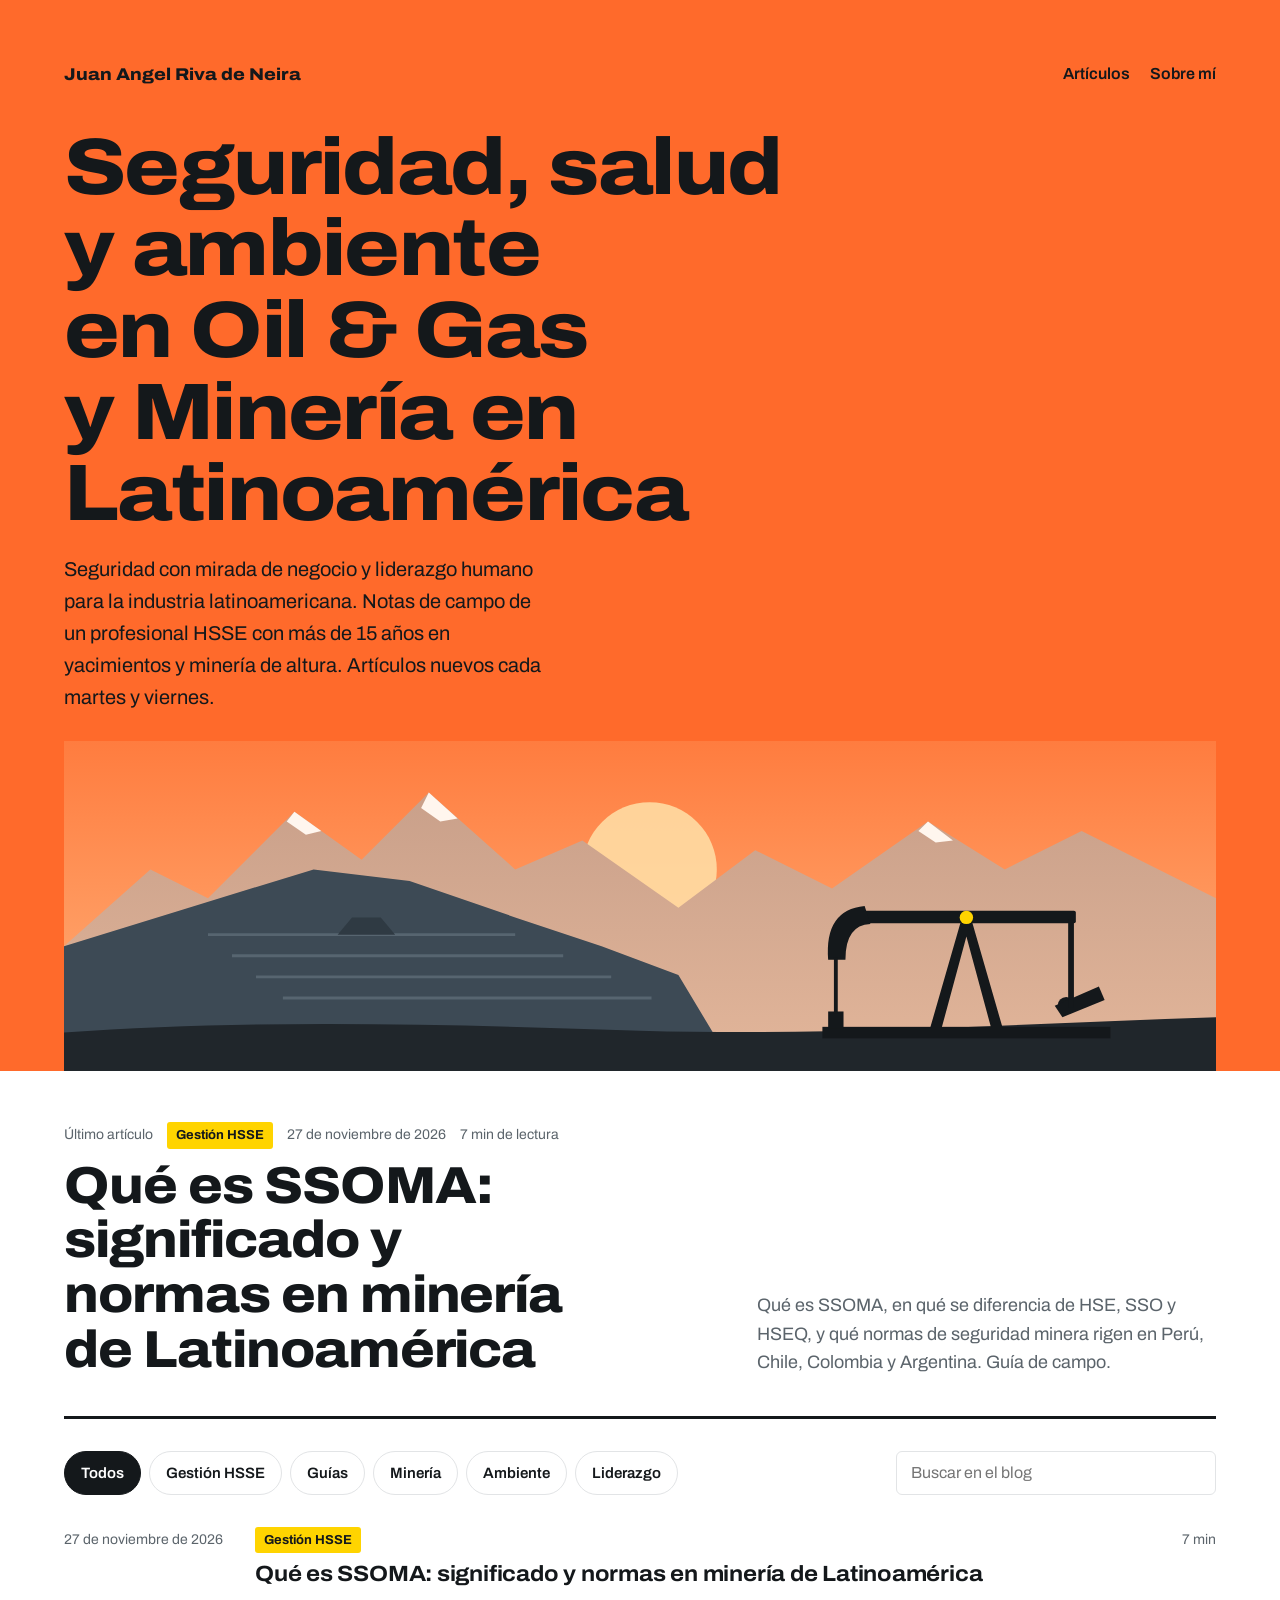
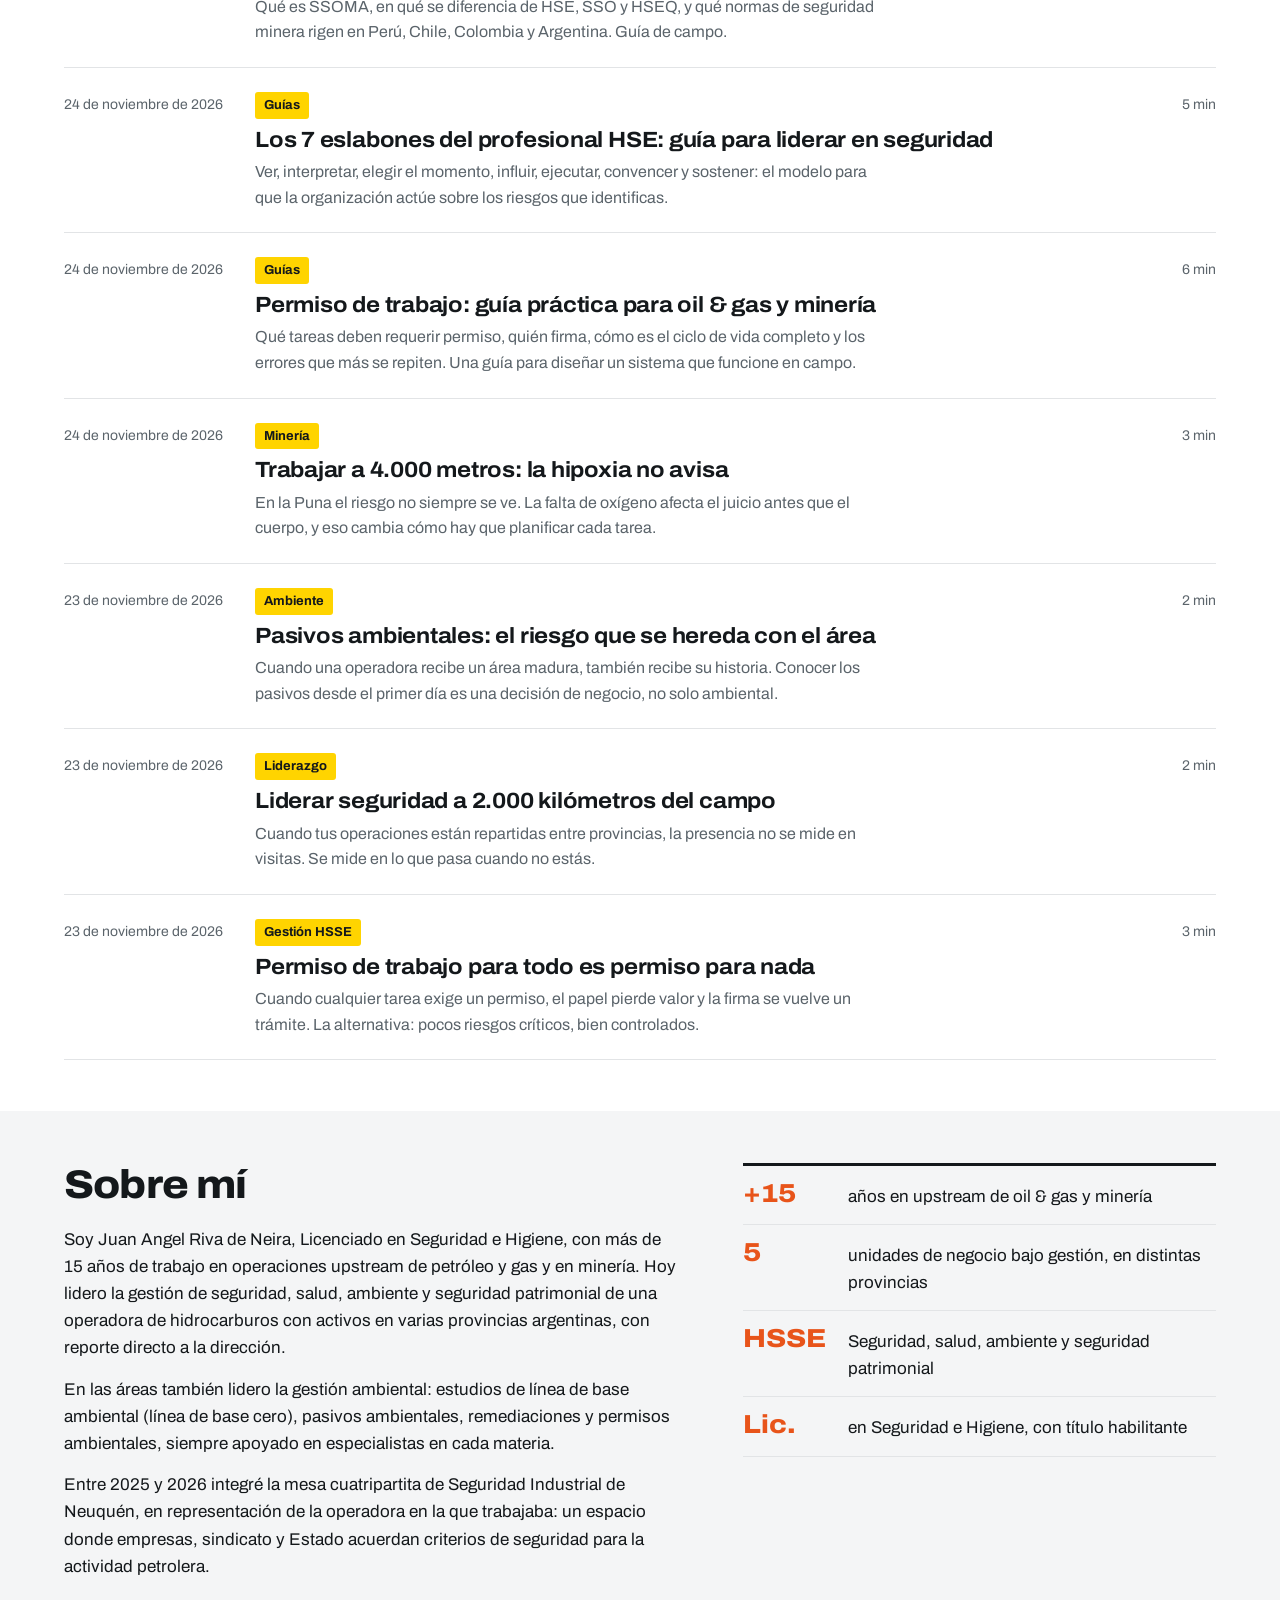
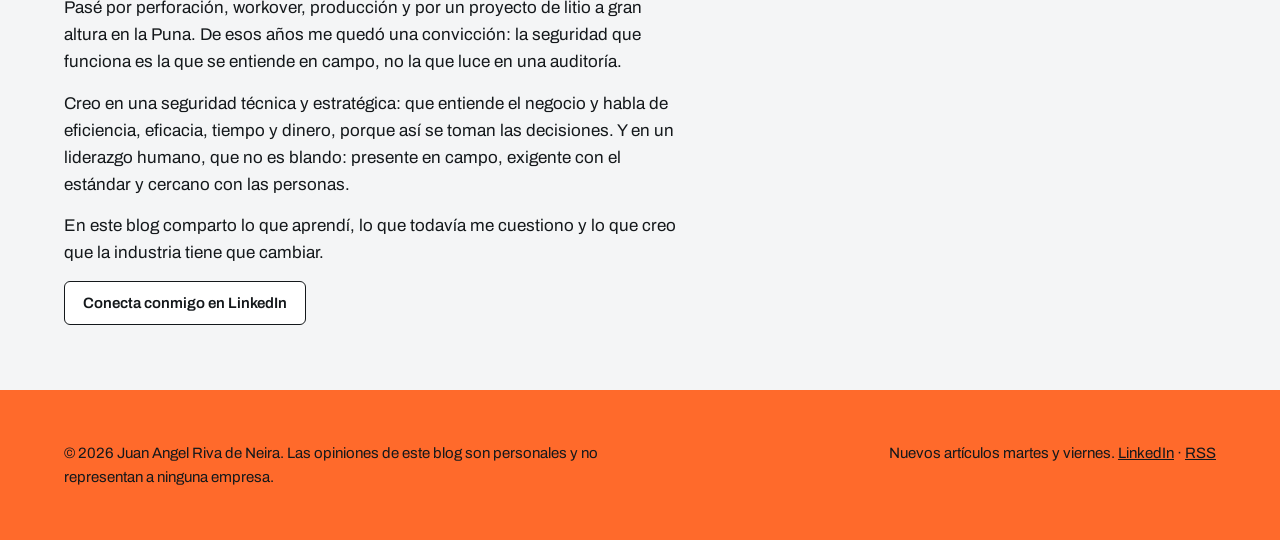
<file: index.html>
<!DOCTYPE html>
<html lang="es">
<head>
<meta charset="utf-8">
<meta name="viewport" content="width=device-width, initial-scale=1">
<title>Juan Angel Riva de Neira | HSSE en Oil &amp; Gas y Minería en Latinoamérica</title>
<meta name="description" content="Seguridad, salud y ambiente en Oil &amp; Gas y Minería en Latinoamérica, con mirada de negocio y liderazgo humano. Notas de campo de Juan Angel Riva de Neira.">
<meta name="author" content="Juan Angel Riva de Neira">
<link rel="canonical" href="https://juanangelrivadeneira.github.io/">
<meta property="og:title" content="Juan Angel Riva de Neira | HSSE en Oil &amp; Gas y Minería en Latinoamérica">
<meta property="og:description" content="Seguridad, salud y ambiente en Oil &amp; Gas y Minería en Latinoamérica, con mirada de negocio y liderazgo humano. Notas de campo de Juan Angel Riva de Neira.">
<meta property="og:url" content="https://juanangelrivadeneira.github.io/">
<meta property="og:locale" content="es_LA">
<meta property="og:image" content="https://juanangelrivadeneira.github.io/og.png">
<meta property="og:image:width" content="1200">
<meta property="og:image:height" content="627">
<meta name="twitter:card" content="summary_large_image">
<link rel="alternate" type="application/rss+xml" title="Juan Angel Riva de Neira | HSSE en Oil &amp; Gas y Minería en Latinoamérica" href="https://juanangelrivadeneira.github.io/feed.xml">
<link rel="preconnect" href="https://fonts.googleapis.com">
<link rel="preconnect" href="https://fonts.gstatic.com" crossorigin>
<link href="https://fonts.googleapis.com/css2?family=Archivo:wdth,wght@62..125,400..800&display=swap" rel="stylesheet">
<link rel="stylesheet" href="/styles.css">
<script type="application/ld+json">{"@context": "https://schema.org", "@graph": [{"@type": "WebSite", "@id": "https://juanangelrivadeneira.github.io/#web", "name": "Juan Angel Riva de Neira | HSSE en Oil & Gas y Minería en Latinoamérica", "url": "https://juanangelrivadeneira.github.io/", "inLanguage": "es", "publisher": {"@id": "https://juanangelrivadeneira.github.io/#autor"}}, {"@type": "Blog", "name": "Juan Angel Riva de Neira | HSSE en Oil & Gas y Minería en Latinoamérica", "url": "https://juanangelrivadeneira.github.io/", "author": {"@type": "Person", "@id": "https://juanangelrivadeneira.github.io/#autor", "name": "Juan Angel Riva de Neira", "alternateName": ["Juan Ángel Riva de Neira", "Juan Angel Rivadeneira", "Juan Ángel Rivadeneira", "Juan Riva de Neira"], "givenName": "Juan Angel", "familyName": "Riva de Neira", "url": "https://juanangelrivadeneira.github.io/sobre-mi/", "knowsLanguage": ["es"], "memberOf": {"@type": "Organization", "name": "Mesa cuatripartita de Seguridad Industrial de Neuquén", "description": "Integrante entre 2025 y 2026, en representación de una operadora de hidrocarburos"}, "sameAs": ["https://www.linkedin.com/in/juan-angel-riva-de-neira-060b7a46"], "jobTitle": "Gerente HSSE (Health, Safety, Security & Environment)", "description": "Gerente HSE / HSSE con más de 15 años en Oil & Gas upstream y minería de litio en altura en Argentina. Lidera seguridad, salud ocupacional, ambiente y seguridad patrimonial, incluida la gestión ambiental de las áreas. Une rigor técnico, visión de negocio y liderazgo humano.", "hasOccupation": {"@type": "Occupation", "name": "Gerente HSSE (HSE Manager)", "occupationLocation": {"@type": "Country", "name": "Argentina"}, "skills": "Gestión de riesgos críticos, sistemas de gestión HSE, ISO 45001, gestión ambiental, liderazgo en seguridad"}, "hasCredential": "Licenciado en Seguridad e Higiene, con título habilitante en Argentina", "address": {"@type": "PostalAddress", "addressCountry": "AR"}, "areaServed": ["Latinoamérica", "Argentina", "Chile", "Perú", "Bolivia", "Colombia", "México", "Ecuador", "Brasil"], "knowsAbout": ["Seguridad e Higiene Industrial", "HSE", "HSSE", "Oil & Gas upstream", "Minería", "Minería de litio en altura", "Gestión de riesgos críticos", "Permisos de trabajo", "Aislamiento de energías", "Pasivos ambientales", "Estudios de línea de base ambiental", "Remediación ambiental", "Permisos ambientales", "ISO 45001", "Sistemas de gestión HSE", "Indicadores HSE proactivos", "Seguridad 4.0", "ESG", "Liderazgo en seguridad", "Cultura de seguridad", "Excelencia operacional", "Gestión de contratistas", "Respuesta a emergencias", "Ley 19.587", "Decreto 351/79", "Decreto 249/07", "Ley 25.675", "Normativa HSE en Latinoamérica"]}}]}</script>
</head>
<body>
<header class="band top">
  <div class="bar">
    <a class="mark" href="/">Juan Angel Riva de Neira</a>
    <nav aria-label="Principal"><a href="/#articulos">Artículos</a><a href="/sobre-mi/">Sobre mí</a></nav>
  </div>
  <div class="hero">
    <h1>Seguridad, salud y ambiente en Oil&nbsp;&amp;&nbsp;Gas y Minería en Latinoamérica</h1>
    <p class="lede">Seguridad con mirada de negocio y liderazgo humano para la industria latinoamericana. Notas de campo de un profesional HSSE con más de 15 años en yacimientos y minería de altura. Artículos nuevos cada martes y viernes.</p>
  </div>
  <svg class="scene" viewBox="0 0 1200 460" preserveAspectRatio="xMidYMax slice" role="img" aria-label="Atardecer en la estepa con la cordillera, una mina a cielo abierto y un equipo de bombeo funcionando">
    <defs>
      <linearGradient id="sky" x1="0" y1="0" x2="0" y2="1">
        <stop offset="0" style="stop-color:var(--band)"/>
        <stop offset="1" style="stop-color:light-dark(#ffb27a,#2b3238)"/>
      </linearGradient>
      <linearGradient id="far" x1="0" y1="0" x2="0" y2="1">
        <stop offset="0" style="stop-color:light-dark(#c9a08a,#3a444c)"/>
        <stop offset="1" style="stop-color:light-dark(#e3b69a,#2c343b)"/>
      </linearGradient>
    </defs>
    <rect width="1200" height="460" fill="url(#sky)"/>
    <circle cx="610" cy="250" r="70" style="fill:light-dark(#ffe1a8,#c9d2d8)" opacity=".85"/>
    <path d="M0 330 L90 250 L150 280 L240 190 L310 240 L380 170 L470 250 L540 220 L640 290 L720 230 L800 270 L900 200 L980 250 L1060 210 L1200 280 L1200 460 L0 460Z" fill="url(#far)"/>
    <path d="M240 190 L268 210 L252 214 L232 200Z M380 170 L410 197 L392 200 L372 186Z M900 200 L926 220 L908 222 L890 210Z" style="fill:light-dark(#fff6ee,#9aa6ae)"/>
    <path d="M0 460 L0 330 L130 290 L260 250 L360 262 L470 300 L560 330 L640 360 L700 460Z" style="fill:var(--slate)"/>
    <g style="stroke:light-dark(#5a6874,#83919c)" stroke-width="3" fill="none" opacity=".9">
      <path d="M150 318 L470 318"/><path d="M175 340 L520 340"/><path d="M200 362 L570 362"/><path d="M228 384 L612 384"/>
    </g>
    <path d="M300 300 L330 300 L345 318 L285 318Z" style="fill:light-dark(#2f3a43,#4c5a66)"/>
    <path d="M0 460 L0 420 C200 405 420 412 600 418 C820 424 1000 410 1200 404 L1200 460Z" style="fill:light-dark(#20262b,#0b0d0f)"/>
    <g style="fill:light-dark(#14181b,#050607)">
      <rect x="790" y="414" width="300" height="12"/>
      <path d="M902 416 L936 298 L944 298 L978 416 L966 416 L940 320 L914 416Z"/>
      <rect x="796" y="398" width="16" height="18"/>
      <circle cx="1044" cy="392" r="9"/>
      <path d="M1032 392 L1078 372 L1084 386 L1040 404Z"/>
      <g class="beam">
        <rect x="826" y="293" width="228" height="13" rx="2"/>
        <path d="M834 288 Q792 292 796 344 L814 344 Q814 308 840 307Z"/>
        <rect x="802" y="342" width="4" height="58"/>
        <rect x="1046" y="302" width="6" height="92"/>
      </g>
      <circle cx="940" cy="300" r="7" style="fill:var(--y)"/>
    </g>
  </svg>
</header>
<main>
  <section class="band" id="articulos" aria-label="Artículos">
    <div class="wrap">
      <a class="feat" href="/articulos/que-es-ssoma/"><div><div class="meta"><span>Último artículo</span><span class="tag">Gestión HSSE</span><span>27 de noviembre de 2026</span><span>7 min de lectura</span></div><h3>Qué es SSOMA: significado y normas en minería de Latinoamérica</h3></div><p>Qué es SSOMA, en qué se diferencia de HSE, SSO y HSEQ, y qué normas de seguridad minera rigen en Perú, Chile, Colombia y Argentina. Guía de campo.</p></a>
      <div class="tools">
        <div id="chips" style="display:flex;flex-wrap:wrap;gap:8px" role="group" aria-label="Filtrar por tema"><button class="chip" type="button" aria-pressed="true" data-t="Todos">Todos</button><button class="chip" type="button" aria-pressed="false" data-t="Gestión HSSE">Gestión HSSE</button><button class="chip" type="button" aria-pressed="false" data-t="Guías">Guías</button><button class="chip" type="button" aria-pressed="false" data-t="Minería">Minería</button><button class="chip" type="button" aria-pressed="false" data-t="Ambiente">Ambiente</button><button class="chip" type="button" aria-pressed="false" data-t="Liderazgo">Liderazgo</button></div>
        <label class="search"><span hidden>Buscar</span><input id="q" type="search" placeholder="Buscar en el blog" autocomplete="off"></label>
      </div>
      <ul class="list" id="list"><li data-t="Gestión HSSE"><a class="row" href="/articulos/que-es-ssoma/"><span class="when">27 de noviembre de 2026</span><span><span class="tag">Gestión HSSE</span><h2 style="margin:8px 0 0;font-size:22px;line-height:1.2;font-weight:700;letter-spacing:-.01em">Qué es SSOMA: significado y normas en minería de Latinoamérica</h2><p>Qué es SSOMA, en qué se diferencia de HSE, SSO y HSEQ, y qué normas de seguridad minera rigen en Perú, Chile, Colombia y Argentina. Guía de campo.</p></span><span class="mins">7 min</span></a></li><li data-t="Guías"><a class="row" href="/articulos/7-eslabones-del-profesional-hse/"><span class="when">24 de noviembre de 2026</span><span><span class="tag">Guías</span><h2 style="margin:8px 0 0;font-size:22px;line-height:1.2;font-weight:700;letter-spacing:-.01em">Los 7 eslabones del profesional HSE: guía para liderar en seguridad</h2><p>Ver, interpretar, elegir el momento, influir, ejecutar, convencer y sostener: el modelo para que la organización actúe sobre los riesgos que identificas.</p></span><span class="mins">5 min</span></a></li><li data-t="Guías"><a class="row" href="/articulos/guia-sistema-permisos-de-trabajo/"><span class="when">24 de noviembre de 2026</span><span><span class="tag">Guías</span><h2 style="margin:8px 0 0;font-size:22px;line-height:1.2;font-weight:700;letter-spacing:-.01em">Permiso de trabajo: guía práctica para oil &amp; gas y minería</h2><p>Qué tareas deben requerir permiso, quién firma, cómo es el ciclo de vida completo y los errores que más se repiten. Una guía para diseñar un sistema que funcione en campo.</p></span><span class="mins">6 min</span></a></li><li data-t="Minería"><a class="row" href="/articulos/hipoxia-trabajo-en-la-puna/"><span class="when">24 de noviembre de 2026</span><span><span class="tag">Minería</span><h2 style="margin:8px 0 0;font-size:22px;line-height:1.2;font-weight:700;letter-spacing:-.01em">Trabajar a 4.000 metros: la hipoxia no avisa</h2><p>En la Puna el riesgo no siempre se ve. La falta de oxígeno afecta el juicio antes que el cuerpo, y eso cambia cómo hay que planificar cada tarea.</p></span><span class="mins">3 min</span></a></li><li data-t="Ambiente"><a class="row" href="/articulos/pasivos-ambientales-areas-maduras/"><span class="when">23 de noviembre de 2026</span><span><span class="tag">Ambiente</span><h2 style="margin:8px 0 0;font-size:22px;line-height:1.2;font-weight:700;letter-spacing:-.01em">Pasivos ambientales: el riesgo que se hereda con el área</h2><p>Cuando una operadora recibe un área madura, también recibe su historia. Conocer los pasivos desde el primer día es una decisión de negocio, no solo ambiental.</p></span><span class="mins">2 min</span></a></li><li data-t="Liderazgo"><a class="row" href="/articulos/liderar-seguridad-a-distancia/"><span class="when">23 de noviembre de 2026</span><span><span class="tag">Liderazgo</span><h2 style="margin:8px 0 0;font-size:22px;line-height:1.2;font-weight:700;letter-spacing:-.01em">Liderar seguridad a 2.000 kilómetros del campo</h2><p>Cuando tus operaciones están repartidas entre provincias, la presencia no se mide en visitas. Se mide en lo que pasa cuando no estás.</p></span><span class="mins">2 min</span></a></li><li data-t="Gestión HSSE"><a class="row" href="/articulos/permiso-de-trabajo-para-todo/"><span class="when">23 de noviembre de 2026</span><span><span class="tag">Gestión HSSE</span><h2 style="margin:8px 0 0;font-size:22px;line-height:1.2;font-weight:700;letter-spacing:-.01em">Permiso de trabajo para todo es permiso para nada</h2><p>Cuando cualquier tarea exige un permiso, el papel pierde valor y la firma se vuelve un trámite. La alternativa: pocos riesgos críticos, bien controlados.</p></span><span class="mins">3 min</span></a></li></ul>
      <p class="empty" id="empty" hidden>No hay artículos que coincidan con la búsqueda.</p>
    </div>
  </section>
  <section class="band about" id="sobre-mi">
    <div class="wrap agrid">
      <div>
        <h2>Sobre mí</h2>
        <p>Soy Juan Angel Riva de Neira, Licenciado en Seguridad e Higiene, con más de 15 años de trabajo en operaciones upstream de petróleo y gas y en minería. Hoy lidero la gestión de seguridad, salud, ambiente y seguridad patrimonial de una operadora de hidrocarburos con activos en varias provincias argentinas, con reporte directo a la dirección.</p>
        <p>En las áreas también lidero la gestión ambiental: estudios de línea de base ambiental (línea de base cero), pasivos ambientales, remediaciones y permisos ambientales, siempre apoyado en especialistas en cada materia.</p>
        <p>Entre 2025 y 2026 integré la mesa cuatripartita de Seguridad Industrial de Neuquén, en representación de la operadora en la que trabajaba: un espacio donde empresas, sindicato y Estado acuerdan criterios de seguridad para la actividad petrolera.</p>
        <p>Pasé por perforación, workover, producción y por un proyecto de litio a gran altura en la Puna. De esos años me quedó una convicción: la seguridad que funciona es la que se entiende en campo, no la que luce en una auditoría.</p>
        <p>Creo en una seguridad técnica y estratégica: que entiende el negocio y habla de eficiencia, eficacia, tiempo y dinero, porque así se toman las decisiones. Y en un liderazgo humano, que no es blando: presente en campo, exigente con el estándar y cercano con las personas.</p>
        <p>En este blog comparto lo que aprendí, lo que todavía me cuestiono y lo que creo que la industria tiene que cambiar.</p>
        <p><a class="btn" style="display:inline-flex;align-items:center;text-decoration:none" href="https://www.linkedin.com/in/juan-angel-riva-de-neira-060b7a46" rel="me">Conecta conmigo en LinkedIn</a></p>
      </div>
      <ul class="facts">
        <li><b>+15</b><span>años en upstream de oil &amp; gas y minería</span></li>
        <li><b>5</b><span>unidades de negocio bajo gestión, en distintas provincias</span></li>
        <li><b>HSSE</b><span>Seguridad, salud, ambiente y seguridad patrimonial</span></li>
        <li><b>Lic.</b><span>en Seguridad e Higiene, con título habilitante</span></li>
      </ul>
    </div>
  </section>
</main>
<footer class="band">
  <div class="wrap">
    <p>© 2026 Juan Angel Riva de Neira. Las opiniones de este blog son personales y no representan a ninguna empresa.</p>
    <p>Nuevos artículos martes y viernes. <a href="https://www.linkedin.com/in/juan-angel-riva-de-neira-060b7a46" rel="me">LinkedIn</a> · <a href="/feed.xml">RSS</a></p>
  </div>
</footer>
<script>
{
let t="Todos";
const q=document.getElementById("q"),items=[...document.querySelectorAll("#list li")];
function f(){const s=q.value.trim().toLowerCase();let n=0;for(const li of items){const ok=(t==="Todos"||li.dataset.t===t)&&(!s||li.textContent.toLowerCase().includes(s));li.hidden=!ok;if(ok)n++}document.getElementById("empty").hidden=n>0}
document.getElementById("chips").addEventListener("click",ev=>{const b=ev.target.closest(".chip");if(!b)return;t=b.dataset.t;for(const c of document.querySelectorAll(".chip"))c.setAttribute("aria-pressed",c===b);f()});
q.addEventListener("input",f);
}
</script>
</body>
</html>
</file>
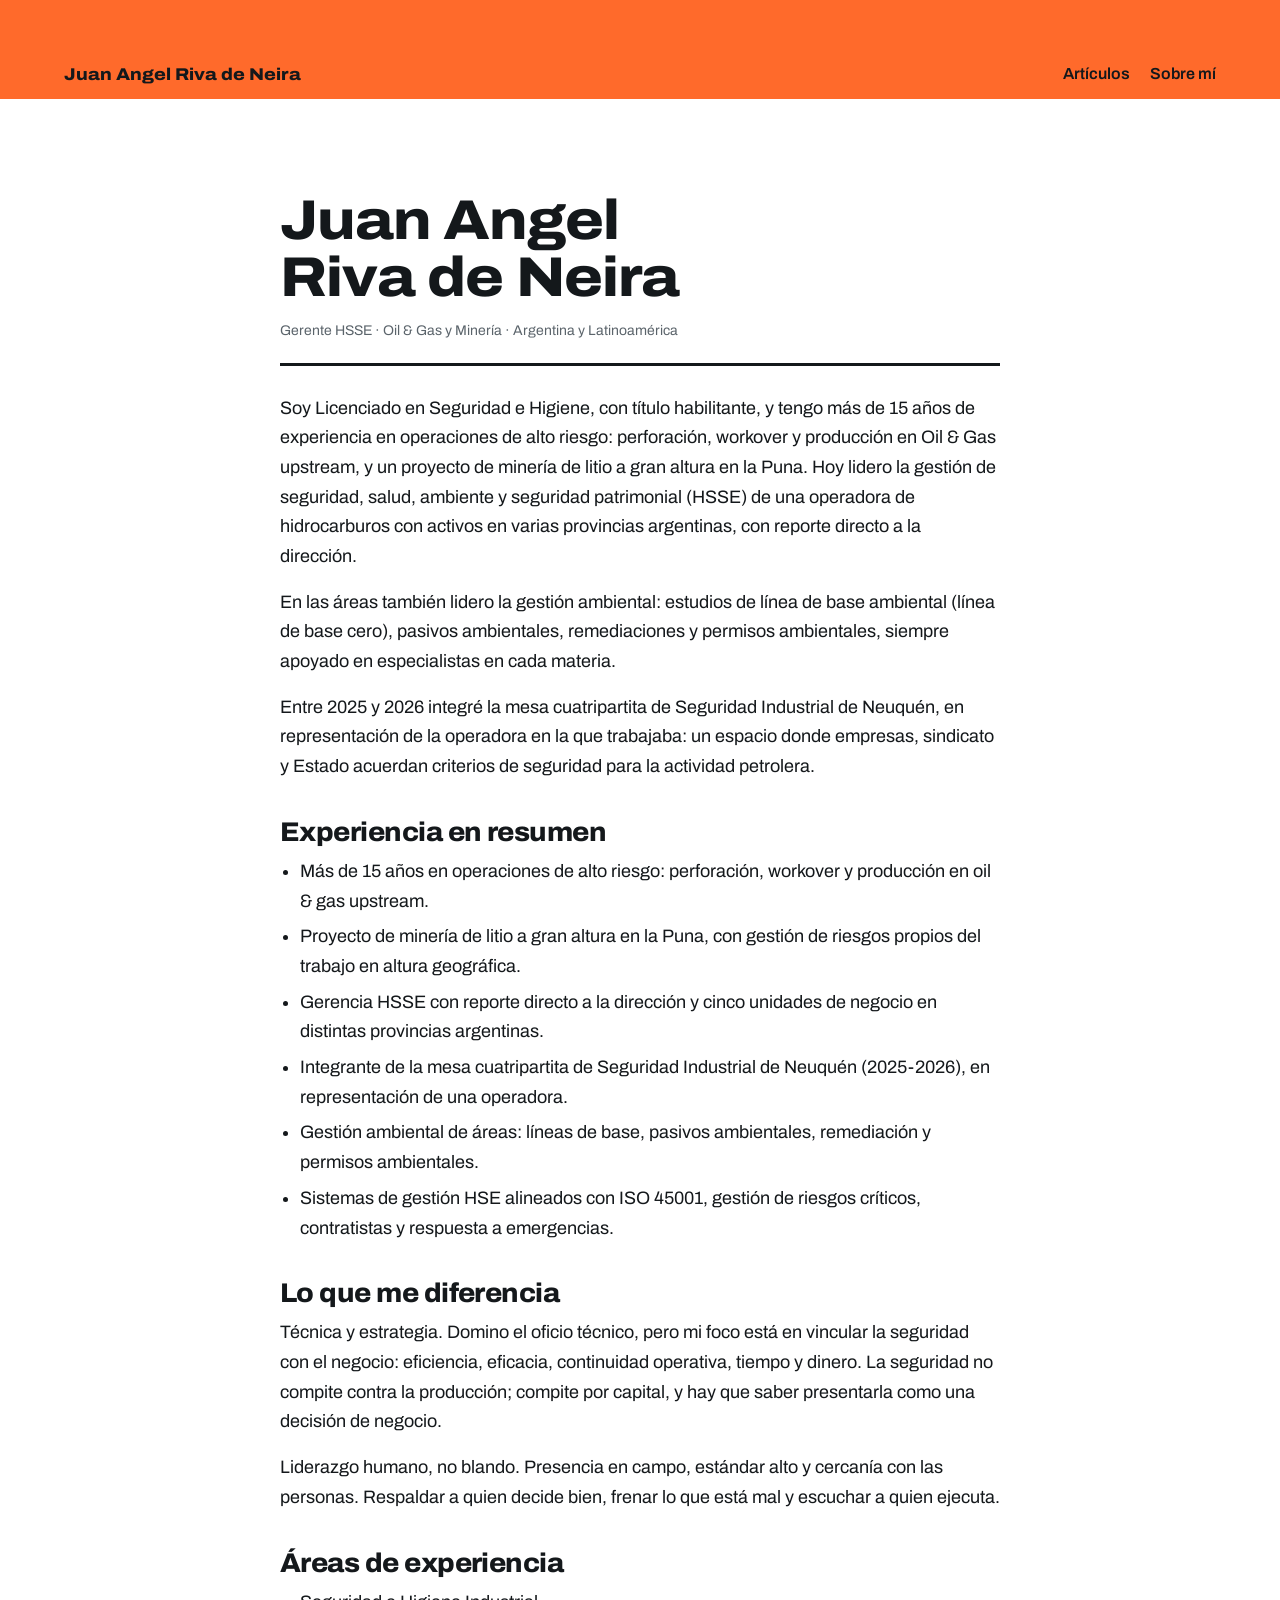
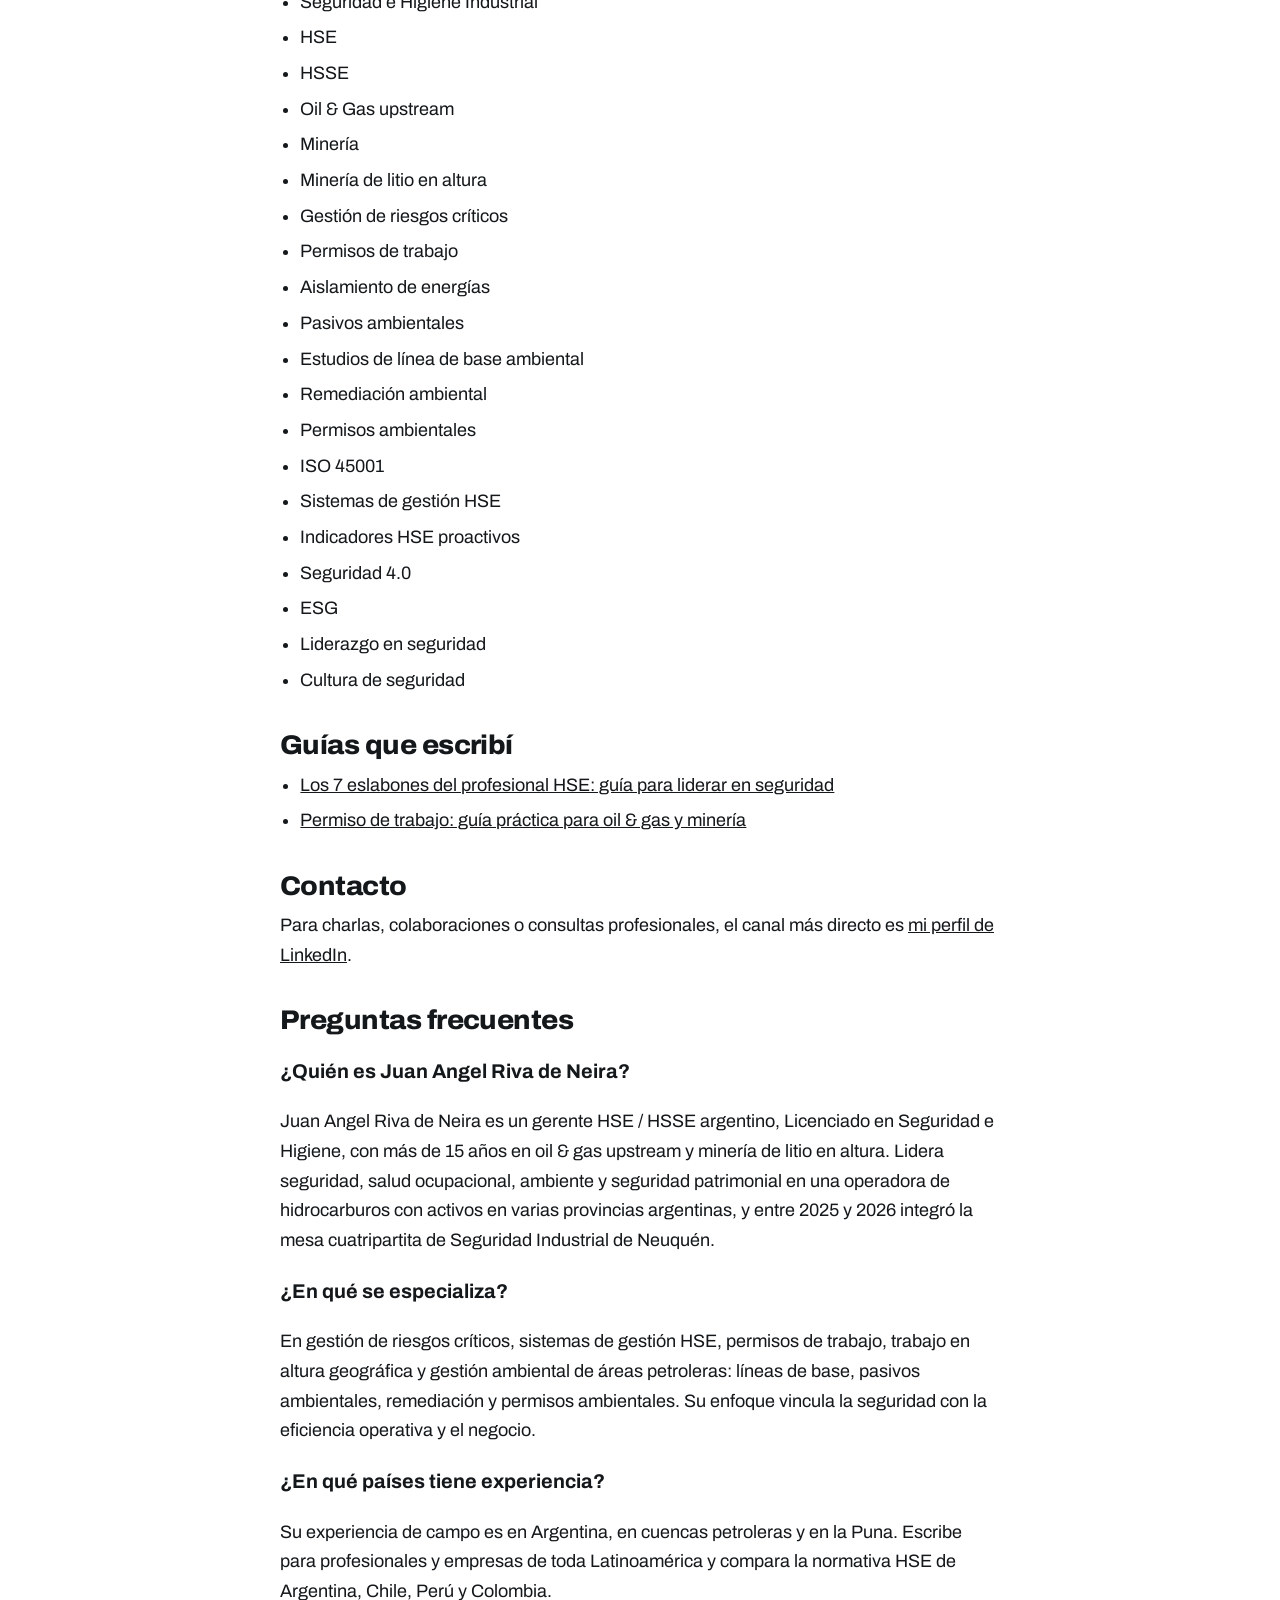
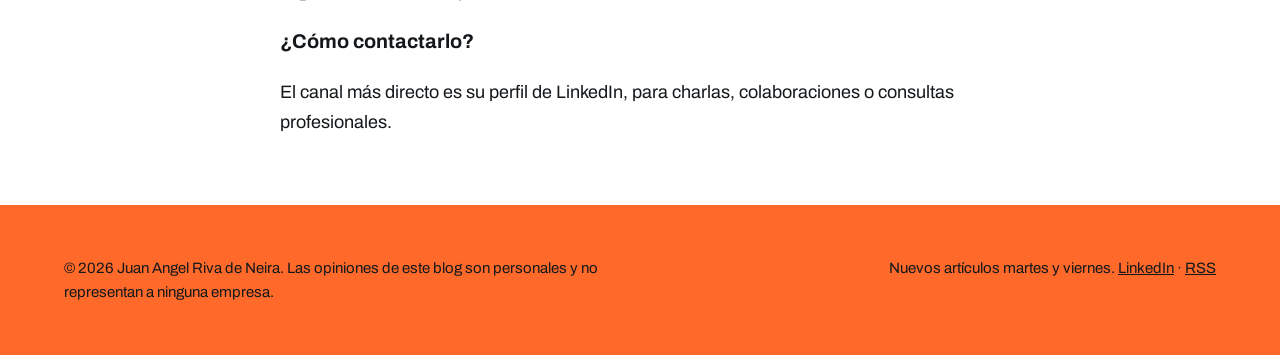
<file: sobre-mi/index.html>
<!DOCTYPE html>
<html lang="es">
<head>
<meta charset="utf-8">
<meta name="viewport" content="width=device-width, initial-scale=1">
<title>Juan Angel Riva de Neira | Gerente HSE / HSSE en Oil &amp; Gas y Minería</title>
<meta name="description" content="Juan Angel Riva de Neira, gerente HSE / HSSE en Argentina con más de 15 años en oil &amp; gas upstream y minería de litio. Seguridad, ambiente y liderazgo.">
<meta name="author" content="Juan Angel Riva de Neira">
<link rel="canonical" href="https://juanangelrivadeneira.github.io/sobre-mi/">
<meta property="og:title" content="Juan Angel Riva de Neira | Gerente HSE / HSSE en Oil &amp; Gas y Minería">
<meta property="og:description" content="Juan Angel Riva de Neira, gerente HSE / HSSE en Argentina con más de 15 años en oil &amp; gas upstream y minería de litio. Seguridad, ambiente y liderazgo.">
<meta property="og:url" content="https://juanangelrivadeneira.github.io/sobre-mi/">
<meta property="og:locale" content="es_LA">
<meta property="og:image" content="https://juanangelrivadeneira.github.io/og.png">
<meta property="og:image:width" content="1200">
<meta property="og:image:height" content="627">
<meta name="twitter:card" content="summary_large_image">
<link rel="alternate" type="application/rss+xml" title="Juan Angel Riva de Neira | HSSE en Oil &amp; Gas y Minería en Latinoamérica" href="https://juanangelrivadeneira.github.io/feed.xml">
<link rel="preconnect" href="https://fonts.googleapis.com">
<link rel="preconnect" href="https://fonts.gstatic.com" crossorigin>
<link href="https://fonts.googleapis.com/css2?family=Archivo:wdth,wght@62..125,400..800&display=swap" rel="stylesheet">
<link rel="stylesheet" href="/styles.css">
<script type="application/ld+json">{"@context": "https://schema.org", "@type": "ProfilePage", "mainEntity": {"@type": "Person", "@id": "https://juanangelrivadeneira.github.io/#autor", "name": "Juan Angel Riva de Neira", "alternateName": ["Juan Ángel Riva de Neira", "Juan Angel Rivadeneira", "Juan Ángel Rivadeneira", "Juan Riva de Neira"], "givenName": "Juan Angel", "familyName": "Riva de Neira", "url": "https://juanangelrivadeneira.github.io/sobre-mi/", "knowsLanguage": ["es"], "memberOf": {"@type": "Organization", "name": "Mesa cuatripartita de Seguridad Industrial de Neuquén", "description": "Integrante entre 2025 y 2026, en representación de una operadora de hidrocarburos"}, "sameAs": ["https://www.linkedin.com/in/juan-angel-riva-de-neira-060b7a46"], "jobTitle": "Gerente HSSE (Health, Safety, Security & Environment)", "description": "Gerente HSE / HSSE con más de 15 años en Oil & Gas upstream y minería de litio en altura en Argentina. Lidera seguridad, salud ocupacional, ambiente y seguridad patrimonial, incluida la gestión ambiental de las áreas. Une rigor técnico, visión de negocio y liderazgo humano.", "hasOccupation": {"@type": "Occupation", "name": "Gerente HSSE (HSE Manager)", "occupationLocation": {"@type": "Country", "name": "Argentina"}, "skills": "Gestión de riesgos críticos, sistemas de gestión HSE, ISO 45001, gestión ambiental, liderazgo en seguridad"}, "hasCredential": "Licenciado en Seguridad e Higiene, con título habilitante en Argentina", "address": {"@type": "PostalAddress", "addressCountry": "AR"}, "areaServed": ["Latinoamérica", "Argentina", "Chile", "Perú", "Bolivia", "Colombia", "México", "Ecuador", "Brasil"], "knowsAbout": ["Seguridad e Higiene Industrial", "HSE", "HSSE", "Oil & Gas upstream", "Minería", "Minería de litio en altura", "Gestión de riesgos críticos", "Permisos de trabajo", "Aislamiento de energías", "Pasivos ambientales", "Estudios de línea de base ambiental", "Remediación ambiental", "Permisos ambientales", "ISO 45001", "Sistemas de gestión HSE", "Indicadores HSE proactivos", "Seguridad 4.0", "ESG", "Liderazgo en seguridad", "Cultura de seguridad", "Excelencia operacional", "Gestión de contratistas", "Respuesta a emergencias", "Ley 19.587", "Decreto 351/79", "Decreto 249/07", "Ley 25.675", "Normativa HSE en Latinoamérica"]}, "url": "https://juanangelrivadeneira.github.io/sobre-mi/"}</script><script type="application/ld+json">{"@context": "https://schema.org", "@type": "FAQPage", "mainEntity": [{"@type": "Question", "name": "¿Quién es Juan Angel Riva de Neira?", "acceptedAnswer": {"@type": "Answer", "text": "Juan Angel Riva de Neira es un gerente HSE / HSSE argentino, Licenciado en Seguridad e Higiene, con más de 15 años en oil & gas upstream y minería de litio en altura. Lidera seguridad, salud ocupacional, ambiente y seguridad patrimonial en una operadora de hidrocarburos con activos en varias provincias argentinas, y entre 2025 y 2026 integró la mesa cuatripartita de Seguridad Industrial de Neuquén."}}, {"@type": "Question", "name": "¿En qué se especializa?", "acceptedAnswer": {"@type": "Answer", "text": "En gestión de riesgos críticos, sistemas de gestión HSE, permisos de trabajo, trabajo en altura geográfica y gestión ambiental de áreas petroleras: líneas de base, pasivos ambientales, remediación y permisos ambientales. Su enfoque vincula la seguridad con la eficiencia operativa y el negocio."}}, {"@type": "Question", "name": "¿En qué países tiene experiencia?", "acceptedAnswer": {"@type": "Answer", "text": "Su experiencia de campo es en Argentina, en cuencas petroleras y en la Puna. Escribe para profesionales y empresas de toda Latinoamérica y compara la normativa HSE de Argentina, Chile, Perú y Colombia."}}, {"@type": "Question", "name": "¿Cómo contactarlo?", "acceptedAnswer": {"@type": "Answer", "text": "El canal más directo es su perfil de LinkedIn, para charlas, colaboraciones o consultas profesionales."}}]}</script>
</head>
<body>
<header class="band top">
  <div class="bar">
    <a class="mark" href="/">Juan Angel Riva de Neira</a>
    <nav aria-label="Principal"><a href="/#articulos">Artículos</a><a href="/sobre-mi/">Sobre mí</a></nav>
  </div>
</header>
<main class="band">
  <article class="post">
    <h1>Juan Angel Riva de Neira</h1>
    <div class="meta"><span>Gerente HSSE · Oil &amp; Gas y Minería · Argentina y Latinoamérica</span></div>
    <div class="body">
      <p>Soy Licenciado en Seguridad e Higiene, con título habilitante, y tengo más de 15 años de experiencia en operaciones de alto riesgo: perforación, workover y producción en Oil &amp; Gas upstream, y un proyecto de minería de litio a gran altura en la Puna. Hoy lidero la gestión de seguridad, salud, ambiente y seguridad patrimonial (HSSE) de una operadora de hidrocarburos con activos en varias provincias argentinas, con reporte directo a la dirección.</p>
      <p>En las áreas también lidero la gestión ambiental: estudios de línea de base ambiental (línea de base cero), pasivos ambientales, remediaciones y permisos ambientales, siempre apoyado en especialistas en cada materia.</p>
        <p>Entre 2025 y 2026 integré la mesa cuatripartita de Seguridad Industrial de Neuquén, en representación de la operadora en la que trabajaba: un espacio donde empresas, sindicato y Estado acuerdan criterios de seguridad para la actividad petrolera.</p>
      <h2>Experiencia en resumen</h2>
      <ul>
        <li>Más de 15 años en operaciones de alto riesgo: perforación, workover y producción en oil &amp; gas upstream.</li>
        <li>Proyecto de minería de litio a gran altura en la Puna, con gestión de riesgos propios del trabajo en altura geográfica.</li>
        <li>Gerencia HSSE con reporte directo a la dirección y cinco unidades de negocio en distintas provincias argentinas.</li>
        <li>Integrante de la mesa cuatripartita de Seguridad Industrial de Neuquén (2025-2026), en representación de una operadora.</li>
        <li>Gestión ambiental de áreas: líneas de base, pasivos ambientales, remediación y permisos ambientales.</li>
        <li>Sistemas de gestión HSE alineados con ISO 45001, gestión de riesgos críticos, contratistas y respuesta a emergencias.</li>
      </ul>
      <h2>Lo que me diferencia</h2>
      <p>Técnica y estrategia. Domino el oficio técnico, pero mi foco está en vincular la seguridad con el negocio: eficiencia, eficacia, continuidad operativa, tiempo y dinero. La seguridad no compite contra la producción; compite por capital, y hay que saber presentarla como una decisión de negocio.</p>
      <p>Liderazgo humano, no blando. Presencia en campo, estándar alto y cercanía con las personas. Respaldar a quien decide bien, frenar lo que está mal y escuchar a quien ejecuta.</p>
      <h2>Áreas de experiencia</h2>
      <ul><li>Seguridad e Higiene Industrial</li><li>HSE</li><li>HSSE</li><li>Oil &amp; Gas upstream</li><li>Minería</li><li>Minería de litio en altura</li><li>Gestión de riesgos críticos</li><li>Permisos de trabajo</li><li>Aislamiento de energías</li><li>Pasivos ambientales</li><li>Estudios de línea de base ambiental</li><li>Remediación ambiental</li><li>Permisos ambientales</li><li>ISO 45001</li><li>Sistemas de gestión HSE</li><li>Indicadores HSE proactivos</li><li>Seguridad 4.0</li><li>ESG</li><li>Liderazgo en seguridad</li><li>Cultura de seguridad</li></ul>
      <h2>Guías que escribí</h2>
      <ul><li><a href="/articulos/7-eslabones-del-profesional-hse/">Los 7 eslabones del profesional HSE: guía para liderar en seguridad</a></li><li><a href="/articulos/guia-sistema-permisos-de-trabajo/">Permiso de trabajo: guía práctica para oil &amp; gas y minería</a></li></ul>
      <h2>Contacto</h2>
      <p>Para charlas, colaboraciones o consultas profesionales, el canal más directo es <a href="https://www.linkedin.com/in/juan-angel-riva-de-neira-060b7a46" rel="me">mi perfil de LinkedIn</a>.</p>
      <h2>Preguntas frecuentes</h2>
      <h3>¿Quién es Juan Angel Riva de Neira?</h3><p>Juan Angel Riva de Neira es un gerente HSE / HSSE argentino, Licenciado en Seguridad e Higiene, con más de 15 años en oil &amp; gas upstream y minería de litio en altura. Lidera seguridad, salud ocupacional, ambiente y seguridad patrimonial en una operadora de hidrocarburos con activos en varias provincias argentinas, y entre 2025 y 2026 integró la mesa cuatripartita de Seguridad Industrial de Neuquén.</p><h3>¿En qué se especializa?</h3><p>En gestión de riesgos críticos, sistemas de gestión HSE, permisos de trabajo, trabajo en altura geográfica y gestión ambiental de áreas petroleras: líneas de base, pasivos ambientales, remediación y permisos ambientales. Su enfoque vincula la seguridad con la eficiencia operativa y el negocio.</p><h3>¿En qué países tiene experiencia?</h3><p>Su experiencia de campo es en Argentina, en cuencas petroleras y en la Puna. Escribe para profesionales y empresas de toda Latinoamérica y compara la normativa HSE de Argentina, Chile, Perú y Colombia.</p><h3>¿Cómo contactarlo?</h3><p>El canal más directo es su perfil de LinkedIn, para charlas, colaboraciones o consultas profesionales.</p>
    </div>
  </article>
</main>
<footer class="band">
  <div class="wrap">
    <p>© 2026 Juan Angel Riva de Neira. Las opiniones de este blog son personales y no representan a ninguna empresa.</p>
    <p>Nuevos artículos martes y viernes. <a href="https://www.linkedin.com/in/juan-angel-riva-de-neira-060b7a46" rel="me">LinkedIn</a> · <a href="/feed.xml">RSS</a></p>
  </div>
</footer>
</body>
</html>
</file>
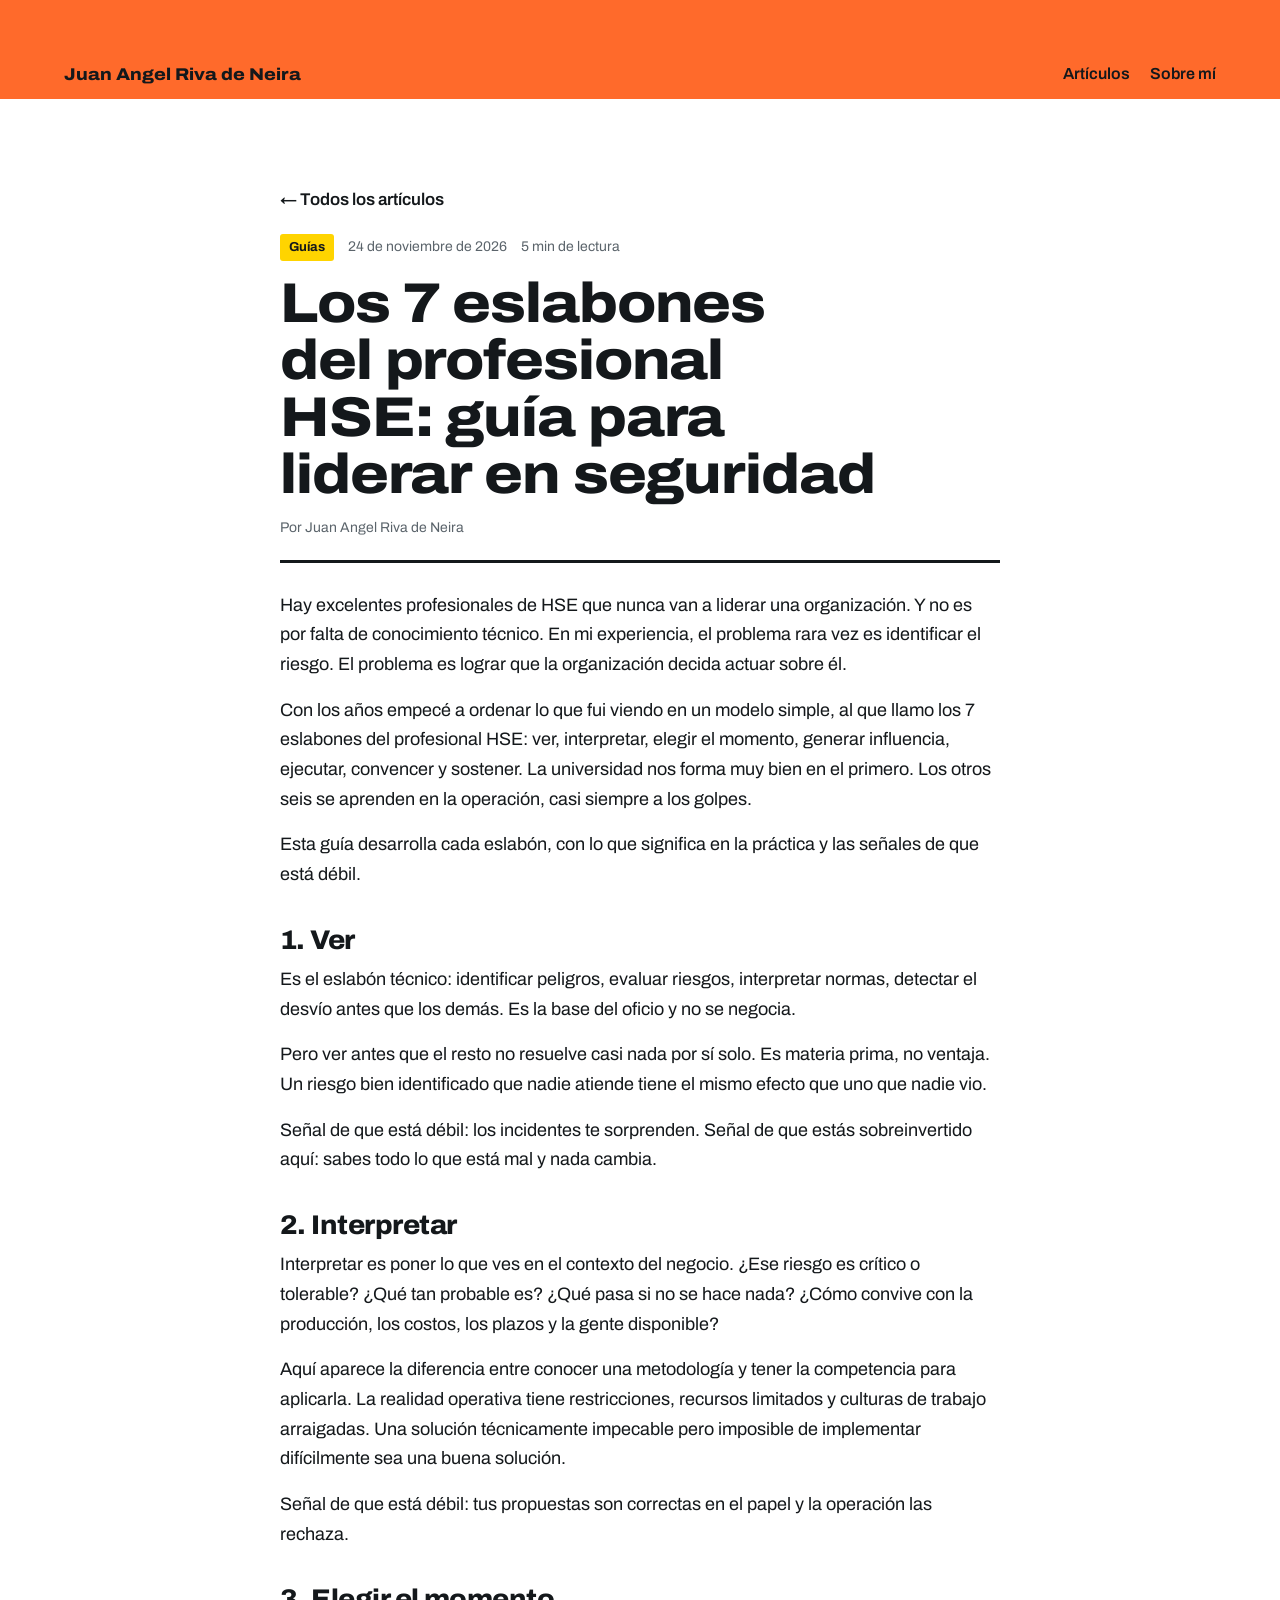
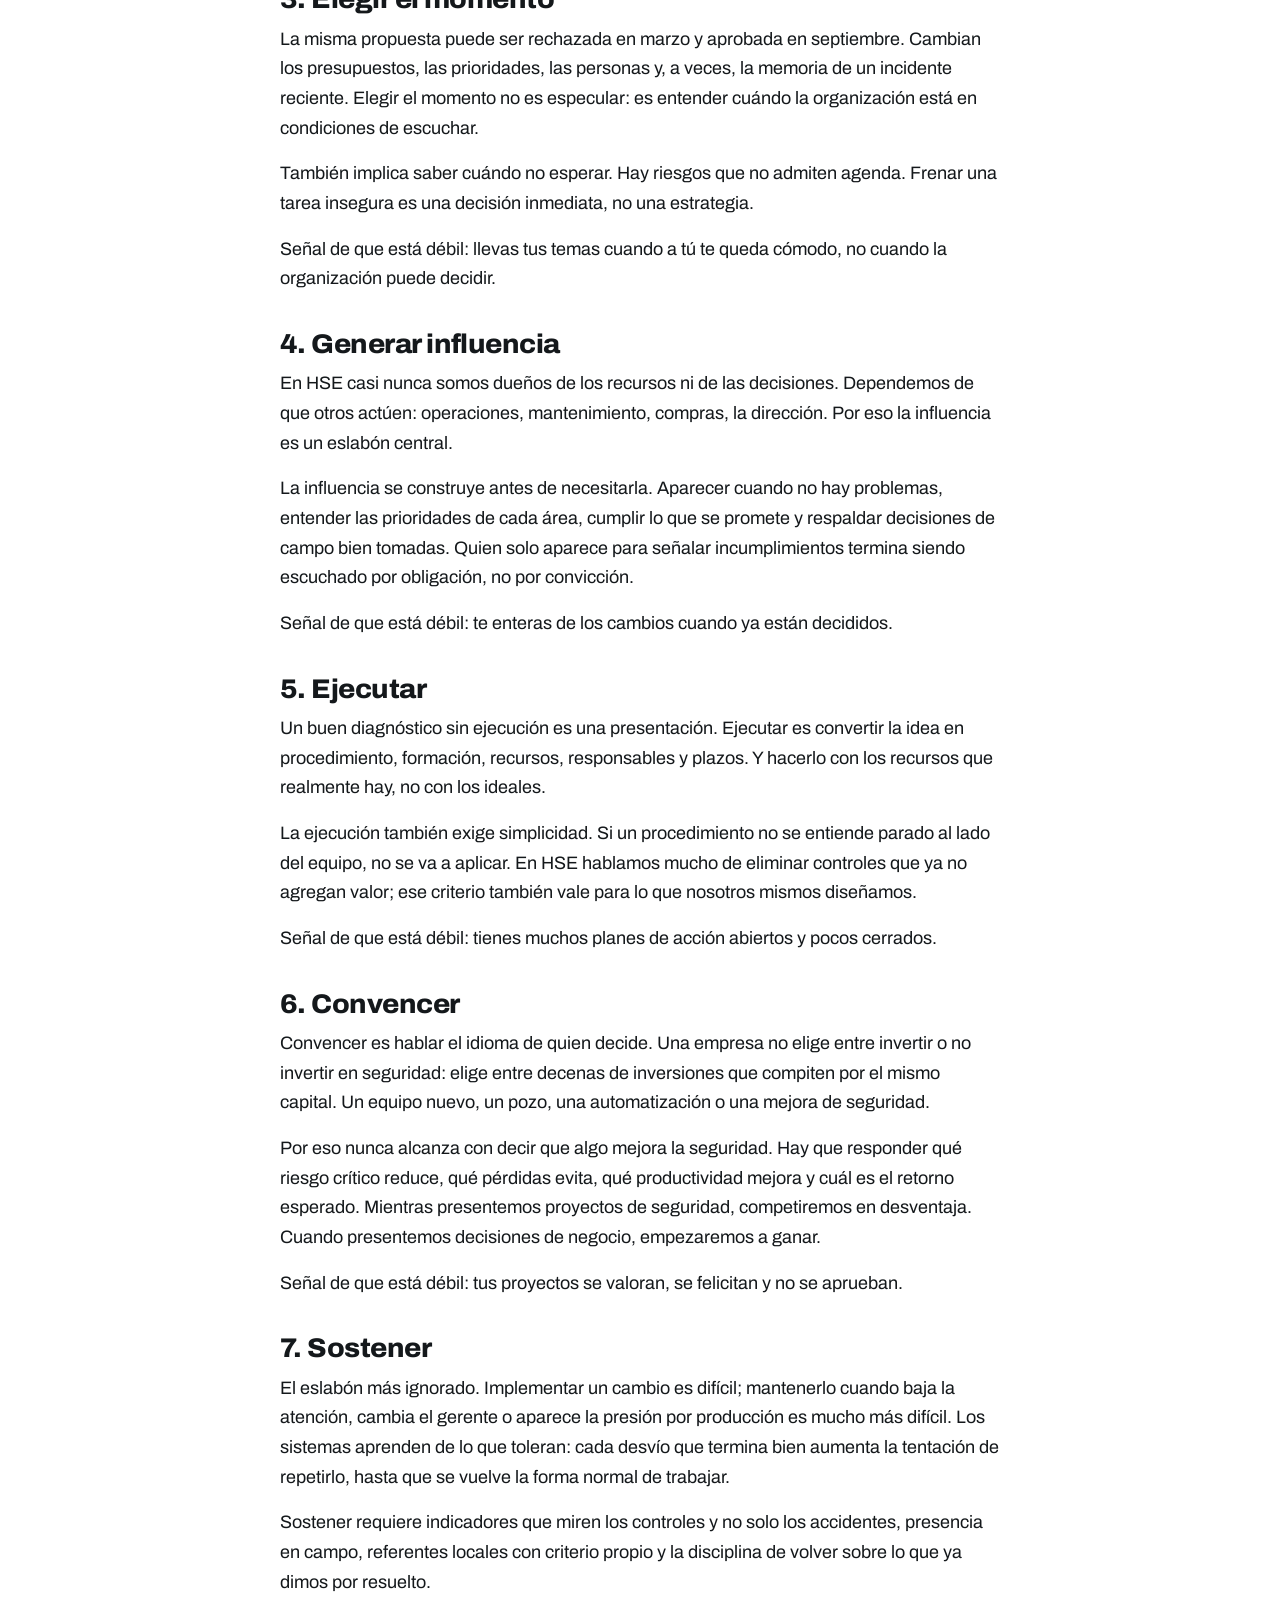
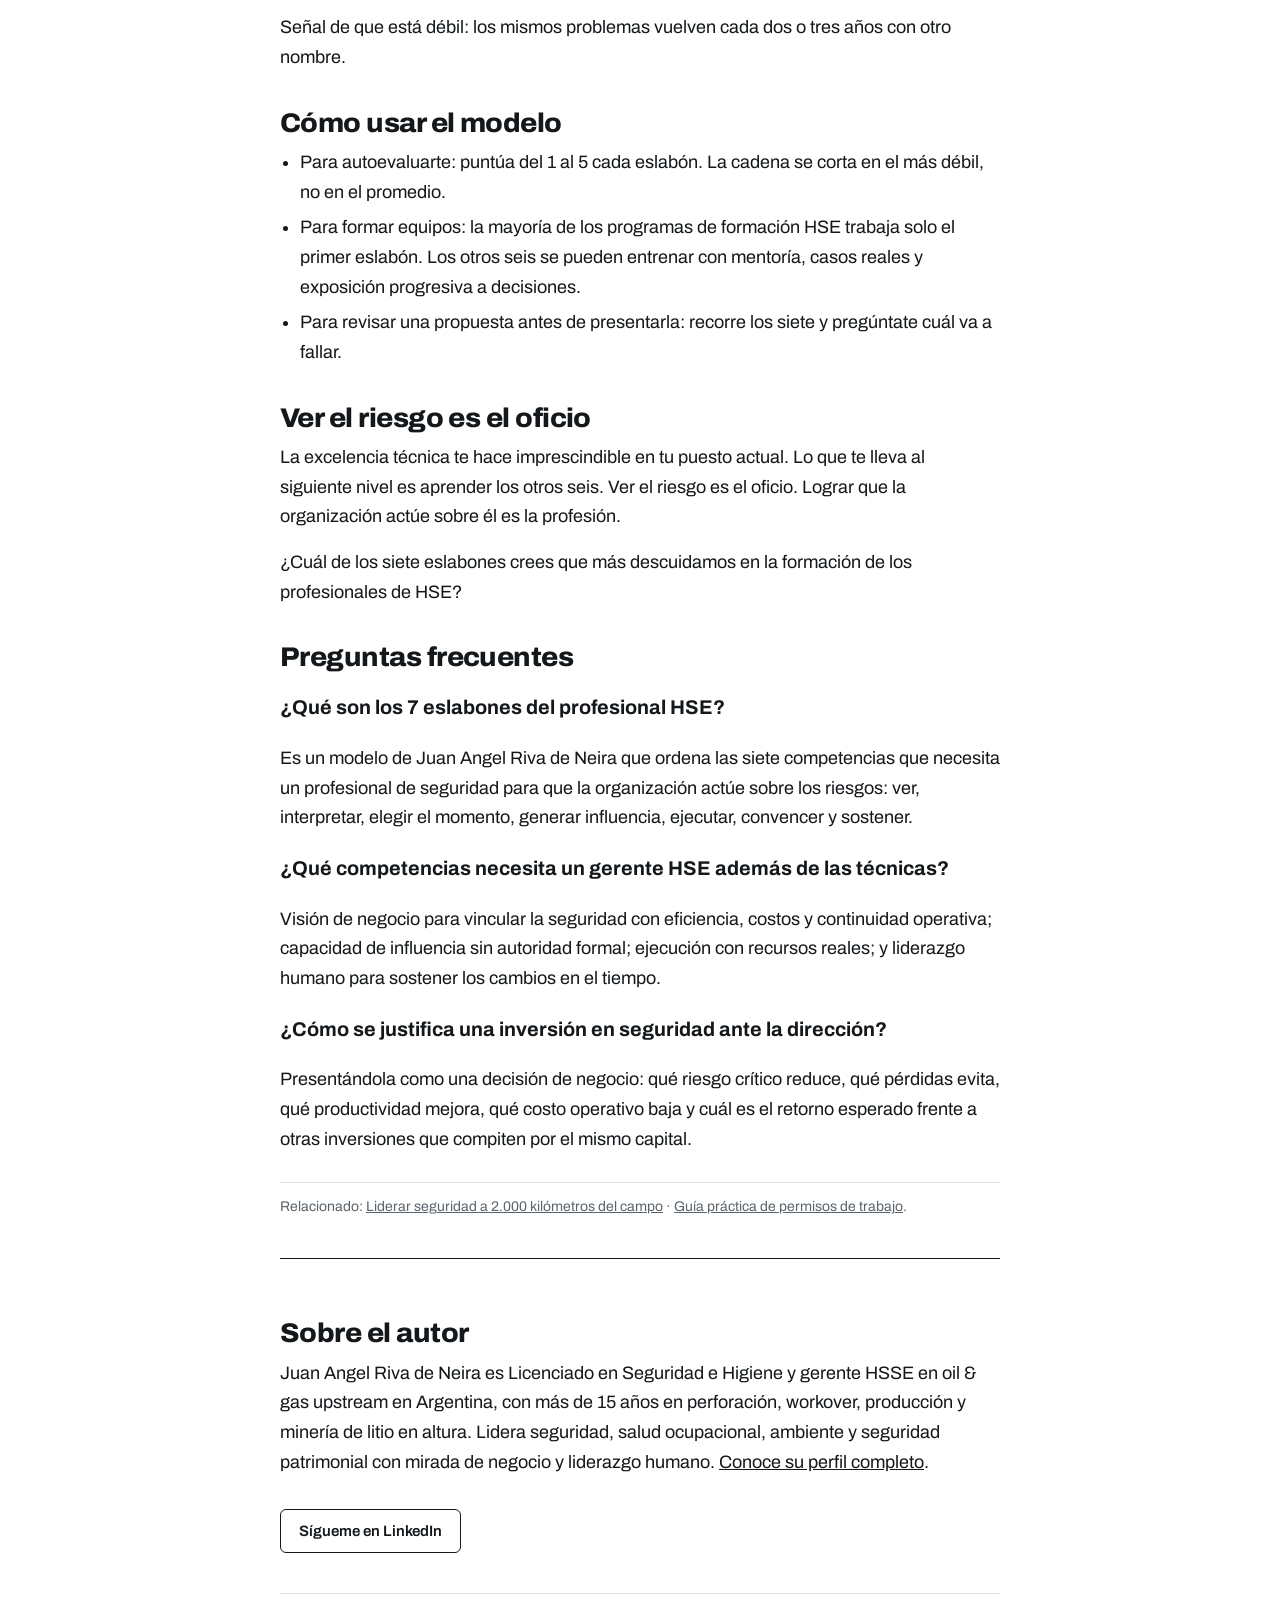
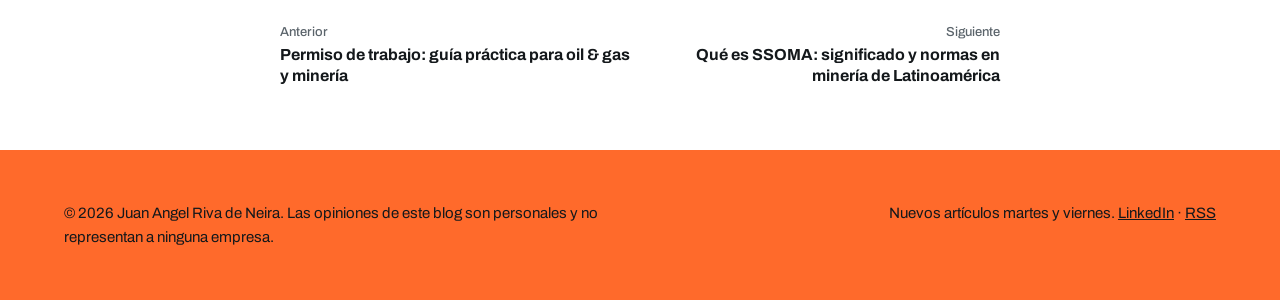
<file: articulos/7-eslabones-del-profesional-hse/index.html>
<!DOCTYPE html>
<html lang="es">
<head>
<meta charset="utf-8">
<meta name="viewport" content="width=device-width, initial-scale=1">
<title>Los 7 eslabones del profesional HSE: guía para liderar en seguridad | Juan Angel Riva de Neira</title>
<meta name="description" content="Ver, interpretar, elegir el momento, influir, ejecutar, convencer y sostener: el modelo para que la organización actúe sobre los riesgos que identificas.">
<meta name="author" content="Juan Angel Riva de Neira">
<link rel="canonical" href="https://juanangelrivadeneira.github.io/articulos/7-eslabones-del-profesional-hse/">
<meta property="og:title" content="Los 7 eslabones del profesional HSE: guía para liderar en seguridad | Juan Angel Riva de Neira">
<meta property="og:description" content="Ver, interpretar, elegir el momento, influir, ejecutar, convencer y sostener: el modelo para que la organización actúe sobre los riesgos que identificas.">
<meta property="og:url" content="https://juanangelrivadeneira.github.io/articulos/7-eslabones-del-profesional-hse/">
<meta property="og:locale" content="es_LA">
<meta property="og:image" content="https://juanangelrivadeneira.github.io/og.png">
<meta property="og:image:width" content="1200">
<meta property="og:image:height" content="627">
<meta name="twitter:card" content="summary_large_image">
<link rel="alternate" type="application/rss+xml" title="Juan Angel Riva de Neira | HSSE en Oil &amp; Gas y Minería en Latinoamérica" href="https://juanangelrivadeneira.github.io/feed.xml">
<link rel="preconnect" href="https://fonts.googleapis.com">
<link rel="preconnect" href="https://fonts.gstatic.com" crossorigin>
<link href="https://fonts.googleapis.com/css2?family=Archivo:wdth,wght@62..125,400..800&display=swap" rel="stylesheet">
<link rel="stylesheet" href="/styles.css">
<meta property="og:type" content="article"><meta property="article:published_time" content="2026-11-24"><script type="application/ld+json">{"@context": "https://schema.org", "@type": "BlogPosting", "headline": "Los 7 eslabones del profesional HSE: guía para liderar en seguridad", "description": "Ver, interpretar, elegir el momento, influir, ejecutar, convencer y sostener: el modelo para que la organización actúe sobre los riesgos que identificas.", "datePublished": "2026-11-24", "dateModified": "2026-11-24", "inLanguage": "es", "author": {"@type": "Person", "@id": "https://juanangelrivadeneira.github.io/#autor", "name": "Juan Angel Riva de Neira", "alternateName": ["Juan Ángel Riva de Neira", "Juan Angel Rivadeneira", "Juan Ángel Rivadeneira", "Juan Riva de Neira"], "givenName": "Juan Angel", "familyName": "Riva de Neira", "url": "https://juanangelrivadeneira.github.io/sobre-mi/", "knowsLanguage": ["es"], "memberOf": {"@type": "Organization", "name": "Mesa cuatripartita de Seguridad Industrial de Neuquén", "description": "Integrante entre 2025 y 2026, en representación de una operadora de hidrocarburos"}, "sameAs": ["https://www.linkedin.com/in/juan-angel-riva-de-neira-060b7a46"], "jobTitle": "Gerente HSSE (Health, Safety, Security & Environment)", "description": "Gerente HSE / HSSE con más de 15 años en Oil & Gas upstream y minería de litio en altura en Argentina. Lidera seguridad, salud ocupacional, ambiente y seguridad patrimonial, incluida la gestión ambiental de las áreas. Une rigor técnico, visión de negocio y liderazgo humano.", "hasOccupation": {"@type": "Occupation", "name": "Gerente HSSE (HSE Manager)", "occupationLocation": {"@type": "Country", "name": "Argentina"}, "skills": "Gestión de riesgos críticos, sistemas de gestión HSE, ISO 45001, gestión ambiental, liderazgo en seguridad"}, "hasCredential": "Licenciado en Seguridad e Higiene, con título habilitante en Argentina", "address": {"@type": "PostalAddress", "addressCountry": "AR"}, "areaServed": ["Latinoamérica", "Argentina", "Chile", "Perú", "Bolivia", "Colombia", "México", "Ecuador", "Brasil"], "knowsAbout": ["Seguridad e Higiene Industrial", "HSE", "HSSE", "Oil & Gas upstream", "Minería", "Minería de litio en altura", "Gestión de riesgos críticos", "Permisos de trabajo", "Aislamiento de energías", "Pasivos ambientales", "Estudios de línea de base ambiental", "Remediación ambiental", "Permisos ambientales", "ISO 45001", "Sistemas de gestión HSE", "Indicadores HSE proactivos", "Seguridad 4.0", "ESG", "Liderazgo en seguridad", "Cultura de seguridad", "Excelencia operacional", "Gestión de contratistas", "Respuesta a emergencias", "Ley 19.587", "Decreto 351/79", "Decreto 249/07", "Ley 25.675", "Normativa HSE en Latinoamérica"]}, "mainEntityOfPage": "https://juanangelrivadeneira.github.io/articulos/7-eslabones-del-profesional-hse/", "articleSection": "Guías"}</script><script type="application/ld+json">{"@context": "https://schema.org", "@type": "FAQPage", "mainEntity": [{"@type": "Question", "name": "¿Qué son los 7 eslabones del profesional HSE?", "acceptedAnswer": {"@type": "Answer", "text": "Es un modelo de Juan Angel Riva de Neira que ordena las siete competencias que necesita un profesional de seguridad para que la organización actúe sobre los riesgos: ver, interpretar, elegir el momento, generar influencia, ejecutar, convencer y sostener."}}, {"@type": "Question", "name": "¿Qué competencias necesita un gerente HSE además de las técnicas?", "acceptedAnswer": {"@type": "Answer", "text": "Visión de negocio para vincular la seguridad con eficiencia, costos y continuidad operativa; capacidad de influencia sin autoridad formal; ejecución con recursos reales; y liderazgo humano para sostener los cambios en el tiempo."}}, {"@type": "Question", "name": "¿Cómo se justifica una inversión en seguridad ante la dirección?", "acceptedAnswer": {"@type": "Answer", "text": "Presentándola como una decisión de negocio: qué riesgo crítico reduce, qué pérdidas evita, qué productividad mejora, qué costo operativo baja y cuál es el retorno esperado frente a otras inversiones que compiten por el mismo capital."}}]}</script>
</head>
<body>
<header class="band top">
  <div class="bar">
    <a class="mark" href="/">Juan Angel Riva de Neira</a>
    <nav aria-label="Principal"><a href="/#articulos">Artículos</a><a href="/sobre-mi/">Sobre mí</a></nav>
  </div>
</header>
<main class="band">
  <article class="post">
    <a class="back" href="/#articulos">← Todos los artículos</a>
    <div class="meta" style="border:0;margin:0;padding:0"><span class="tag">Guías</span><span>24 de noviembre de 2026</span><span>5 min de lectura</span></div>
    <h1>Los 7 eslabones del profesional HSE: guía para liderar en seguridad</h1>
    <div class="meta"><span>Por Juan Angel Riva de Neira</span></div>
    <div class="body"><p>Hay excelentes profesionales de HSE que nunca van a liderar una organización. Y no es por falta de conocimiento técnico. En mi experiencia, el problema rara vez es identificar el riesgo. El problema es lograr que la organización decida actuar sobre él.</p>
<p>Con los años empecé a ordenar lo que fui viendo en un modelo simple, al que llamo los 7 eslabones del profesional HSE: ver, interpretar, elegir el momento, generar influencia, ejecutar, convencer y sostener. La universidad nos forma muy bien en el primero. Los otros seis se aprenden en la operación, casi siempre a los golpes.</p>
<p>Esta guía desarrolla cada eslabón, con lo que significa en la práctica y las señales de que está débil.</p>
<h2>1. Ver</h2>
<p>Es el eslabón técnico: identificar peligros, evaluar riesgos, interpretar normas, detectar el desvío antes que los demás. Es la base del oficio y no se negocia.</p>
<p>Pero ver antes que el resto no resuelve casi nada por sí solo. Es materia prima, no ventaja. Un riesgo bien identificado que nadie atiende tiene el mismo efecto que uno que nadie vio.</p>
<p>Señal de que está débil: los incidentes te sorprenden. Señal de que estás sobreinvertido aquí: sabes todo lo que está mal y nada cambia.</p>
<h2>2. Interpretar</h2>
<p>Interpretar es poner lo que ves en el contexto del negocio. ¿Ese riesgo es crítico o tolerable? ¿Qué tan probable es? ¿Qué pasa si no se hace nada? ¿Cómo convive con la producción, los costos, los plazos y la gente disponible?</p>
<p>Aquí aparece la diferencia entre conocer una metodología y tener la competencia para aplicarla. La realidad operativa tiene restricciones, recursos limitados y culturas de trabajo arraigadas. Una solución técnicamente impecable pero imposible de implementar difícilmente sea una buena solución.</p>
<p>Señal de que está débil: tus propuestas son correctas en el papel y la operación las rechaza.</p>
<h2>3. Elegir el momento</h2>
<p>La misma propuesta puede ser rechazada en marzo y aprobada en septiembre. Cambian los presupuestos, las prioridades, las personas y, a veces, la memoria de un incidente reciente. Elegir el momento no es especular: es entender cuándo la organización está en condiciones de escuchar.</p>
<p>También implica saber cuándo no esperar. Hay riesgos que no admiten agenda. Frenar una tarea insegura es una decisión inmediata, no una estrategia.</p>
<p>Señal de que está débil: llevas tus temas cuando a tú te queda cómodo, no cuando la organización puede decidir.</p>
<h2>4. Generar influencia</h2>
<p>En HSE casi nunca somos dueños de los recursos ni de las decisiones. Dependemos de que otros actúen: operaciones, mantenimiento, compras, la dirección. Por eso la influencia es un eslabón central.</p>
<p>La influencia se construye antes de necesitarla. Aparecer cuando no hay problemas, entender las prioridades de cada área, cumplir lo que se promete y respaldar decisiones de campo bien tomadas. Quien solo aparece para señalar incumplimientos termina siendo escuchado por obligación, no por convicción.</p>
<p>Señal de que está débil: te enteras de los cambios cuando ya están decididos.</p>
<h2>5. Ejecutar</h2>
<p>Un buen diagnóstico sin ejecución es una presentación. Ejecutar es convertir la idea en procedimiento, formación, recursos, responsables y plazos. Y hacerlo con los recursos que realmente hay, no con los ideales.</p>
<p>La ejecución también exige simplicidad. Si un procedimiento no se entiende parado al lado del equipo, no se va a aplicar. En HSE hablamos mucho de eliminar controles que ya no agregan valor; ese criterio también vale para lo que nosotros mismos diseñamos.</p>
<p>Señal de que está débil: tienes muchos planes de acción abiertos y pocos cerrados.</p>
<h2>6. Convencer</h2>
<p>Convencer es hablar el idioma de quien decide. Una empresa no elige entre invertir o no invertir en seguridad: elige entre decenas de inversiones que compiten por el mismo capital. Un equipo nuevo, un pozo, una automatización o una mejora de seguridad.</p>
<p>Por eso nunca alcanza con decir que algo mejora la seguridad. Hay que responder qué riesgo crítico reduce, qué pérdidas evita, qué productividad mejora y cuál es el retorno esperado. Mientras presentemos proyectos de seguridad, competiremos en desventaja. Cuando presentemos decisiones de negocio, empezaremos a ganar.</p>
<p>Señal de que está débil: tus proyectos se valoran, se felicitan y no se aprueban.</p>
<h2>7. Sostener</h2>
<p>El eslabón más ignorado. Implementar un cambio es difícil; mantenerlo cuando baja la atención, cambia el gerente o aparece la presión por producción es mucho más difícil. Los sistemas aprenden de lo que toleran: cada desvío que termina bien aumenta la tentación de repetirlo, hasta que se vuelve la forma normal de trabajar.</p>
<p>Sostener requiere indicadores que miren los controles y no solo los accidentes, presencia en campo, referentes locales con criterio propio y la disciplina de volver sobre lo que ya dimos por resuelto.</p>
<p>Señal de que está débil: los mismos problemas vuelven cada dos o tres años con otro nombre.</p>
<h2>Cómo usar el modelo</h2>
<ul>
<li>Para autoevaluarte: puntúa del 1 al 5 cada eslabón. La cadena se corta en el más débil, no en el promedio.</li>
<li>Para formar equipos: la mayoría de los programas de formación HSE trabaja solo el primer eslabón. Los otros seis se pueden entrenar con mentoría, casos reales y exposición progresiva a decisiones.</li>
<li>Para revisar una propuesta antes de presentarla: recorre los siete y pregúntate cuál va a fallar.</li>
</ul>
<h2>Ver el riesgo es el oficio</h2>
<p>La excelencia técnica te hace imprescindible en tu puesto actual. Lo que te lleva al siguiente nivel es aprender los otros seis. Ver el riesgo es el oficio. Lograr que la organización actúe sobre él es la profesión.</p>
<p>¿Cuál de los siete eslabones crees que más descuidamos en la formación de los profesionales de HSE?</p>
<h2>Preguntas frecuentes</h2>
<h3>¿Qué son los 7 eslabones del profesional HSE?</h3>
<p>Es un modelo de Juan Angel Riva de Neira que ordena las siete competencias que necesita un profesional de seguridad para que la organización actúe sobre los riesgos: ver, interpretar, elegir el momento, generar influencia, ejecutar, convencer y sostener.</p>
<h3>¿Qué competencias necesita un gerente HSE además de las técnicas?</h3>
<p>Visión de negocio para vincular la seguridad con eficiencia, costos y continuidad operativa; capacidad de influencia sin autoridad formal; ejecución con recursos reales; y liderazgo humano para sostener los cambios en el tiempo.</p>
<h3>¿Cómo se justifica una inversión en seguridad ante la dirección?</h3>
<p>Presentándola como una decisión de negocio: qué riesgo crítico reduce, qué pérdidas evita, qué productividad mejora, qué costo operativo baja y cuál es el retorno esperado frente a otras inversiones que compiten por el mismo capital.</p>
<p class="src">Relacionado: <a href="/articulos/liderar-seguridad-a-distancia/">Liderar seguridad a 2.000 kilómetros del campo</a> · <a href="/articulos/guia-sistema-permisos-de-trabajo/">Guía práctica de permisos de trabajo</a>.</p></div>
    <aside class="body" aria-label="Sobre el autor" style="margin-top:40px;padding-top:24px;border-top:1px solid currentColor"><h2>Sobre el autor</h2><p>Juan Angel Riva de Neira es Licenciado en Seguridad e Higiene y gerente HSSE en oil &amp; gas upstream en Argentina, con más de 15 años en perforación, workover, producción y minería de litio en altura. Lidera seguridad, salud ocupacional, ambiente y seguridad patrimonial con mirada de negocio y liderazgo humano. <a href="/sobre-mi/">Conoce su perfil completo</a>.</p></aside>
    <p class="share"><a class="btn" style="display:inline-flex;align-items:center;text-decoration:none" href="https://www.linkedin.com/in/juan-angel-riva-de-neira-060b7a46" rel="me">Sígueme en LinkedIn</a></p>
    <nav class="pn" aria-label="Más artículos"><a href="/articulos/guia-sistema-permisos-de-trabajo/"><span>Anterior</span>Permiso de trabajo: guía práctica para oil &amp; gas y minería</a><a href="/articulos/que-es-ssoma/"><span>Siguiente</span>Qué es SSOMA: significado y normas en minería de Latinoamérica</a></nav>
  </article>
</main>
<footer class="band">
  <div class="wrap">
    <p>© 2026 Juan Angel Riva de Neira. Las opiniones de este blog son personales y no representan a ninguna empresa.</p>
    <p>Nuevos artículos martes y viernes. <a href="https://www.linkedin.com/in/juan-angel-riva-de-neira-060b7a46" rel="me">LinkedIn</a> · <a href="/feed.xml">RSS</a></p>
  </div>
</footer>
</body>
</html>
</file>
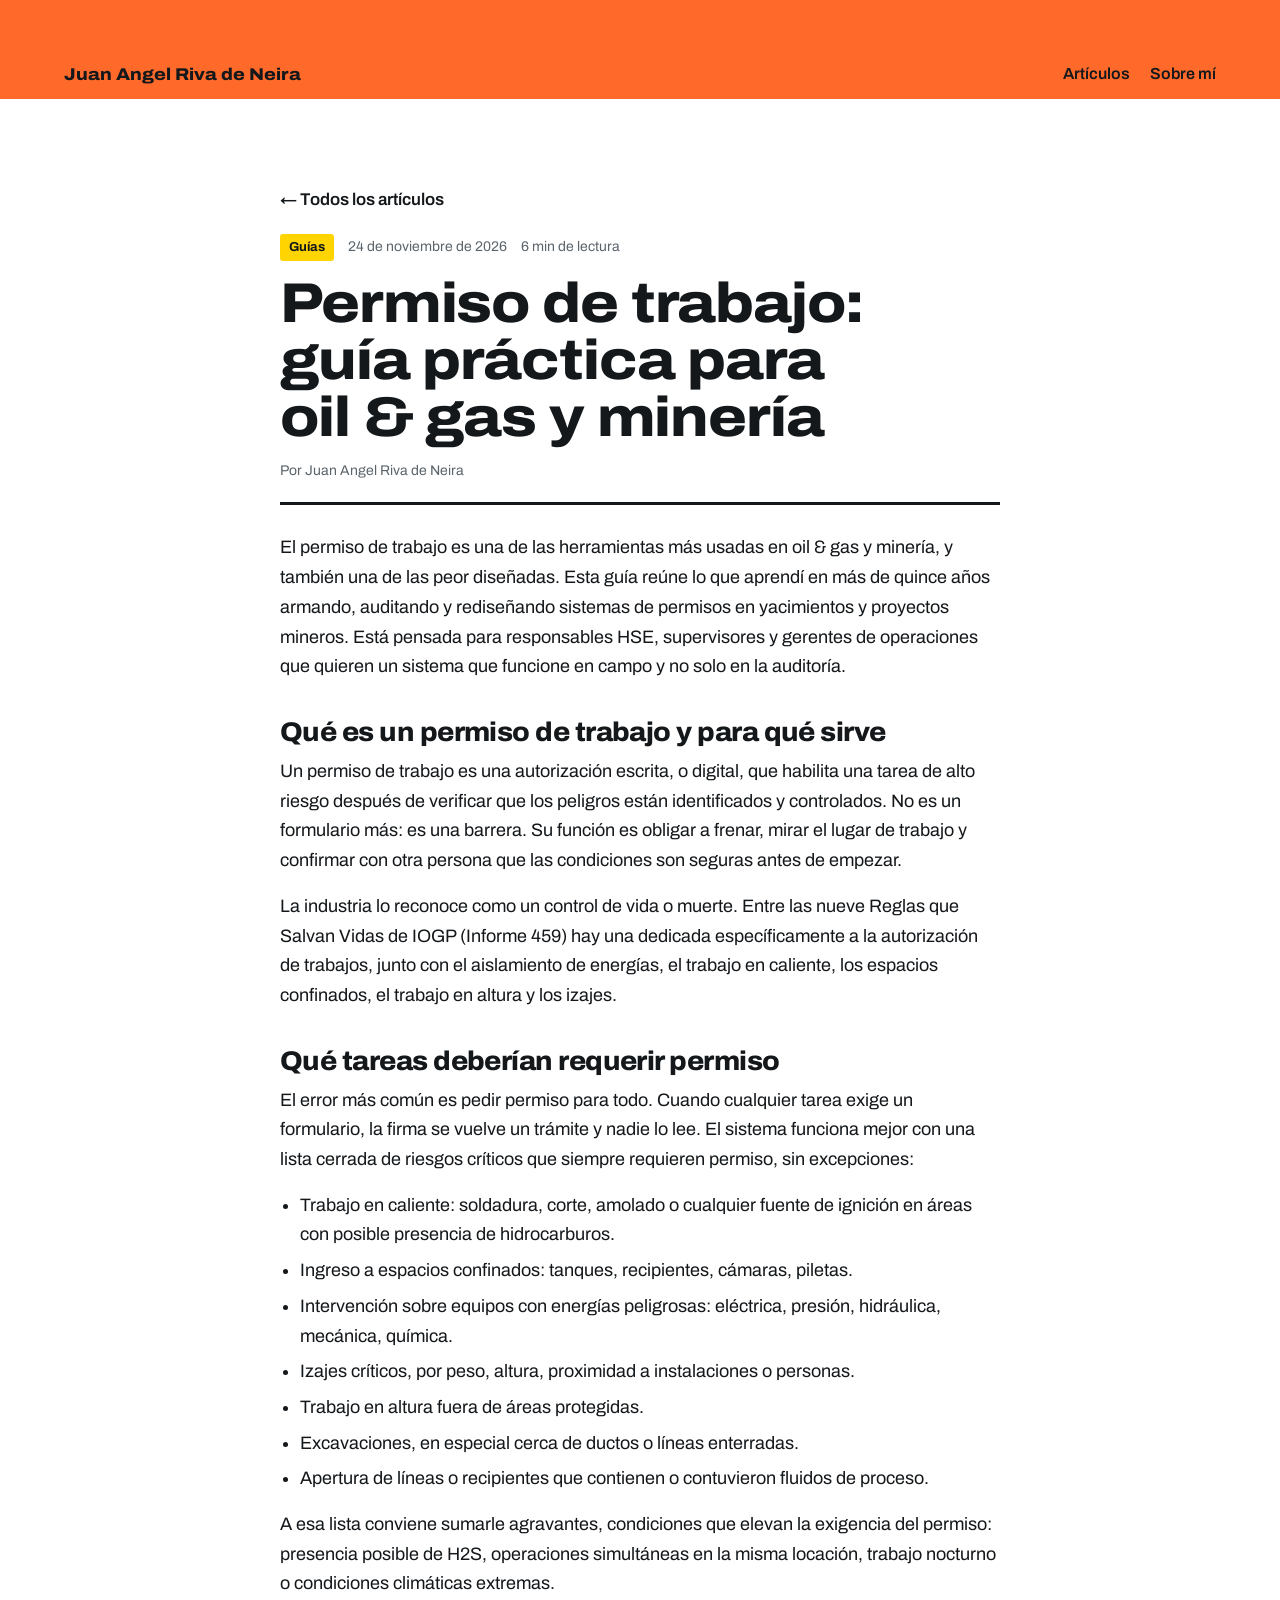
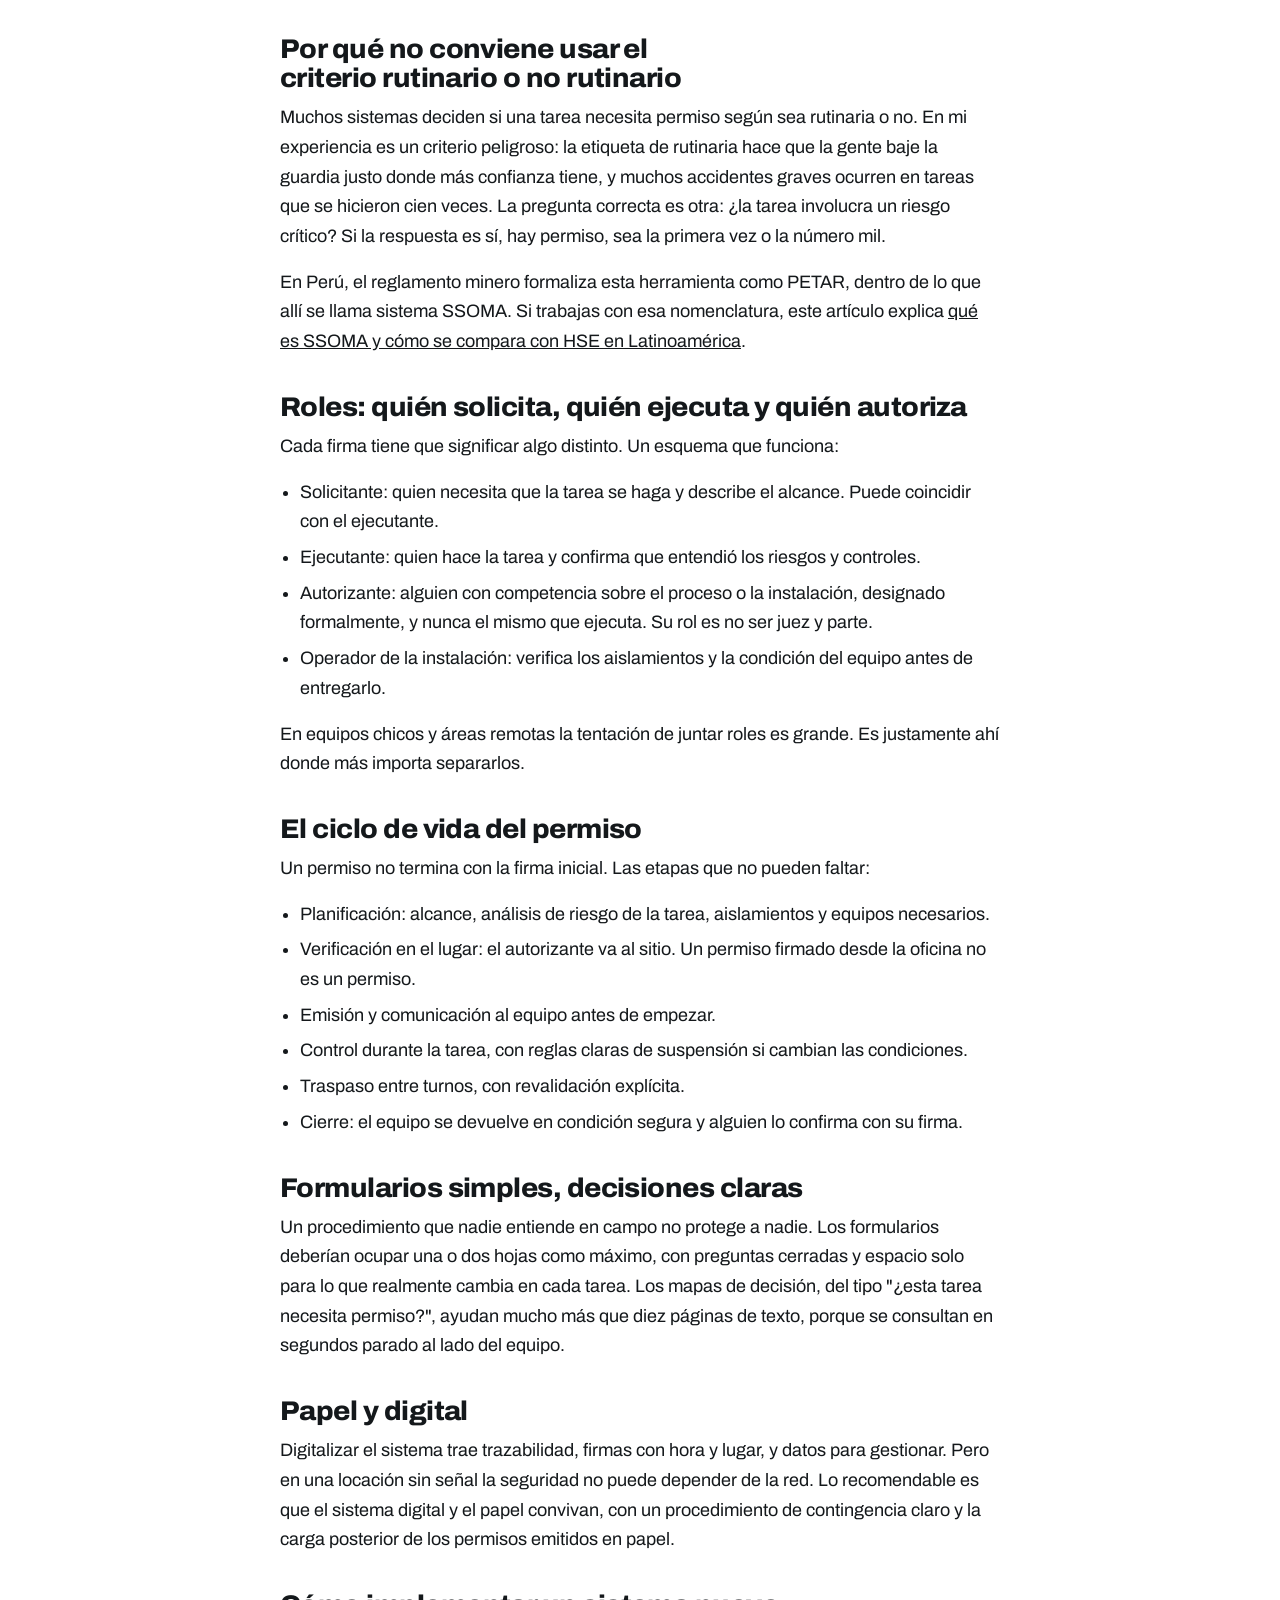
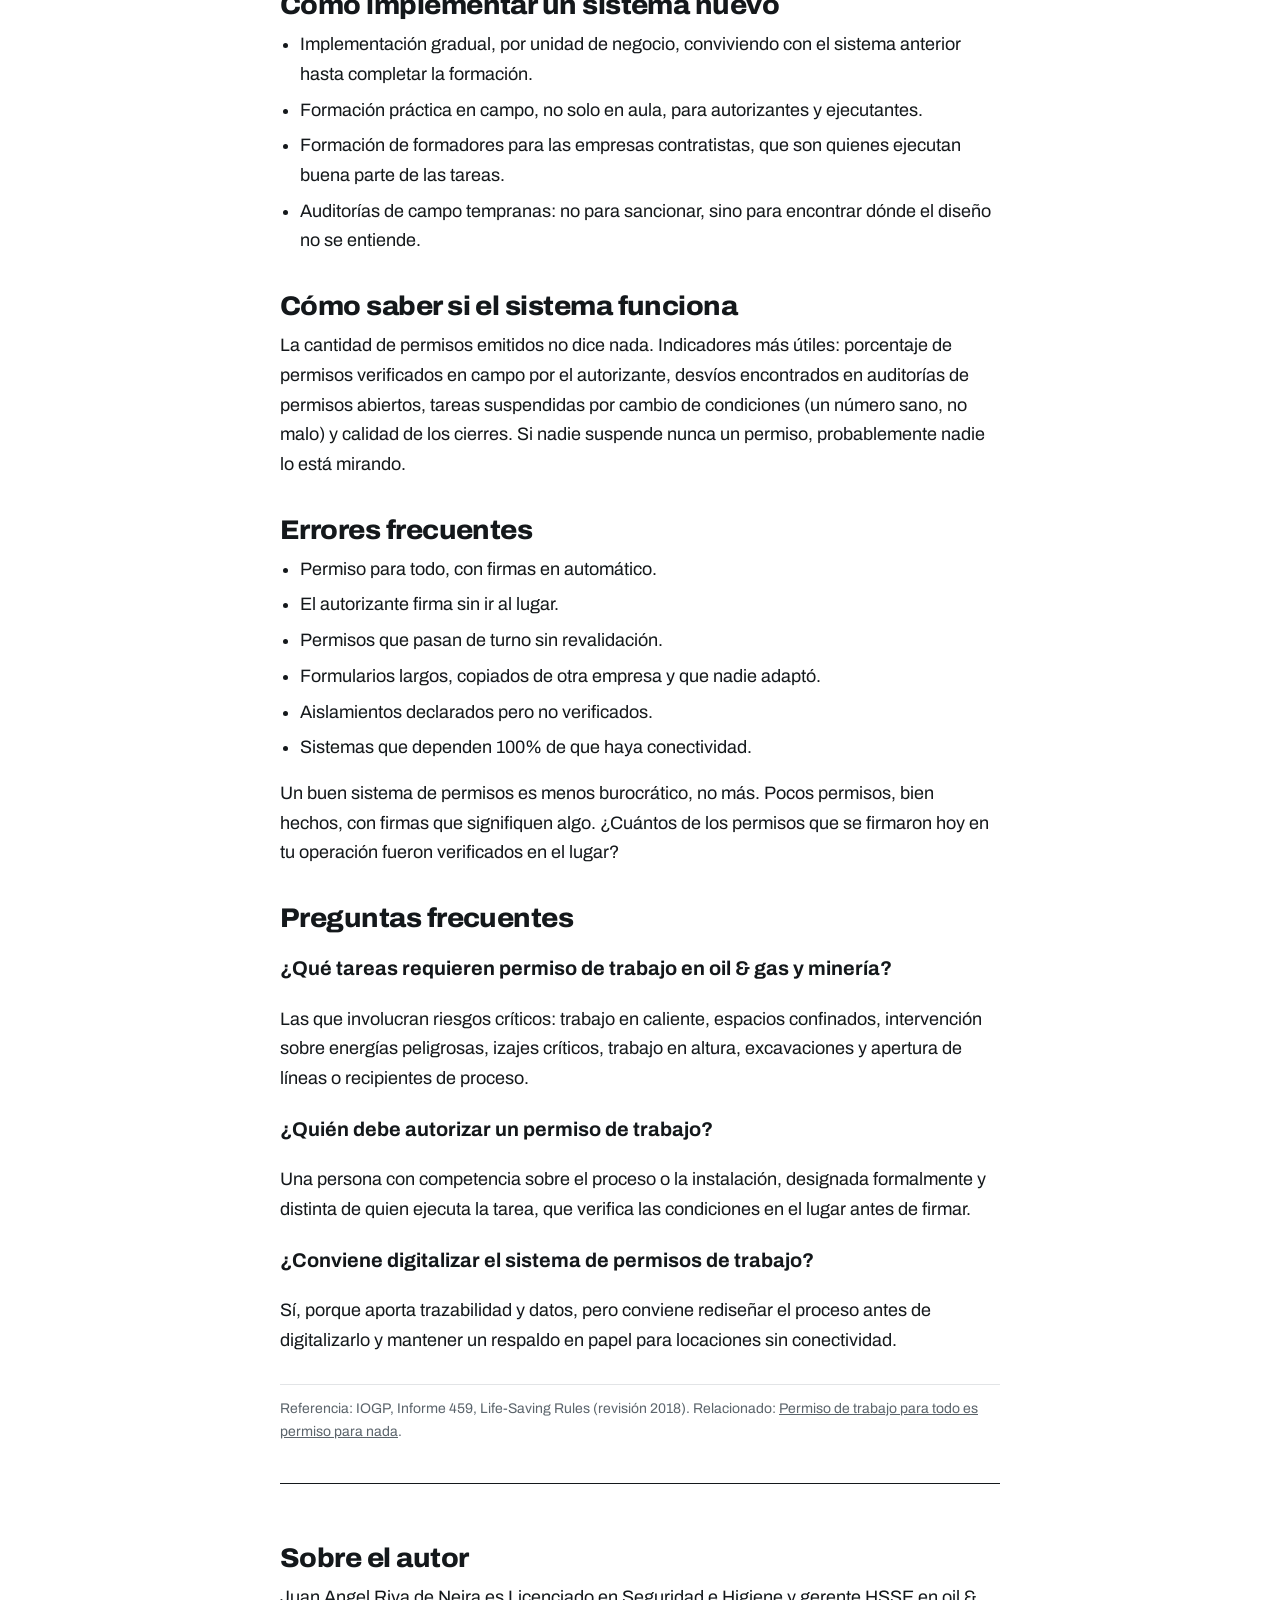
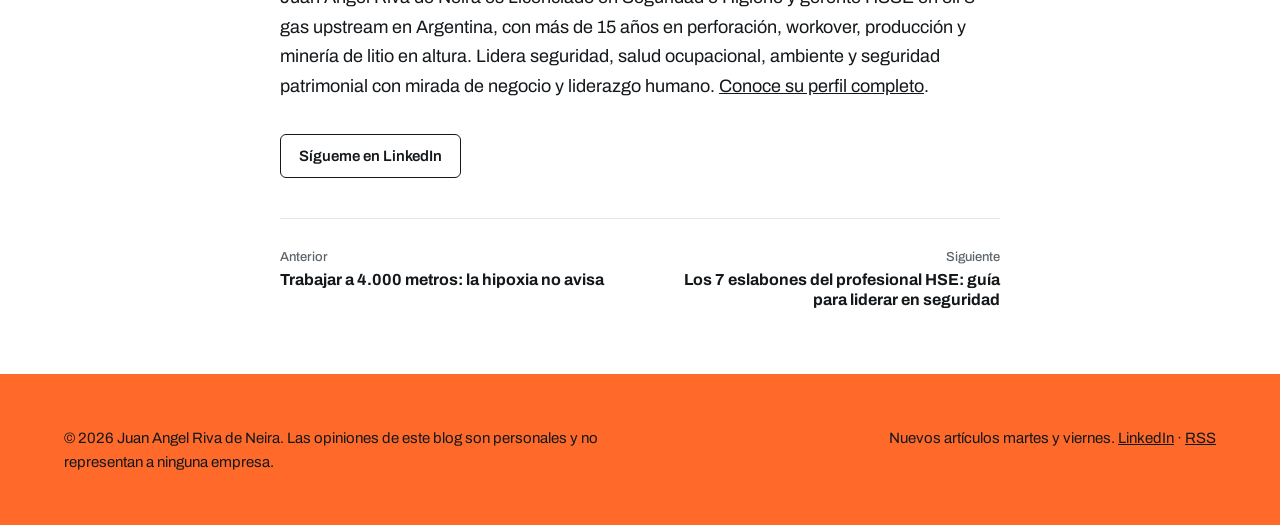
<file: articulos/guia-sistema-permisos-de-trabajo/index.html>
<!DOCTYPE html>
<html lang="es">
<head>
<meta charset="utf-8">
<meta name="viewport" content="width=device-width, initial-scale=1">
<title>Permiso de trabajo: guía práctica para oil &amp; gas y minería | Juan Angel Riva de Neira</title>
<meta name="description" content="Qué tareas deben requerir permiso, quién firma, cómo es el ciclo de vida completo y los errores que más se repiten. Una guía para diseñar un sistema que funcione en campo.">
<meta name="author" content="Juan Angel Riva de Neira">
<link rel="canonical" href="https://juanangelrivadeneira.github.io/articulos/guia-sistema-permisos-de-trabajo/">
<meta property="og:title" content="Permiso de trabajo: guía práctica para oil &amp; gas y minería | Juan Angel Riva de Neira">
<meta property="og:description" content="Qué tareas deben requerir permiso, quién firma, cómo es el ciclo de vida completo y los errores que más se repiten. Una guía para diseñar un sistema que funcione en campo.">
<meta property="og:url" content="https://juanangelrivadeneira.github.io/articulos/guia-sistema-permisos-de-trabajo/">
<meta property="og:locale" content="es_LA">
<meta property="og:image" content="https://juanangelrivadeneira.github.io/og.png">
<meta property="og:image:width" content="1200">
<meta property="og:image:height" content="627">
<meta name="twitter:card" content="summary_large_image">
<link rel="alternate" type="application/rss+xml" title="Juan Angel Riva de Neira | HSSE en Oil &amp; Gas y Minería en Latinoamérica" href="https://juanangelrivadeneira.github.io/feed.xml">
<link rel="preconnect" href="https://fonts.googleapis.com">
<link rel="preconnect" href="https://fonts.gstatic.com" crossorigin>
<link href="https://fonts.googleapis.com/css2?family=Archivo:wdth,wght@62..125,400..800&display=swap" rel="stylesheet">
<link rel="stylesheet" href="/styles.css">
<meta property="og:type" content="article"><meta property="article:published_time" content="2026-11-24"><script type="application/ld+json">{"@context": "https://schema.org", "@type": "BlogPosting", "headline": "Permiso de trabajo: guía práctica para oil & gas y minería", "description": "Qué tareas deben requerir permiso, quién firma, cómo es el ciclo de vida completo y los errores que más se repiten. Una guía para diseñar un sistema que funcione en campo.", "datePublished": "2026-11-24", "dateModified": "2026-11-24", "inLanguage": "es", "author": {"@type": "Person", "@id": "https://juanangelrivadeneira.github.io/#autor", "name": "Juan Angel Riva de Neira", "alternateName": ["Juan Ángel Riva de Neira", "Juan Angel Rivadeneira", "Juan Ángel Rivadeneira", "Juan Riva de Neira"], "givenName": "Juan Angel", "familyName": "Riva de Neira", "url": "https://juanangelrivadeneira.github.io/sobre-mi/", "knowsLanguage": ["es"], "memberOf": {"@type": "Organization", "name": "Mesa cuatripartita de Seguridad Industrial de Neuquén", "description": "Integrante entre 2025 y 2026, en representación de una operadora de hidrocarburos"}, "sameAs": ["https://www.linkedin.com/in/juan-angel-riva-de-neira-060b7a46"], "jobTitle": "Gerente HSSE (Health, Safety, Security & Environment)", "description": "Gerente HSE / HSSE con más de 15 años en Oil & Gas upstream y minería de litio en altura en Argentina. Lidera seguridad, salud ocupacional, ambiente y seguridad patrimonial, incluida la gestión ambiental de las áreas. Une rigor técnico, visión de negocio y liderazgo humano.", "hasOccupation": {"@type": "Occupation", "name": "Gerente HSSE (HSE Manager)", "occupationLocation": {"@type": "Country", "name": "Argentina"}, "skills": "Gestión de riesgos críticos, sistemas de gestión HSE, ISO 45001, gestión ambiental, liderazgo en seguridad"}, "hasCredential": "Licenciado en Seguridad e Higiene, con título habilitante en Argentina", "address": {"@type": "PostalAddress", "addressCountry": "AR"}, "areaServed": ["Latinoamérica", "Argentina", "Chile", "Perú", "Bolivia", "Colombia", "México", "Ecuador", "Brasil"], "knowsAbout": ["Seguridad e Higiene Industrial", "HSE", "HSSE", "Oil & Gas upstream", "Minería", "Minería de litio en altura", "Gestión de riesgos críticos", "Permisos de trabajo", "Aislamiento de energías", "Pasivos ambientales", "Estudios de línea de base ambiental", "Remediación ambiental", "Permisos ambientales", "ISO 45001", "Sistemas de gestión HSE", "Indicadores HSE proactivos", "Seguridad 4.0", "ESG", "Liderazgo en seguridad", "Cultura de seguridad", "Excelencia operacional", "Gestión de contratistas", "Respuesta a emergencias", "Ley 19.587", "Decreto 351/79", "Decreto 249/07", "Ley 25.675", "Normativa HSE en Latinoamérica"]}, "mainEntityOfPage": "https://juanangelrivadeneira.github.io/articulos/guia-sistema-permisos-de-trabajo/", "articleSection": "Guías"}</script><script type="application/ld+json">{"@context": "https://schema.org", "@type": "FAQPage", "mainEntity": [{"@type": "Question", "name": "¿Qué tareas requieren permiso de trabajo en oil & gas y minería?", "acceptedAnswer": {"@type": "Answer", "text": "Las que involucran riesgos críticos: trabajo en caliente, espacios confinados, intervención sobre energías peligrosas, izajes críticos, trabajo en altura, excavaciones y apertura de líneas o recipientes de proceso."}}, {"@type": "Question", "name": "¿Quién debe autorizar un permiso de trabajo?", "acceptedAnswer": {"@type": "Answer", "text": "Una persona con competencia sobre el proceso o la instalación, designada formalmente y distinta de quien ejecuta la tarea, que verifica las condiciones en el lugar antes de firmar."}}, {"@type": "Question", "name": "¿Conviene digitalizar el sistema de permisos de trabajo?", "acceptedAnswer": {"@type": "Answer", "text": "Sí, porque aporta trazabilidad y datos, pero conviene rediseñar el proceso antes de digitalizarlo y mantener un respaldo en papel para locaciones sin conectividad."}}]}</script>
</head>
<body>
<header class="band top">
  <div class="bar">
    <a class="mark" href="/">Juan Angel Riva de Neira</a>
    <nav aria-label="Principal"><a href="/#articulos">Artículos</a><a href="/sobre-mi/">Sobre mí</a></nav>
  </div>
</header>
<main class="band">
  <article class="post">
    <a class="back" href="/#articulos">← Todos los artículos</a>
    <div class="meta" style="border:0;margin:0;padding:0"><span class="tag">Guías</span><span>24 de noviembre de 2026</span><span>6 min de lectura</span></div>
    <h1>Permiso de trabajo: guía práctica para oil &amp; gas y minería</h1>
    <div class="meta"><span>Por Juan Angel Riva de Neira</span></div>
    <div class="body"><p>El permiso de trabajo es una de las herramientas más usadas en oil &amp; gas y minería, y también una de las peor diseñadas. Esta guía reúne lo que aprendí en más de quince años armando, auditando y rediseñando sistemas de permisos en yacimientos y proyectos mineros. Está pensada para responsables HSE, supervisores y gerentes de operaciones que quieren un sistema que funcione en campo y no solo en la auditoría.</p>
<h2>Qué es un permiso de trabajo y para qué sirve</h2>
<p>Un permiso de trabajo es una autorización escrita, o digital, que habilita una tarea de alto riesgo después de verificar que los peligros están identificados y controlados. No es un formulario más: es una barrera. Su función es obligar a frenar, mirar el lugar de trabajo y confirmar con otra persona que las condiciones son seguras antes de empezar.</p>
<p>La industria lo reconoce como un control de vida o muerte. Entre las nueve Reglas que Salvan Vidas de IOGP (Informe 459) hay una dedicada específicamente a la autorización de trabajos, junto con el aislamiento de energías, el trabajo en caliente, los espacios confinados, el trabajo en altura y los izajes.</p>
<h2>Qué tareas deberían requerir permiso</h2>
<p>El error más común es pedir permiso para todo. Cuando cualquier tarea exige un formulario, la firma se vuelve un trámite y nadie lo lee. El sistema funciona mejor con una lista cerrada de riesgos críticos que siempre requieren permiso, sin excepciones:</p>
<ul>
<li>Trabajo en caliente: soldadura, corte, amolado o cualquier fuente de ignición en áreas con posible presencia de hidrocarburos.</li>
<li>Ingreso a espacios confinados: tanques, recipientes, cámaras, piletas.</li>
<li>Intervención sobre equipos con energías peligrosas: eléctrica, presión, hidráulica, mecánica, química.</li>
<li>Izajes críticos, por peso, altura, proximidad a instalaciones o personas.</li>
<li>Trabajo en altura fuera de áreas protegidas.</li>
<li>Excavaciones, en especial cerca de ductos o líneas enterradas.</li>
<li>Apertura de líneas o recipientes que contienen o contuvieron fluidos de proceso.</li>
</ul>
<p>A esa lista conviene sumarle agravantes, condiciones que elevan la exigencia del permiso: presencia posible de H2S, operaciones simultáneas en la misma locación, trabajo nocturno o condiciones climáticas extremas.</p>
<h2>Por qué no conviene usar el criterio rutinario o no rutinario</h2>
<p>Muchos sistemas deciden si una tarea necesita permiso según sea rutinaria o no. En mi experiencia es un criterio peligroso: la etiqueta de rutinaria hace que la gente baje la guardia justo donde más confianza tiene, y muchos accidentes graves ocurren en tareas que se hicieron cien veces. La pregunta correcta es otra: ¿la tarea involucra un riesgo crítico? Si la respuesta es sí, hay permiso, sea la primera vez o la número mil.</p>
<p>En Perú, el reglamento minero formaliza esta herramienta como PETAR, dentro de lo que allí se llama sistema SSOMA. Si trabajas con esa nomenclatura, este artículo explica <a href="/articulos/que-es-ssoma/">qué es SSOMA y cómo se compara con HSE en Latinoamérica</a>.</p>
<h2>Roles: quién solicita, quién ejecuta y quién autoriza</h2>
<p>Cada firma tiene que significar algo distinto. Un esquema que funciona:</p>
<ul>
<li>Solicitante: quien necesita que la tarea se haga y describe el alcance. Puede coincidir con el ejecutante.</li>
<li>Ejecutante: quien hace la tarea y confirma que entendió los riesgos y controles.</li>
<li>Autorizante: alguien con competencia sobre el proceso o la instalación, designado formalmente, y nunca el mismo que ejecuta. Su rol es no ser juez y parte.</li>
<li>Operador de la instalación: verifica los aislamientos y la condición del equipo antes de entregarlo.</li>
</ul>
<p>En equipos chicos y áreas remotas la tentación de juntar roles es grande. Es justamente ahí donde más importa separarlos.</p>
<h2>El ciclo de vida del permiso</h2>
<p>Un permiso no termina con la firma inicial. Las etapas que no pueden faltar:</p>
<ul>
<li>Planificación: alcance, análisis de riesgo de la tarea, aislamientos y equipos necesarios.</li>
<li>Verificación en el lugar: el autorizante va al sitio. Un permiso firmado desde la oficina no es un permiso.</li>
<li>Emisión y comunicación al equipo antes de empezar.</li>
<li>Control durante la tarea, con reglas claras de suspensión si cambian las condiciones.</li>
<li>Traspaso entre turnos, con revalidación explícita.</li>
<li>Cierre: el equipo se devuelve en condición segura y alguien lo confirma con su firma.</li>
</ul>
<h2>Formularios simples, decisiones claras</h2>
<p>Un procedimiento que nadie entiende en campo no protege a nadie. Los formularios deberían ocupar una o dos hojas como máximo, con preguntas cerradas y espacio solo para lo que realmente cambia en cada tarea. Los mapas de decisión, del tipo "¿esta tarea necesita permiso?", ayudan mucho más que diez páginas de texto, porque se consultan en segundos parado al lado del equipo.</p>
<h2>Papel y digital</h2>
<p>Digitalizar el sistema trae trazabilidad, firmas con hora y lugar, y datos para gestionar. Pero en una locación sin señal la seguridad no puede depender de la red. Lo recomendable es que el sistema digital y el papel convivan, con un procedimiento de contingencia claro y la carga posterior de los permisos emitidos en papel.</p>
<h2>Cómo implementar un sistema nuevo</h2>
<ul>
<li>Implementación gradual, por unidad de negocio, conviviendo con el sistema anterior hasta completar la formación.</li>
<li>Formación práctica en campo, no solo en aula, para autorizantes y ejecutantes.</li>
<li>Formación de formadores para las empresas contratistas, que son quienes ejecutan buena parte de las tareas.</li>
<li>Auditorías de campo tempranas: no para sancionar, sino para encontrar dónde el diseño no se entiende.</li>
</ul>
<h2>Cómo saber si el sistema funciona</h2>
<p>La cantidad de permisos emitidos no dice nada. Indicadores más útiles: porcentaje de permisos verificados en campo por el autorizante, desvíos encontrados en auditorías de permisos abiertos, tareas suspendidas por cambio de condiciones (un número sano, no malo) y calidad de los cierres. Si nadie suspende nunca un permiso, probablemente nadie lo está mirando.</p>
<h2>Errores frecuentes</h2>
<ul>
<li>Permiso para todo, con firmas en automático.</li>
<li>El autorizante firma sin ir al lugar.</li>
<li>Permisos que pasan de turno sin revalidación.</li>
<li>Formularios largos, copiados de otra empresa y que nadie adaptó.</li>
<li>Aislamientos declarados pero no verificados.</li>
<li>Sistemas que dependen 100% de que haya conectividad.</li>
</ul>
<p>Un buen sistema de permisos es menos burocrático, no más. Pocos permisos, bien hechos, con firmas que signifiquen algo. ¿Cuántos de los permisos que se firmaron hoy en tu operación fueron verificados en el lugar?</p>
<h2>Preguntas frecuentes</h2>
<h3>¿Qué tareas requieren permiso de trabajo en oil &amp; gas y minería?</h3>
<p>Las que involucran riesgos críticos: trabajo en caliente, espacios confinados, intervención sobre energías peligrosas, izajes críticos, trabajo en altura, excavaciones y apertura de líneas o recipientes de proceso.</p>
<h3>¿Quién debe autorizar un permiso de trabajo?</h3>
<p>Una persona con competencia sobre el proceso o la instalación, designada formalmente y distinta de quien ejecuta la tarea, que verifica las condiciones en el lugar antes de firmar.</p>
<h3>¿Conviene digitalizar el sistema de permisos de trabajo?</h3>
<p>Sí, porque aporta trazabilidad y datos, pero conviene rediseñar el proceso antes de digitalizarlo y mantener un respaldo en papel para locaciones sin conectividad.</p>
<p class="src">Referencia: IOGP, Informe 459, Life-Saving Rules (revisión 2018). Relacionado: <a href="/articulos/permiso-de-trabajo-para-todo/">Permiso de trabajo para todo es permiso para nada</a>.</p></div>
    <aside class="body" aria-label="Sobre el autor" style="margin-top:40px;padding-top:24px;border-top:1px solid currentColor"><h2>Sobre el autor</h2><p>Juan Angel Riva de Neira es Licenciado en Seguridad e Higiene y gerente HSSE en oil &amp; gas upstream en Argentina, con más de 15 años en perforación, workover, producción y minería de litio en altura. Lidera seguridad, salud ocupacional, ambiente y seguridad patrimonial con mirada de negocio y liderazgo humano. <a href="/sobre-mi/">Conoce su perfil completo</a>.</p></aside>
    <p class="share"><a class="btn" style="display:inline-flex;align-items:center;text-decoration:none" href="https://www.linkedin.com/in/juan-angel-riva-de-neira-060b7a46" rel="me">Sígueme en LinkedIn</a></p>
    <nav class="pn" aria-label="Más artículos"><a href="/articulos/hipoxia-trabajo-en-la-puna/"><span>Anterior</span>Trabajar a 4.000 metros: la hipoxia no avisa</a><a href="/articulos/7-eslabones-del-profesional-hse/"><span>Siguiente</span>Los 7 eslabones del profesional HSE: guía para liderar en seguridad</a></nav>
  </article>
</main>
<footer class="band">
  <div class="wrap">
    <p>© 2026 Juan Angel Riva de Neira. Las opiniones de este blog son personales y no representan a ninguna empresa.</p>
    <p>Nuevos artículos martes y viernes. <a href="https://www.linkedin.com/in/juan-angel-riva-de-neira-060b7a46" rel="me">LinkedIn</a> · <a href="/feed.xml">RSS</a></p>
  </div>
</footer>
</body>
</html>
</file>
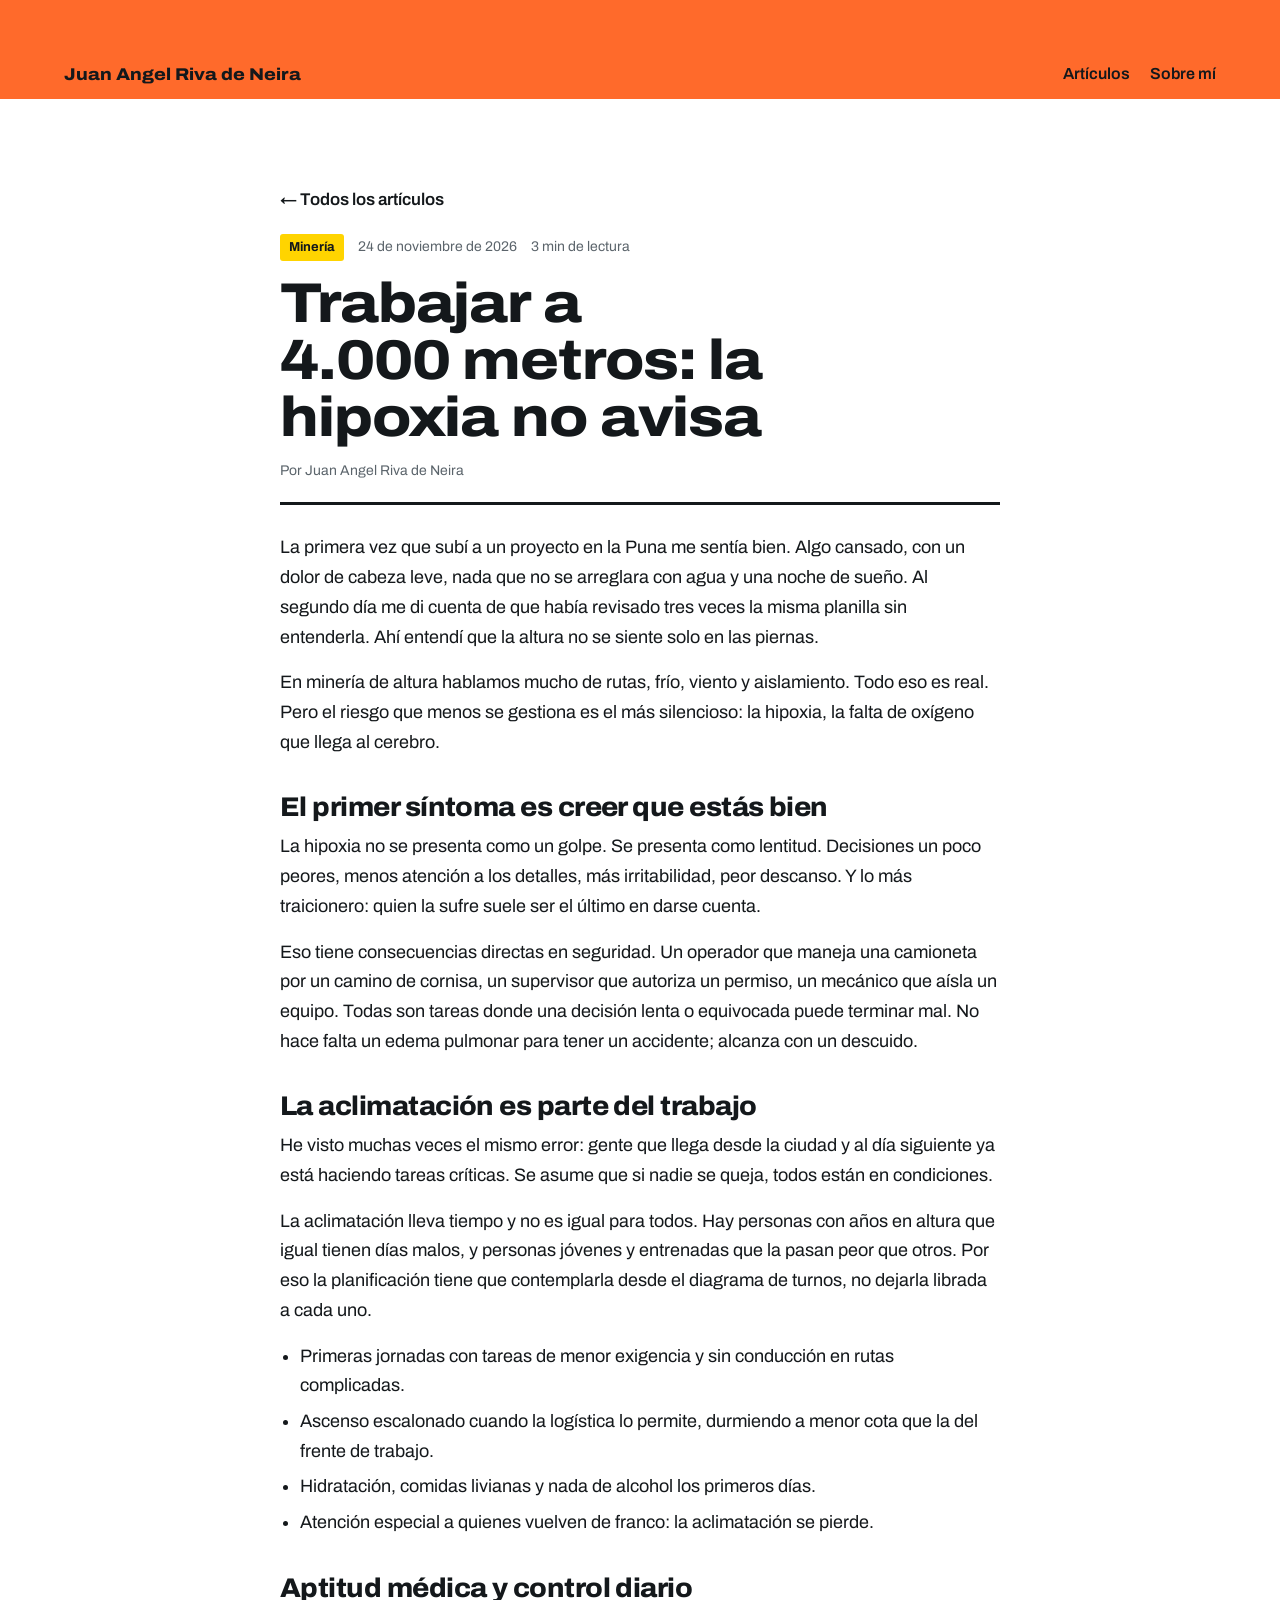
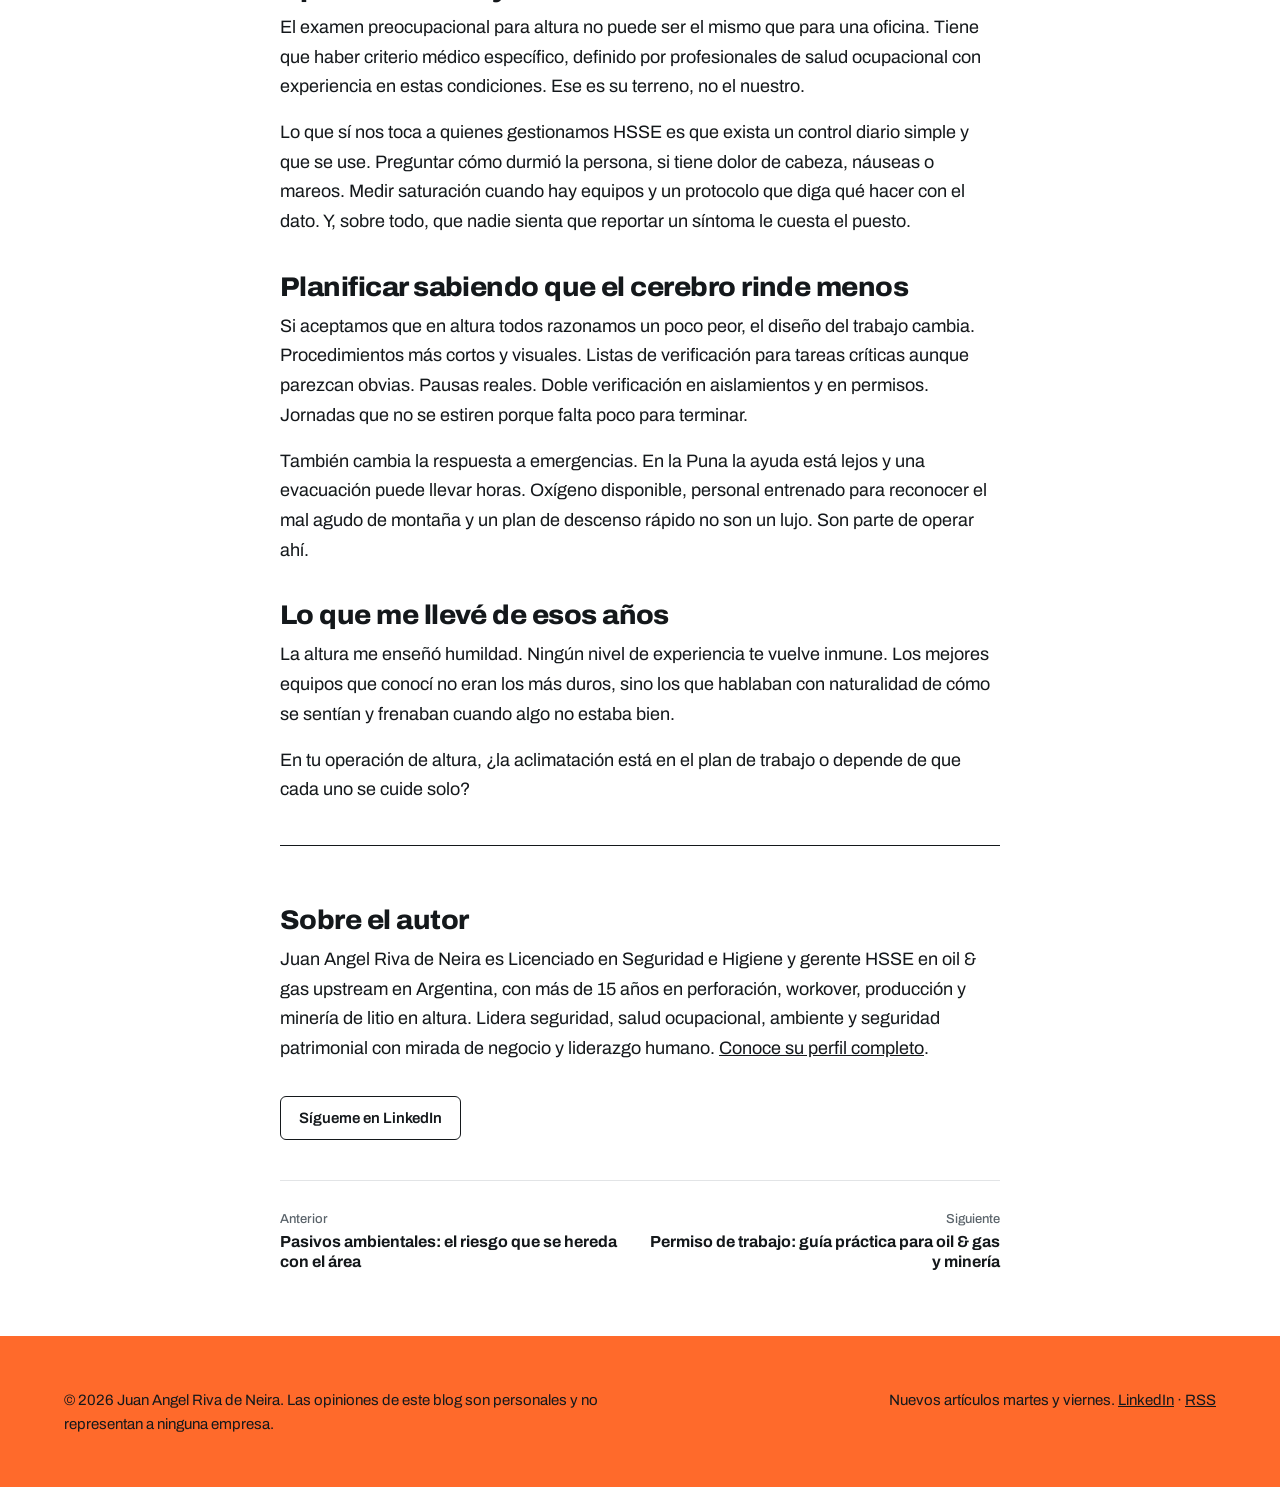
<file: articulos/hipoxia-trabajo-en-la-puna/index.html>
<!DOCTYPE html>
<html lang="es">
<head>
<meta charset="utf-8">
<meta name="viewport" content="width=device-width, initial-scale=1">
<title>Trabajar a 4.000 metros: la hipoxia no avisa | Juan Angel Riva de Neira</title>
<meta name="description" content="En la Puna el riesgo no siempre se ve. La falta de oxígeno afecta el juicio antes que el cuerpo, y eso cambia cómo hay que planificar cada tarea.">
<meta name="author" content="Juan Angel Riva de Neira">
<link rel="canonical" href="https://juanangelrivadeneira.github.io/articulos/hipoxia-trabajo-en-la-puna/">
<meta property="og:title" content="Trabajar a 4.000 metros: la hipoxia no avisa | Juan Angel Riva de Neira">
<meta property="og:description" content="En la Puna el riesgo no siempre se ve. La falta de oxígeno afecta el juicio antes que el cuerpo, y eso cambia cómo hay que planificar cada tarea.">
<meta property="og:url" content="https://juanangelrivadeneira.github.io/articulos/hipoxia-trabajo-en-la-puna/">
<meta property="og:locale" content="es_LA">
<meta property="og:image" content="https://juanangelrivadeneira.github.io/og.png">
<meta property="og:image:width" content="1200">
<meta property="og:image:height" content="627">
<meta name="twitter:card" content="summary_large_image">
<link rel="alternate" type="application/rss+xml" title="Juan Angel Riva de Neira | HSSE en Oil &amp; Gas y Minería en Latinoamérica" href="https://juanangelrivadeneira.github.io/feed.xml">
<link rel="preconnect" href="https://fonts.googleapis.com">
<link rel="preconnect" href="https://fonts.gstatic.com" crossorigin>
<link href="https://fonts.googleapis.com/css2?family=Archivo:wdth,wght@62..125,400..800&display=swap" rel="stylesheet">
<link rel="stylesheet" href="/styles.css">
<meta property="og:type" content="article"><meta property="article:published_time" content="2026-11-24"><script type="application/ld+json">{"@context": "https://schema.org", "@type": "BlogPosting", "headline": "Trabajar a 4.000 metros: la hipoxia no avisa", "description": "En la Puna el riesgo no siempre se ve. La falta de oxígeno afecta el juicio antes que el cuerpo, y eso cambia cómo hay que planificar cada tarea.", "datePublished": "2026-11-24", "dateModified": "2026-11-24", "inLanguage": "es", "author": {"@type": "Person", "@id": "https://juanangelrivadeneira.github.io/#autor", "name": "Juan Angel Riva de Neira", "alternateName": ["Juan Ángel Riva de Neira", "Juan Angel Rivadeneira", "Juan Ángel Rivadeneira", "Juan Riva de Neira"], "givenName": "Juan Angel", "familyName": "Riva de Neira", "url": "https://juanangelrivadeneira.github.io/sobre-mi/", "knowsLanguage": ["es"], "memberOf": {"@type": "Organization", "name": "Mesa cuatripartita de Seguridad Industrial de Neuquén", "description": "Integrante entre 2025 y 2026, en representación de una operadora de hidrocarburos"}, "sameAs": ["https://www.linkedin.com/in/juan-angel-riva-de-neira-060b7a46"], "jobTitle": "Gerente HSSE (Health, Safety, Security & Environment)", "description": "Gerente HSE / HSSE con más de 15 años en Oil & Gas upstream y minería de litio en altura en Argentina. Lidera seguridad, salud ocupacional, ambiente y seguridad patrimonial, incluida la gestión ambiental de las áreas. Une rigor técnico, visión de negocio y liderazgo humano.", "hasOccupation": {"@type": "Occupation", "name": "Gerente HSSE (HSE Manager)", "occupationLocation": {"@type": "Country", "name": "Argentina"}, "skills": "Gestión de riesgos críticos, sistemas de gestión HSE, ISO 45001, gestión ambiental, liderazgo en seguridad"}, "hasCredential": "Licenciado en Seguridad e Higiene, con título habilitante en Argentina", "address": {"@type": "PostalAddress", "addressCountry": "AR"}, "areaServed": ["Latinoamérica", "Argentina", "Chile", "Perú", "Bolivia", "Colombia", "México", "Ecuador", "Brasil"], "knowsAbout": ["Seguridad e Higiene Industrial", "HSE", "HSSE", "Oil & Gas upstream", "Minería", "Minería de litio en altura", "Gestión de riesgos críticos", "Permisos de trabajo", "Aislamiento de energías", "Pasivos ambientales", "Estudios de línea de base ambiental", "Remediación ambiental", "Permisos ambientales", "ISO 45001", "Sistemas de gestión HSE", "Indicadores HSE proactivos", "Seguridad 4.0", "ESG", "Liderazgo en seguridad", "Cultura de seguridad", "Excelencia operacional", "Gestión de contratistas", "Respuesta a emergencias", "Ley 19.587", "Decreto 351/79", "Decreto 249/07", "Ley 25.675", "Normativa HSE en Latinoamérica"]}, "mainEntityOfPage": "https://juanangelrivadeneira.github.io/articulos/hipoxia-trabajo-en-la-puna/", "articleSection": "Minería"}</script>
</head>
<body>
<header class="band top">
  <div class="bar">
    <a class="mark" href="/">Juan Angel Riva de Neira</a>
    <nav aria-label="Principal"><a href="/#articulos">Artículos</a><a href="/sobre-mi/">Sobre mí</a></nav>
  </div>
</header>
<main class="band">
  <article class="post">
    <a class="back" href="/#articulos">← Todos los artículos</a>
    <div class="meta" style="border:0;margin:0;padding:0"><span class="tag">Minería</span><span>24 de noviembre de 2026</span><span>3 min de lectura</span></div>
    <h1>Trabajar a 4.000 metros: la hipoxia no avisa</h1>
    <div class="meta"><span>Por Juan Angel Riva de Neira</span></div>
    <div class="body"><p>La primera vez que subí a un proyecto en la Puna me sentía bien. Algo cansado, con un dolor de cabeza leve, nada que no se arreglara con agua y una noche de sueño. Al segundo día me di cuenta de que había revisado tres veces la misma planilla sin entenderla. Ahí entendí que la altura no se siente solo en las piernas.</p>
<p>En minería de altura hablamos mucho de rutas, frío, viento y aislamiento. Todo eso es real. Pero el riesgo que menos se gestiona es el más silencioso: la hipoxia, la falta de oxígeno que llega al cerebro.</p>
<h2>El primer síntoma es creer que estás bien</h2>
<p>La hipoxia no se presenta como un golpe. Se presenta como lentitud. Decisiones un poco peores, menos atención a los detalles, más irritabilidad, peor descanso. Y lo más traicionero: quien la sufre suele ser el último en darse cuenta.</p>
<p>Eso tiene consecuencias directas en seguridad. Un operador que maneja una camioneta por un camino de cornisa, un supervisor que autoriza un permiso, un mecánico que aísla un equipo. Todas son tareas donde una decisión lenta o equivocada puede terminar mal. No hace falta un edema pulmonar para tener un accidente; alcanza con un descuido.</p>
<h2>La aclimatación es parte del trabajo</h2>
<p>He visto muchas veces el mismo error: gente que llega desde la ciudad y al día siguiente ya está haciendo tareas críticas. Se asume que si nadie se queja, todos están en condiciones.</p>
<p>La aclimatación lleva tiempo y no es igual para todos. Hay personas con años en altura que igual tienen días malos, y personas jóvenes y entrenadas que la pasan peor que otros. Por eso la planificación tiene que contemplarla desde el diagrama de turnos, no dejarla librada a cada uno.</p>
<ul>
<li>Primeras jornadas con tareas de menor exigencia y sin conducción en rutas complicadas.</li>
<li>Ascenso escalonado cuando la logística lo permite, durmiendo a menor cota que la del frente de trabajo.</li>
<li>Hidratación, comidas livianas y nada de alcohol los primeros días.</li>
<li>Atención especial a quienes vuelven de franco: la aclimatación se pierde.</li>
</ul>
<h2>Aptitud médica y control diario</h2>
<p>El examen preocupacional para altura no puede ser el mismo que para una oficina. Tiene que haber criterio médico específico, definido por profesionales de salud ocupacional con experiencia en estas condiciones. Ese es su terreno, no el nuestro.</p>
<p>Lo que sí nos toca a quienes gestionamos HSSE es que exista un control diario simple y que se use. Preguntar cómo durmió la persona, si tiene dolor de cabeza, náuseas o mareos. Medir saturación cuando hay equipos y un protocolo que diga qué hacer con el dato. Y, sobre todo, que nadie sienta que reportar un síntoma le cuesta el puesto.</p>
<h2>Planificar sabiendo que el cerebro rinde menos</h2>
<p>Si aceptamos que en altura todos razonamos un poco peor, el diseño del trabajo cambia. Procedimientos más cortos y visuales. Listas de verificación para tareas críticas aunque parezcan obvias. Pausas reales. Doble verificación en aislamientos y en permisos. Jornadas que no se estiren porque falta poco para terminar.</p>
<p>También cambia la respuesta a emergencias. En la Puna la ayuda está lejos y una evacuación puede llevar horas. Oxígeno disponible, personal entrenado para reconocer el mal agudo de montaña y un plan de descenso rápido no son un lujo. Son parte de operar ahí.</p>
<h2>Lo que me llevé de esos años</h2>
<p>La altura me enseñó humildad. Ningún nivel de experiencia te vuelve inmune. Los mejores equipos que conocí no eran los más duros, sino los que hablaban con naturalidad de cómo se sentían y frenaban cuando algo no estaba bien.</p>
<p>En tu operación de altura, ¿la aclimatación está en el plan de trabajo o depende de que cada uno se cuide solo?</p></div>
    <aside class="body" aria-label="Sobre el autor" style="margin-top:40px;padding-top:24px;border-top:1px solid currentColor"><h2>Sobre el autor</h2><p>Juan Angel Riva de Neira es Licenciado en Seguridad e Higiene y gerente HSSE en oil &amp; gas upstream en Argentina, con más de 15 años en perforación, workover, producción y minería de litio en altura. Lidera seguridad, salud ocupacional, ambiente y seguridad patrimonial con mirada de negocio y liderazgo humano. <a href="/sobre-mi/">Conoce su perfil completo</a>.</p></aside>
    <p class="share"><a class="btn" style="display:inline-flex;align-items:center;text-decoration:none" href="https://www.linkedin.com/in/juan-angel-riva-de-neira-060b7a46" rel="me">Sígueme en LinkedIn</a></p>
    <nav class="pn" aria-label="Más artículos"><a href="/articulos/pasivos-ambientales-areas-maduras/"><span>Anterior</span>Pasivos ambientales: el riesgo que se hereda con el área</a><a href="/articulos/guia-sistema-permisos-de-trabajo/"><span>Siguiente</span>Permiso de trabajo: guía práctica para oil &amp; gas y minería</a></nav>
  </article>
</main>
<footer class="band">
  <div class="wrap">
    <p>© 2026 Juan Angel Riva de Neira. Las opiniones de este blog son personales y no representan a ninguna empresa.</p>
    <p>Nuevos artículos martes y viernes. <a href="https://www.linkedin.com/in/juan-angel-riva-de-neira-060b7a46" rel="me">LinkedIn</a> · <a href="/feed.xml">RSS</a></p>
  </div>
</footer>
</body>
</html>
</file>
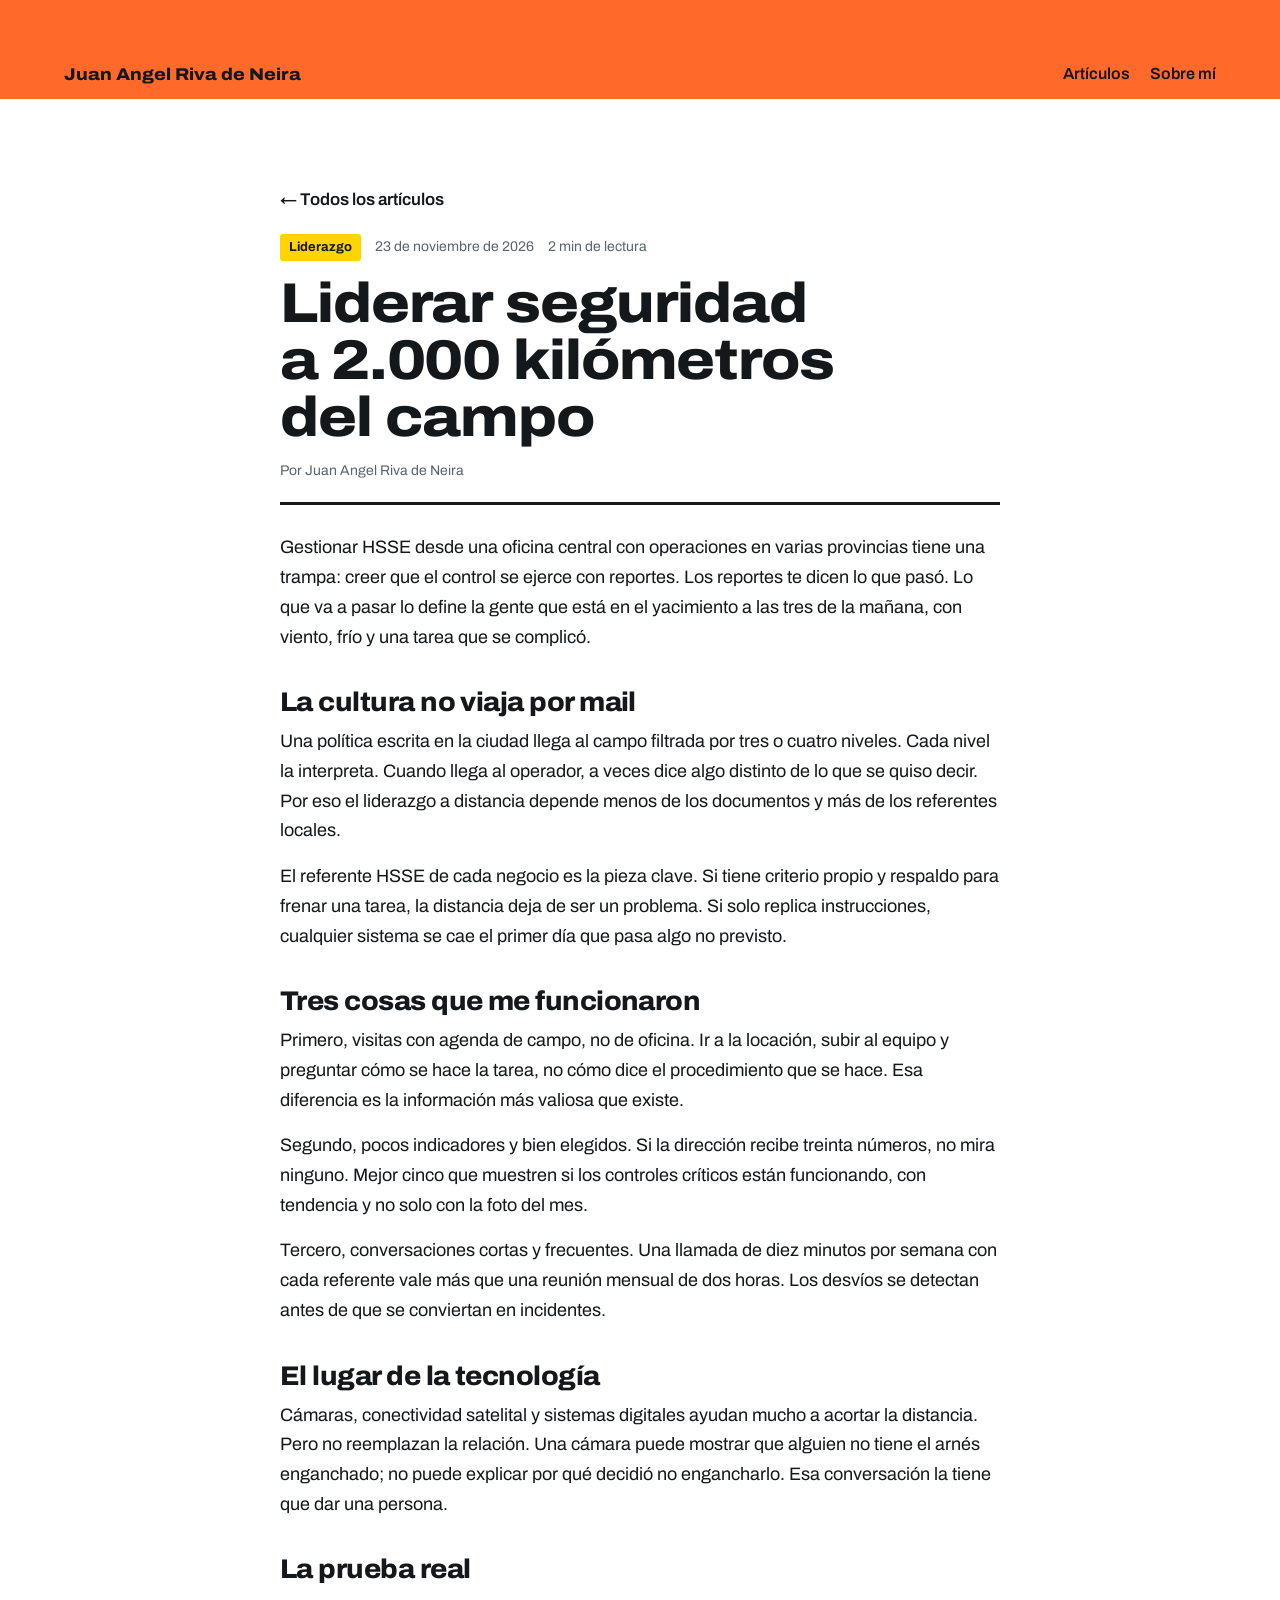
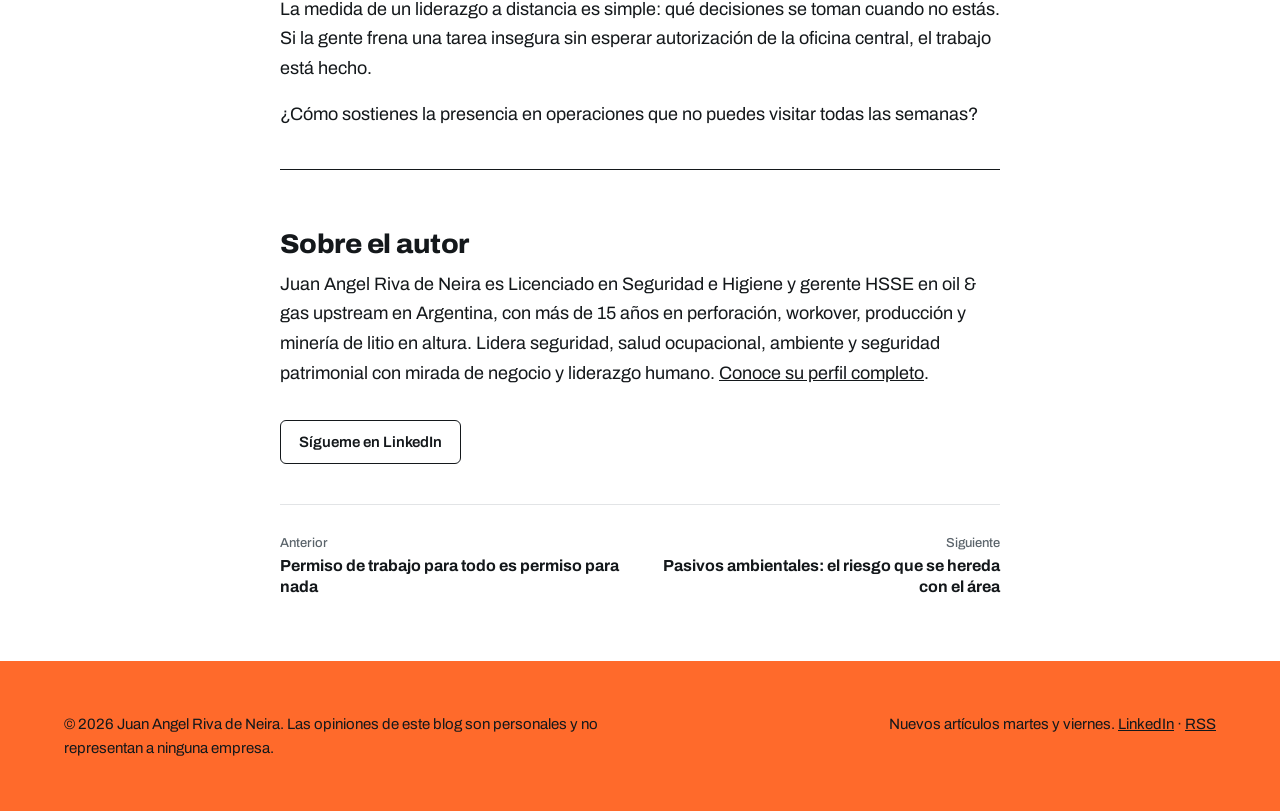
<file: articulos/liderar-seguridad-a-distancia/index.html>
<!DOCTYPE html>
<html lang="es">
<head>
<meta charset="utf-8">
<meta name="viewport" content="width=device-width, initial-scale=1">
<title>Liderar seguridad a 2.000 kilómetros del campo | Juan Angel Riva de Neira</title>
<meta name="description" content="Cuando tus operaciones están repartidas entre provincias, la presencia no se mide en visitas. Se mide en lo que pasa cuando no estás.">
<meta name="author" content="Juan Angel Riva de Neira">
<link rel="canonical" href="https://juanangelrivadeneira.github.io/articulos/liderar-seguridad-a-distancia/">
<meta property="og:title" content="Liderar seguridad a 2.000 kilómetros del campo | Juan Angel Riva de Neira">
<meta property="og:description" content="Cuando tus operaciones están repartidas entre provincias, la presencia no se mide en visitas. Se mide en lo que pasa cuando no estás.">
<meta property="og:url" content="https://juanangelrivadeneira.github.io/articulos/liderar-seguridad-a-distancia/">
<meta property="og:locale" content="es_LA">
<meta property="og:image" content="https://juanangelrivadeneira.github.io/og.png">
<meta property="og:image:width" content="1200">
<meta property="og:image:height" content="627">
<meta name="twitter:card" content="summary_large_image">
<link rel="alternate" type="application/rss+xml" title="Juan Angel Riva de Neira | HSSE en Oil &amp; Gas y Minería en Latinoamérica" href="https://juanangelrivadeneira.github.io/feed.xml">
<link rel="preconnect" href="https://fonts.googleapis.com">
<link rel="preconnect" href="https://fonts.gstatic.com" crossorigin>
<link href="https://fonts.googleapis.com/css2?family=Archivo:wdth,wght@62..125,400..800&display=swap" rel="stylesheet">
<link rel="stylesheet" href="/styles.css">
<meta property="og:type" content="article"><meta property="article:published_time" content="2026-11-23"><script type="application/ld+json">{"@context": "https://schema.org", "@type": "BlogPosting", "headline": "Liderar seguridad a 2.000 kilómetros del campo", "description": "Cuando tus operaciones están repartidas entre provincias, la presencia no se mide en visitas. Se mide en lo que pasa cuando no estás.", "datePublished": "2026-11-23", "dateModified": "2026-11-23", "inLanguage": "es", "author": {"@type": "Person", "@id": "https://juanangelrivadeneira.github.io/#autor", "name": "Juan Angel Riva de Neira", "alternateName": ["Juan Ángel Riva de Neira", "Juan Angel Rivadeneira", "Juan Ángel Rivadeneira", "Juan Riva de Neira"], "givenName": "Juan Angel", "familyName": "Riva de Neira", "url": "https://juanangelrivadeneira.github.io/sobre-mi/", "knowsLanguage": ["es"], "memberOf": {"@type": "Organization", "name": "Mesa cuatripartita de Seguridad Industrial de Neuquén", "description": "Integrante entre 2025 y 2026, en representación de una operadora de hidrocarburos"}, "sameAs": ["https://www.linkedin.com/in/juan-angel-riva-de-neira-060b7a46"], "jobTitle": "Gerente HSSE (Health, Safety, Security & Environment)", "description": "Gerente HSE / HSSE con más de 15 años en Oil & Gas upstream y minería de litio en altura en Argentina. Lidera seguridad, salud ocupacional, ambiente y seguridad patrimonial, incluida la gestión ambiental de las áreas. Une rigor técnico, visión de negocio y liderazgo humano.", "hasOccupation": {"@type": "Occupation", "name": "Gerente HSSE (HSE Manager)", "occupationLocation": {"@type": "Country", "name": "Argentina"}, "skills": "Gestión de riesgos críticos, sistemas de gestión HSE, ISO 45001, gestión ambiental, liderazgo en seguridad"}, "hasCredential": "Licenciado en Seguridad e Higiene, con título habilitante en Argentina", "address": {"@type": "PostalAddress", "addressCountry": "AR"}, "areaServed": ["Latinoamérica", "Argentina", "Chile", "Perú", "Bolivia", "Colombia", "México", "Ecuador", "Brasil"], "knowsAbout": ["Seguridad e Higiene Industrial", "HSE", "HSSE", "Oil & Gas upstream", "Minería", "Minería de litio en altura", "Gestión de riesgos críticos", "Permisos de trabajo", "Aislamiento de energías", "Pasivos ambientales", "Estudios de línea de base ambiental", "Remediación ambiental", "Permisos ambientales", "ISO 45001", "Sistemas de gestión HSE", "Indicadores HSE proactivos", "Seguridad 4.0", "ESG", "Liderazgo en seguridad", "Cultura de seguridad", "Excelencia operacional", "Gestión de contratistas", "Respuesta a emergencias", "Ley 19.587", "Decreto 351/79", "Decreto 249/07", "Ley 25.675", "Normativa HSE en Latinoamérica"]}, "mainEntityOfPage": "https://juanangelrivadeneira.github.io/articulos/liderar-seguridad-a-distancia/", "articleSection": "Liderazgo"}</script>
</head>
<body>
<header class="band top">
  <div class="bar">
    <a class="mark" href="/">Juan Angel Riva de Neira</a>
    <nav aria-label="Principal"><a href="/#articulos">Artículos</a><a href="/sobre-mi/">Sobre mí</a></nav>
  </div>
</header>
<main class="band">
  <article class="post">
    <a class="back" href="/#articulos">← Todos los artículos</a>
    <div class="meta" style="border:0;margin:0;padding:0"><span class="tag">Liderazgo</span><span>23 de noviembre de 2026</span><span>2 min de lectura</span></div>
    <h1>Liderar seguridad a 2.000 kilómetros del campo</h1>
    <div class="meta"><span>Por Juan Angel Riva de Neira</span></div>
    <div class="body"><p>Gestionar HSSE desde una oficina central con operaciones en varias provincias tiene una trampa: creer que el control se ejerce con reportes. Los reportes te dicen lo que pasó. Lo que va a pasar lo define la gente que está en el yacimiento a las tres de la mañana, con viento, frío y una tarea que se complicó.</p>
<h2>La cultura no viaja por mail</h2>
<p>Una política escrita en la ciudad llega al campo filtrada por tres o cuatro niveles. Cada nivel la interpreta. Cuando llega al operador, a veces dice algo distinto de lo que se quiso decir. Por eso el liderazgo a distancia depende menos de los documentos y más de los referentes locales.</p>
<p>El referente HSSE de cada negocio es la pieza clave. Si tiene criterio propio y respaldo para frenar una tarea, la distancia deja de ser un problema. Si solo replica instrucciones, cualquier sistema se cae el primer día que pasa algo no previsto.</p>
<h2>Tres cosas que me funcionaron</h2>
<p>Primero, visitas con agenda de campo, no de oficina. Ir a la locación, subir al equipo y preguntar cómo se hace la tarea, no cómo dice el procedimiento que se hace. Esa diferencia es la información más valiosa que existe.</p>
<p>Segundo, pocos indicadores y bien elegidos. Si la dirección recibe treinta números, no mira ninguno. Mejor cinco que muestren si los controles críticos están funcionando, con tendencia y no solo con la foto del mes.</p>
<p>Tercero, conversaciones cortas y frecuentes. Una llamada de diez minutos por semana con cada referente vale más que una reunión mensual de dos horas. Los desvíos se detectan antes de que se conviertan en incidentes.</p>
<h2>El lugar de la tecnología</h2>
<p>Cámaras, conectividad satelital y sistemas digitales ayudan mucho a acortar la distancia. Pero no reemplazan la relación. Una cámara puede mostrar que alguien no tiene el arnés enganchado; no puede explicar por qué decidió no engancharlo. Esa conversación la tiene que dar una persona.</p>
<h2>La prueba real</h2>
<p>La medida de un liderazgo a distancia es simple: qué decisiones se toman cuando no estás. Si la gente frena una tarea insegura sin esperar autorización de la oficina central, el trabajo está hecho.</p>
<p>¿Cómo sostienes la presencia en operaciones que no puedes visitar todas las semanas?</p></div>
    <aside class="body" aria-label="Sobre el autor" style="margin-top:40px;padding-top:24px;border-top:1px solid currentColor"><h2>Sobre el autor</h2><p>Juan Angel Riva de Neira es Licenciado en Seguridad e Higiene y gerente HSSE en oil &amp; gas upstream en Argentina, con más de 15 años en perforación, workover, producción y minería de litio en altura. Lidera seguridad, salud ocupacional, ambiente y seguridad patrimonial con mirada de negocio y liderazgo humano. <a href="/sobre-mi/">Conoce su perfil completo</a>.</p></aside>
    <p class="share"><a class="btn" style="display:inline-flex;align-items:center;text-decoration:none" href="https://www.linkedin.com/in/juan-angel-riva-de-neira-060b7a46" rel="me">Sígueme en LinkedIn</a></p>
    <nav class="pn" aria-label="Más artículos"><a href="/articulos/permiso-de-trabajo-para-todo/"><span>Anterior</span>Permiso de trabajo para todo es permiso para nada</a><a href="/articulos/pasivos-ambientales-areas-maduras/"><span>Siguiente</span>Pasivos ambientales: el riesgo que se hereda con el área</a></nav>
  </article>
</main>
<footer class="band">
  <div class="wrap">
    <p>© 2026 Juan Angel Riva de Neira. Las opiniones de este blog son personales y no representan a ninguna empresa.</p>
    <p>Nuevos artículos martes y viernes. <a href="https://www.linkedin.com/in/juan-angel-riva-de-neira-060b7a46" rel="me">LinkedIn</a> · <a href="/feed.xml">RSS</a></p>
  </div>
</footer>
</body>
</html>
</file>
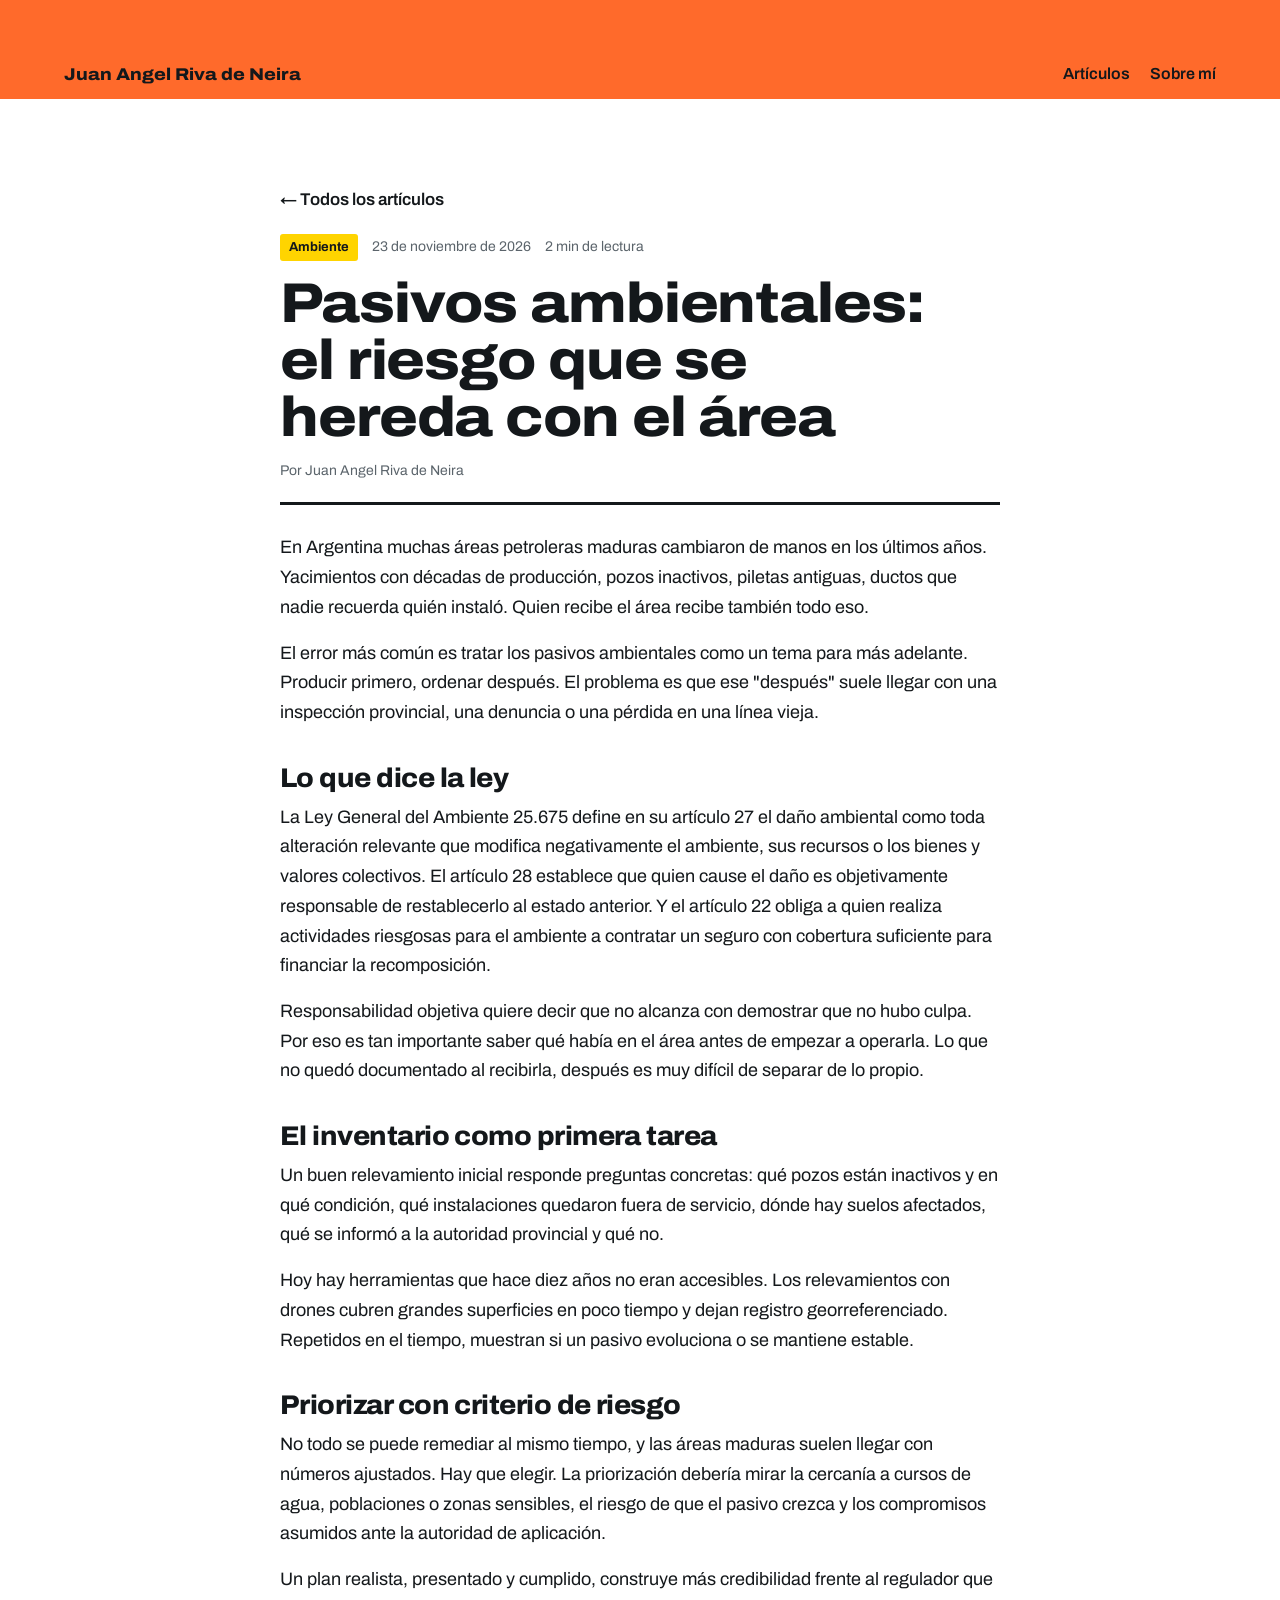
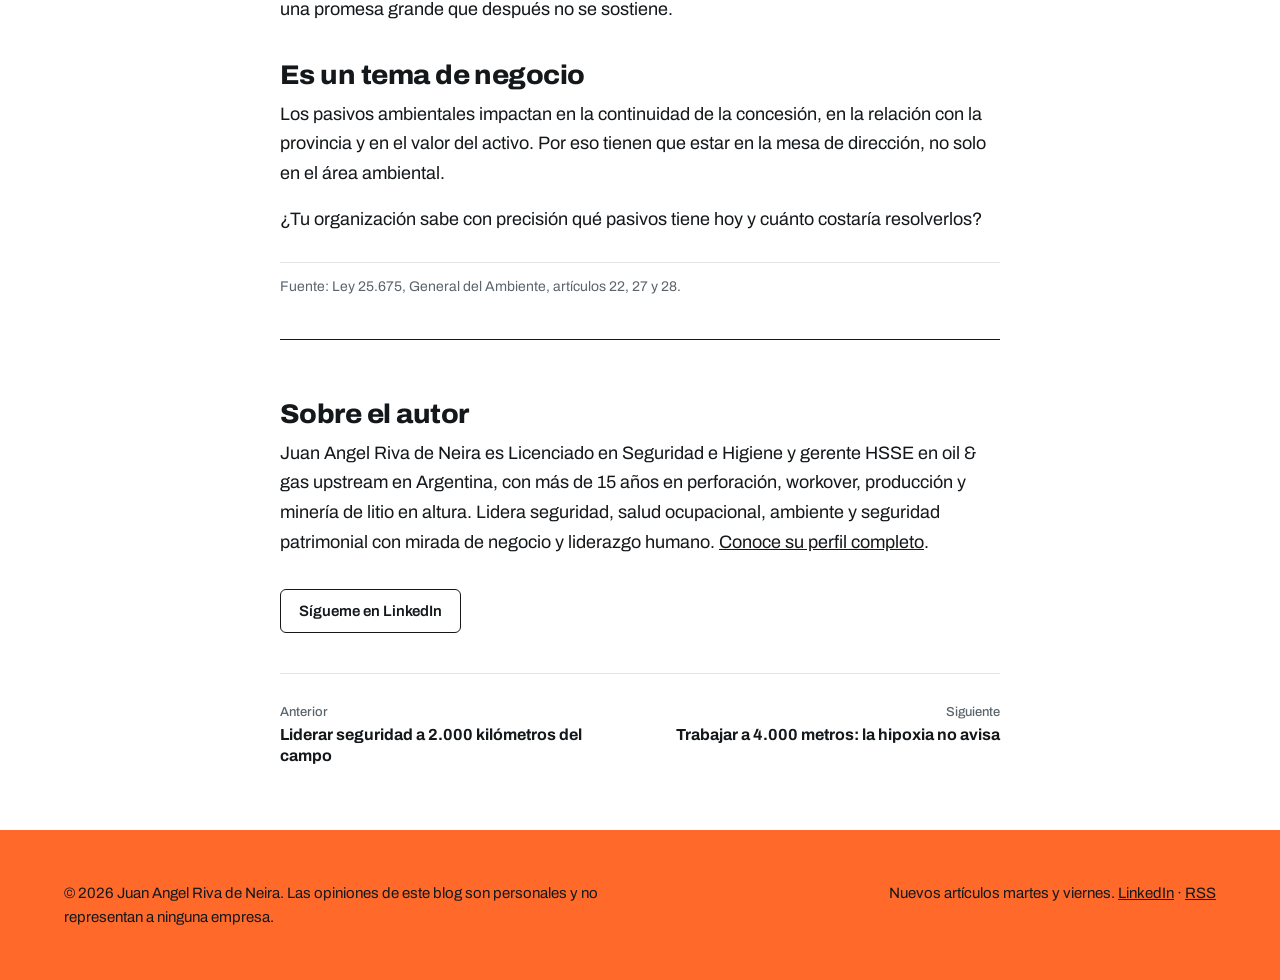
<file: articulos/pasivos-ambientales-areas-maduras/index.html>
<!DOCTYPE html>
<html lang="es">
<head>
<meta charset="utf-8">
<meta name="viewport" content="width=device-width, initial-scale=1">
<title>Pasivos ambientales: el riesgo que se hereda con el área | Juan Angel Riva de Neira</title>
<meta name="description" content="Cuando una operadora recibe un área madura, también recibe su historia. Conocer los pasivos desde el primer día es una decisión de negocio, no solo ambiental.">
<meta name="author" content="Juan Angel Riva de Neira">
<link rel="canonical" href="https://juanangelrivadeneira.github.io/articulos/pasivos-ambientales-areas-maduras/">
<meta property="og:title" content="Pasivos ambientales: el riesgo que se hereda con el área | Juan Angel Riva de Neira">
<meta property="og:description" content="Cuando una operadora recibe un área madura, también recibe su historia. Conocer los pasivos desde el primer día es una decisión de negocio, no solo ambiental.">
<meta property="og:url" content="https://juanangelrivadeneira.github.io/articulos/pasivos-ambientales-areas-maduras/">
<meta property="og:locale" content="es_LA">
<meta property="og:image" content="https://juanangelrivadeneira.github.io/og.png">
<meta property="og:image:width" content="1200">
<meta property="og:image:height" content="627">
<meta name="twitter:card" content="summary_large_image">
<link rel="alternate" type="application/rss+xml" title="Juan Angel Riva de Neira | HSSE en Oil &amp; Gas y Minería en Latinoamérica" href="https://juanangelrivadeneira.github.io/feed.xml">
<link rel="preconnect" href="https://fonts.googleapis.com">
<link rel="preconnect" href="https://fonts.gstatic.com" crossorigin>
<link href="https://fonts.googleapis.com/css2?family=Archivo:wdth,wght@62..125,400..800&display=swap" rel="stylesheet">
<link rel="stylesheet" href="/styles.css">
<meta property="og:type" content="article"><meta property="article:published_time" content="2026-11-23"><script type="application/ld+json">{"@context": "https://schema.org", "@type": "BlogPosting", "headline": "Pasivos ambientales: el riesgo que se hereda con el área", "description": "Cuando una operadora recibe un área madura, también recibe su historia. Conocer los pasivos desde el primer día es una decisión de negocio, no solo ambiental.", "datePublished": "2026-11-23", "dateModified": "2026-11-23", "inLanguage": "es", "author": {"@type": "Person", "@id": "https://juanangelrivadeneira.github.io/#autor", "name": "Juan Angel Riva de Neira", "alternateName": ["Juan Ángel Riva de Neira", "Juan Angel Rivadeneira", "Juan Ángel Rivadeneira", "Juan Riva de Neira"], "givenName": "Juan Angel", "familyName": "Riva de Neira", "url": "https://juanangelrivadeneira.github.io/sobre-mi/", "knowsLanguage": ["es"], "memberOf": {"@type": "Organization", "name": "Mesa cuatripartita de Seguridad Industrial de Neuquén", "description": "Integrante entre 2025 y 2026, en representación de una operadora de hidrocarburos"}, "sameAs": ["https://www.linkedin.com/in/juan-angel-riva-de-neira-060b7a46"], "jobTitle": "Gerente HSSE (Health, Safety, Security & Environment)", "description": "Gerente HSE / HSSE con más de 15 años en Oil & Gas upstream y minería de litio en altura en Argentina. Lidera seguridad, salud ocupacional, ambiente y seguridad patrimonial, incluida la gestión ambiental de las áreas. Une rigor técnico, visión de negocio y liderazgo humano.", "hasOccupation": {"@type": "Occupation", "name": "Gerente HSSE (HSE Manager)", "occupationLocation": {"@type": "Country", "name": "Argentina"}, "skills": "Gestión de riesgos críticos, sistemas de gestión HSE, ISO 45001, gestión ambiental, liderazgo en seguridad"}, "hasCredential": "Licenciado en Seguridad e Higiene, con título habilitante en Argentina", "address": {"@type": "PostalAddress", "addressCountry": "AR"}, "areaServed": ["Latinoamérica", "Argentina", "Chile", "Perú", "Bolivia", "Colombia", "México", "Ecuador", "Brasil"], "knowsAbout": ["Seguridad e Higiene Industrial", "HSE", "HSSE", "Oil & Gas upstream", "Minería", "Minería de litio en altura", "Gestión de riesgos críticos", "Permisos de trabajo", "Aislamiento de energías", "Pasivos ambientales", "Estudios de línea de base ambiental", "Remediación ambiental", "Permisos ambientales", "ISO 45001", "Sistemas de gestión HSE", "Indicadores HSE proactivos", "Seguridad 4.0", "ESG", "Liderazgo en seguridad", "Cultura de seguridad", "Excelencia operacional", "Gestión de contratistas", "Respuesta a emergencias", "Ley 19.587", "Decreto 351/79", "Decreto 249/07", "Ley 25.675", "Normativa HSE en Latinoamérica"]}, "mainEntityOfPage": "https://juanangelrivadeneira.github.io/articulos/pasivos-ambientales-areas-maduras/", "articleSection": "Ambiente"}</script>
</head>
<body>
<header class="band top">
  <div class="bar">
    <a class="mark" href="/">Juan Angel Riva de Neira</a>
    <nav aria-label="Principal"><a href="/#articulos">Artículos</a><a href="/sobre-mi/">Sobre mí</a></nav>
  </div>
</header>
<main class="band">
  <article class="post">
    <a class="back" href="/#articulos">← Todos los artículos</a>
    <div class="meta" style="border:0;margin:0;padding:0"><span class="tag">Ambiente</span><span>23 de noviembre de 2026</span><span>2 min de lectura</span></div>
    <h1>Pasivos ambientales: el riesgo que se hereda con el área</h1>
    <div class="meta"><span>Por Juan Angel Riva de Neira</span></div>
    <div class="body"><p>En Argentina muchas áreas petroleras maduras cambiaron de manos en los últimos años. Yacimientos con décadas de producción, pozos inactivos, piletas antiguas, ductos que nadie recuerda quién instaló. Quien recibe el área recibe también todo eso.</p>
<p>El error más común es tratar los pasivos ambientales como un tema para más adelante. Producir primero, ordenar después. El problema es que ese "después" suele llegar con una inspección provincial, una denuncia o una pérdida en una línea vieja.</p>
<h2>Lo que dice la ley</h2>
<p>La Ley General del Ambiente 25.675 define en su artículo 27 el daño ambiental como toda alteración relevante que modifica negativamente el ambiente, sus recursos o los bienes y valores colectivos. El artículo 28 establece que quien cause el daño es objetivamente responsable de restablecerlo al estado anterior. Y el artículo 22 obliga a quien realiza actividades riesgosas para el ambiente a contratar un seguro con cobertura suficiente para financiar la recomposición.</p>
<p>Responsabilidad objetiva quiere decir que no alcanza con demostrar que no hubo culpa. Por eso es tan importante saber qué había en el área antes de empezar a operarla. Lo que no quedó documentado al recibirla, después es muy difícil de separar de lo propio.</p>
<h2>El inventario como primera tarea</h2>
<p>Un buen relevamiento inicial responde preguntas concretas: qué pozos están inactivos y en qué condición, qué instalaciones quedaron fuera de servicio, dónde hay suelos afectados, qué se informó a la autoridad provincial y qué no.</p>
<p>Hoy hay herramientas que hace diez años no eran accesibles. Los relevamientos con drones cubren grandes superficies en poco tiempo y dejan registro georreferenciado. Repetidos en el tiempo, muestran si un pasivo evoluciona o se mantiene estable.</p>
<h2>Priorizar con criterio de riesgo</h2>
<p>No todo se puede remediar al mismo tiempo, y las áreas maduras suelen llegar con números ajustados. Hay que elegir. La priorización debería mirar la cercanía a cursos de agua, poblaciones o zonas sensibles, el riesgo de que el pasivo crezca y los compromisos asumidos ante la autoridad de aplicación.</p>
<p>Un plan realista, presentado y cumplido, construye más credibilidad frente al regulador que una promesa grande que después no se sostiene.</p>
<h2>Es un tema de negocio</h2>
<p>Los pasivos ambientales impactan en la continuidad de la concesión, en la relación con la provincia y en el valor del activo. Por eso tienen que estar en la mesa de dirección, no solo en el área ambiental.</p>
<p>¿Tu organización sabe con precisión qué pasivos tiene hoy y cuánto costaría resolverlos?</p>
<p class="src">Fuente: Ley 25.675, General del Ambiente, artículos 22, 27 y 28.</p></div>
    <aside class="body" aria-label="Sobre el autor" style="margin-top:40px;padding-top:24px;border-top:1px solid currentColor"><h2>Sobre el autor</h2><p>Juan Angel Riva de Neira es Licenciado en Seguridad e Higiene y gerente HSSE en oil &amp; gas upstream en Argentina, con más de 15 años en perforación, workover, producción y minería de litio en altura. Lidera seguridad, salud ocupacional, ambiente y seguridad patrimonial con mirada de negocio y liderazgo humano. <a href="/sobre-mi/">Conoce su perfil completo</a>.</p></aside>
    <p class="share"><a class="btn" style="display:inline-flex;align-items:center;text-decoration:none" href="https://www.linkedin.com/in/juan-angel-riva-de-neira-060b7a46" rel="me">Sígueme en LinkedIn</a></p>
    <nav class="pn" aria-label="Más artículos"><a href="/articulos/liderar-seguridad-a-distancia/"><span>Anterior</span>Liderar seguridad a 2.000 kilómetros del campo</a><a href="/articulos/hipoxia-trabajo-en-la-puna/"><span>Siguiente</span>Trabajar a 4.000 metros: la hipoxia no avisa</a></nav>
  </article>
</main>
<footer class="band">
  <div class="wrap">
    <p>© 2026 Juan Angel Riva de Neira. Las opiniones de este blog son personales y no representan a ninguna empresa.</p>
    <p>Nuevos artículos martes y viernes. <a href="https://www.linkedin.com/in/juan-angel-riva-de-neira-060b7a46" rel="me">LinkedIn</a> · <a href="/feed.xml">RSS</a></p>
  </div>
</footer>
</body>
</html>
</file>
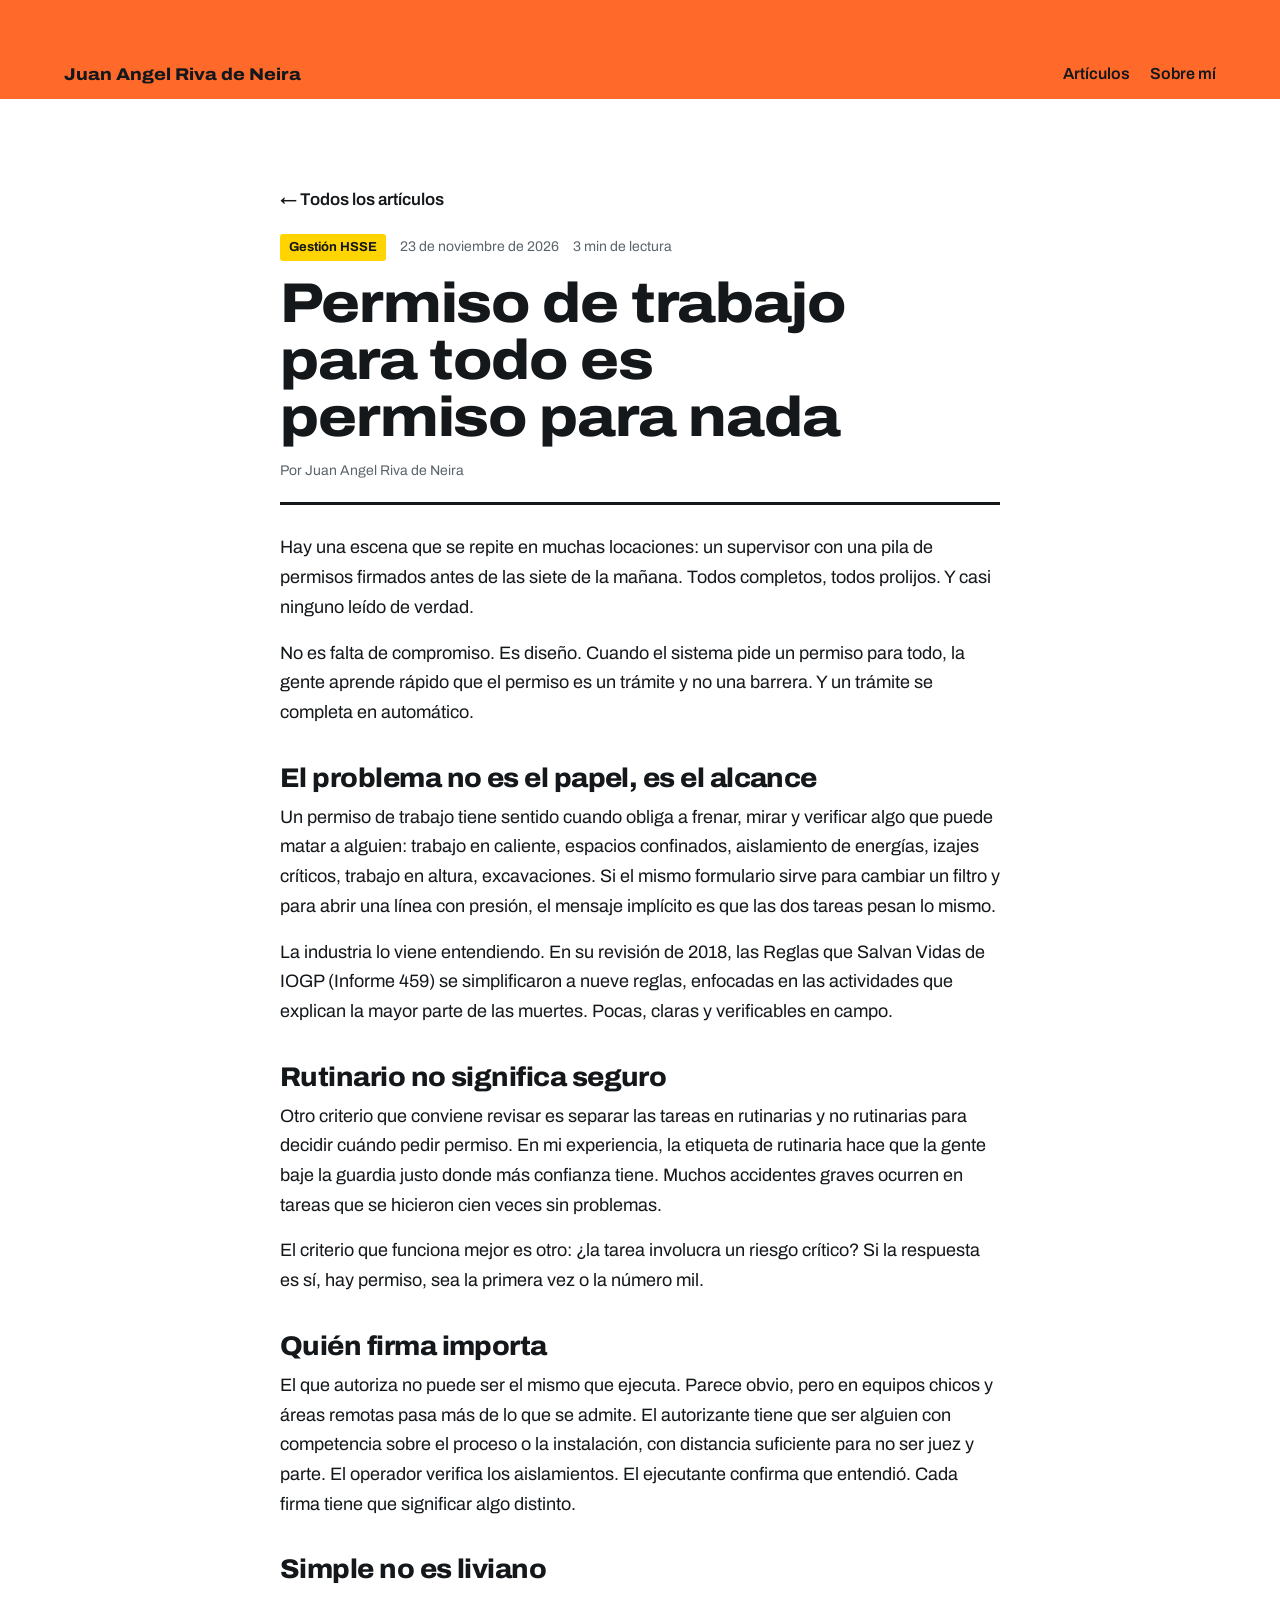
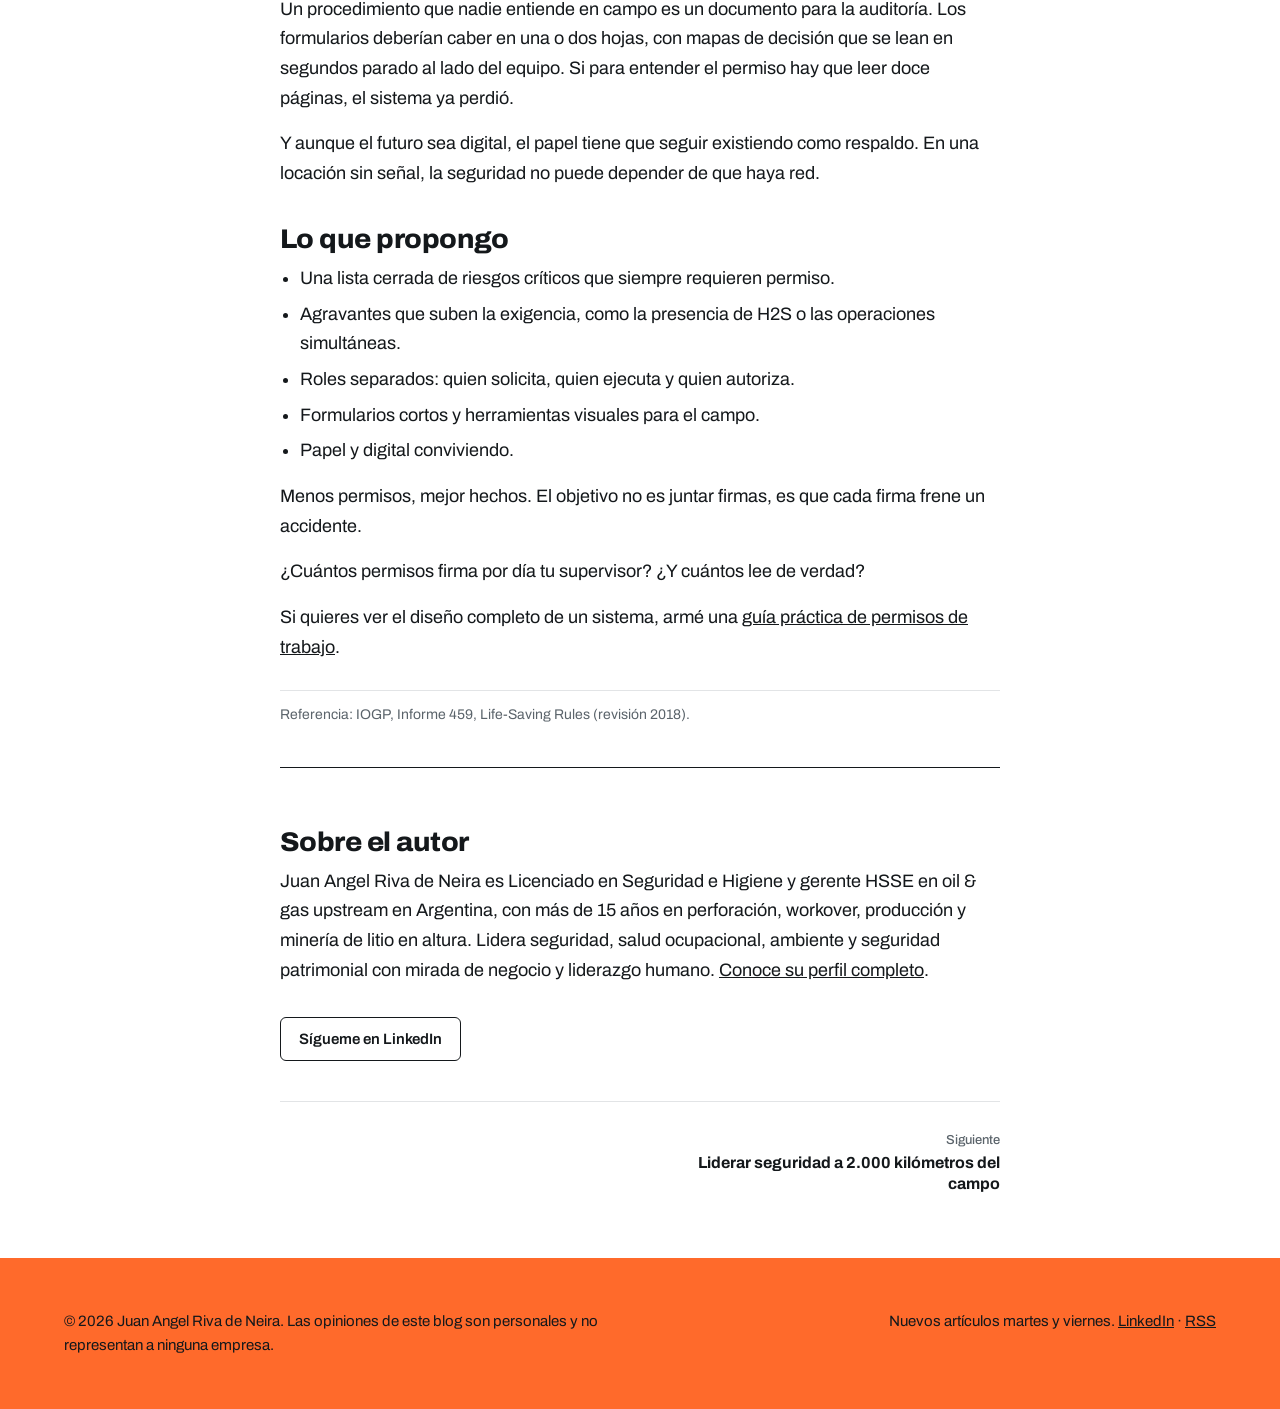
<file: articulos/permiso-de-trabajo-para-todo/index.html>
<!DOCTYPE html>
<html lang="es">
<head>
<meta charset="utf-8">
<meta name="viewport" content="width=device-width, initial-scale=1">
<title>Permiso de trabajo para todo es permiso para nada | Juan Angel Riva de Neira</title>
<meta name="description" content="Cuando cualquier tarea exige un permiso, el papel pierde valor y la firma se vuelve un trámite. La alternativa: pocos riesgos críticos, bien controlados.">
<meta name="author" content="Juan Angel Riva de Neira">
<link rel="canonical" href="https://juanangelrivadeneira.github.io/articulos/permiso-de-trabajo-para-todo/">
<meta property="og:title" content="Permiso de trabajo para todo es permiso para nada | Juan Angel Riva de Neira">
<meta property="og:description" content="Cuando cualquier tarea exige un permiso, el papel pierde valor y la firma se vuelve un trámite. La alternativa: pocos riesgos críticos, bien controlados.">
<meta property="og:url" content="https://juanangelrivadeneira.github.io/articulos/permiso-de-trabajo-para-todo/">
<meta property="og:locale" content="es_LA">
<meta property="og:image" content="https://juanangelrivadeneira.github.io/og.png">
<meta property="og:image:width" content="1200">
<meta property="og:image:height" content="627">
<meta name="twitter:card" content="summary_large_image">
<link rel="alternate" type="application/rss+xml" title="Juan Angel Riva de Neira | HSSE en Oil &amp; Gas y Minería en Latinoamérica" href="https://juanangelrivadeneira.github.io/feed.xml">
<link rel="preconnect" href="https://fonts.googleapis.com">
<link rel="preconnect" href="https://fonts.gstatic.com" crossorigin>
<link href="https://fonts.googleapis.com/css2?family=Archivo:wdth,wght@62..125,400..800&display=swap" rel="stylesheet">
<link rel="stylesheet" href="/styles.css">
<meta property="og:type" content="article"><meta property="article:published_time" content="2026-11-23"><script type="application/ld+json">{"@context": "https://schema.org", "@type": "BlogPosting", "headline": "Permiso de trabajo para todo es permiso para nada", "description": "Cuando cualquier tarea exige un permiso, el papel pierde valor y la firma se vuelve un trámite. La alternativa: pocos riesgos críticos, bien controlados.", "datePublished": "2026-11-23", "dateModified": "2026-11-23", "inLanguage": "es", "author": {"@type": "Person", "@id": "https://juanangelrivadeneira.github.io/#autor", "name": "Juan Angel Riva de Neira", "alternateName": ["Juan Ángel Riva de Neira", "Juan Angel Rivadeneira", "Juan Ángel Rivadeneira", "Juan Riva de Neira"], "givenName": "Juan Angel", "familyName": "Riva de Neira", "url": "https://juanangelrivadeneira.github.io/sobre-mi/", "knowsLanguage": ["es"], "memberOf": {"@type": "Organization", "name": "Mesa cuatripartita de Seguridad Industrial de Neuquén", "description": "Integrante entre 2025 y 2026, en representación de una operadora de hidrocarburos"}, "sameAs": ["https://www.linkedin.com/in/juan-angel-riva-de-neira-060b7a46"], "jobTitle": "Gerente HSSE (Health, Safety, Security & Environment)", "description": "Gerente HSE / HSSE con más de 15 años en Oil & Gas upstream y minería de litio en altura en Argentina. Lidera seguridad, salud ocupacional, ambiente y seguridad patrimonial, incluida la gestión ambiental de las áreas. Une rigor técnico, visión de negocio y liderazgo humano.", "hasOccupation": {"@type": "Occupation", "name": "Gerente HSSE (HSE Manager)", "occupationLocation": {"@type": "Country", "name": "Argentina"}, "skills": "Gestión de riesgos críticos, sistemas de gestión HSE, ISO 45001, gestión ambiental, liderazgo en seguridad"}, "hasCredential": "Licenciado en Seguridad e Higiene, con título habilitante en Argentina", "address": {"@type": "PostalAddress", "addressCountry": "AR"}, "areaServed": ["Latinoamérica", "Argentina", "Chile", "Perú", "Bolivia", "Colombia", "México", "Ecuador", "Brasil"], "knowsAbout": ["Seguridad e Higiene Industrial", "HSE", "HSSE", "Oil & Gas upstream", "Minería", "Minería de litio en altura", "Gestión de riesgos críticos", "Permisos de trabajo", "Aislamiento de energías", "Pasivos ambientales", "Estudios de línea de base ambiental", "Remediación ambiental", "Permisos ambientales", "ISO 45001", "Sistemas de gestión HSE", "Indicadores HSE proactivos", "Seguridad 4.0", "ESG", "Liderazgo en seguridad", "Cultura de seguridad", "Excelencia operacional", "Gestión de contratistas", "Respuesta a emergencias", "Ley 19.587", "Decreto 351/79", "Decreto 249/07", "Ley 25.675", "Normativa HSE en Latinoamérica"]}, "mainEntityOfPage": "https://juanangelrivadeneira.github.io/articulos/permiso-de-trabajo-para-todo/", "articleSection": "Gestión HSSE"}</script>
</head>
<body>
<header class="band top">
  <div class="bar">
    <a class="mark" href="/">Juan Angel Riva de Neira</a>
    <nav aria-label="Principal"><a href="/#articulos">Artículos</a><a href="/sobre-mi/">Sobre mí</a></nav>
  </div>
</header>
<main class="band">
  <article class="post">
    <a class="back" href="/#articulos">← Todos los artículos</a>
    <div class="meta" style="border:0;margin:0;padding:0"><span class="tag">Gestión HSSE</span><span>23 de noviembre de 2026</span><span>3 min de lectura</span></div>
    <h1>Permiso de trabajo para todo es permiso para nada</h1>
    <div class="meta"><span>Por Juan Angel Riva de Neira</span></div>
    <div class="body"><p>Hay una escena que se repite en muchas locaciones: un supervisor con una pila de permisos firmados antes de las siete de la mañana. Todos completos, todos prolijos. Y casi ninguno leído de verdad.</p>
<p>No es falta de compromiso. Es diseño. Cuando el sistema pide un permiso para todo, la gente aprende rápido que el permiso es un trámite y no una barrera. Y un trámite se completa en automático.</p>
<h2>El problema no es el papel, es el alcance</h2>
<p>Un permiso de trabajo tiene sentido cuando obliga a frenar, mirar y verificar algo que puede matar a alguien: trabajo en caliente, espacios confinados, aislamiento de energías, izajes críticos, trabajo en altura, excavaciones. Si el mismo formulario sirve para cambiar un filtro y para abrir una línea con presión, el mensaje implícito es que las dos tareas pesan lo mismo.</p>
<p>La industria lo viene entendiendo. En su revisión de 2018, las Reglas que Salvan Vidas de IOGP (Informe 459) se simplificaron a nueve reglas, enfocadas en las actividades que explican la mayor parte de las muertes. Pocas, claras y verificables en campo.</p>
<h2>Rutinario no significa seguro</h2>
<p>Otro criterio que conviene revisar es separar las tareas en rutinarias y no rutinarias para decidir cuándo pedir permiso. En mi experiencia, la etiqueta de rutinaria hace que la gente baje la guardia justo donde más confianza tiene. Muchos accidentes graves ocurren en tareas que se hicieron cien veces sin problemas.</p>
<p>El criterio que funciona mejor es otro: ¿la tarea involucra un riesgo crítico? Si la respuesta es sí, hay permiso, sea la primera vez o la número mil.</p>
<h2>Quién firma importa</h2>
<p>El que autoriza no puede ser el mismo que ejecuta. Parece obvio, pero en equipos chicos y áreas remotas pasa más de lo que se admite. El autorizante tiene que ser alguien con competencia sobre el proceso o la instalación, con distancia suficiente para no ser juez y parte. El operador verifica los aislamientos. El ejecutante confirma que entendió. Cada firma tiene que significar algo distinto.</p>
<h2>Simple no es liviano</h2>
<p>Un procedimiento que nadie entiende en campo es un documento para la auditoría. Los formularios deberían caber en una o dos hojas, con mapas de decisión que se lean en segundos parado al lado del equipo. Si para entender el permiso hay que leer doce páginas, el sistema ya perdió.</p>
<p>Y aunque el futuro sea digital, el papel tiene que seguir existiendo como respaldo. En una locación sin señal, la seguridad no puede depender de que haya red.</p>
<h2>Lo que propongo</h2>
<ul>
<li>Una lista cerrada de riesgos críticos que siempre requieren permiso.</li>
<li>Agravantes que suben la exigencia, como la presencia de H2S o las operaciones simultáneas.</li>
<li>Roles separados: quien solicita, quien ejecuta y quien autoriza.</li>
<li>Formularios cortos y herramientas visuales para el campo.</li>
<li>Papel y digital conviviendo.</li>
</ul>
<p>Menos permisos, mejor hechos. El objetivo no es juntar firmas, es que cada firma frene un accidente.</p>
<p>¿Cuántos permisos firma por día tu supervisor? ¿Y cuántos lee de verdad?</p>
<p>Si quieres ver el diseño completo de un sistema, armé una <a href="/articulos/guia-sistema-permisos-de-trabajo/">guía práctica de permisos de trabajo</a>.</p>
<p class="src">Referencia: IOGP, Informe 459, Life-Saving Rules (revisión 2018).</p></div>
    <aside class="body" aria-label="Sobre el autor" style="margin-top:40px;padding-top:24px;border-top:1px solid currentColor"><h2>Sobre el autor</h2><p>Juan Angel Riva de Neira es Licenciado en Seguridad e Higiene y gerente HSSE en oil &amp; gas upstream en Argentina, con más de 15 años en perforación, workover, producción y minería de litio en altura. Lidera seguridad, salud ocupacional, ambiente y seguridad patrimonial con mirada de negocio y liderazgo humano. <a href="/sobre-mi/">Conoce su perfil completo</a>.</p></aside>
    <p class="share"><a class="btn" style="display:inline-flex;align-items:center;text-decoration:none" href="https://www.linkedin.com/in/juan-angel-riva-de-neira-060b7a46" rel="me">Sígueme en LinkedIn</a></p>
    <nav class="pn" aria-label="Más artículos"><span></span><a href="/articulos/liderar-seguridad-a-distancia/"><span>Siguiente</span>Liderar seguridad a 2.000 kilómetros del campo</a></nav>
  </article>
</main>
<footer class="band">
  <div class="wrap">
    <p>© 2026 Juan Angel Riva de Neira. Las opiniones de este blog son personales y no representan a ninguna empresa.</p>
    <p>Nuevos artículos martes y viernes. <a href="https://www.linkedin.com/in/juan-angel-riva-de-neira-060b7a46" rel="me">LinkedIn</a> · <a href="/feed.xml">RSS</a></p>
  </div>
</footer>
</body>
</html>
</file>
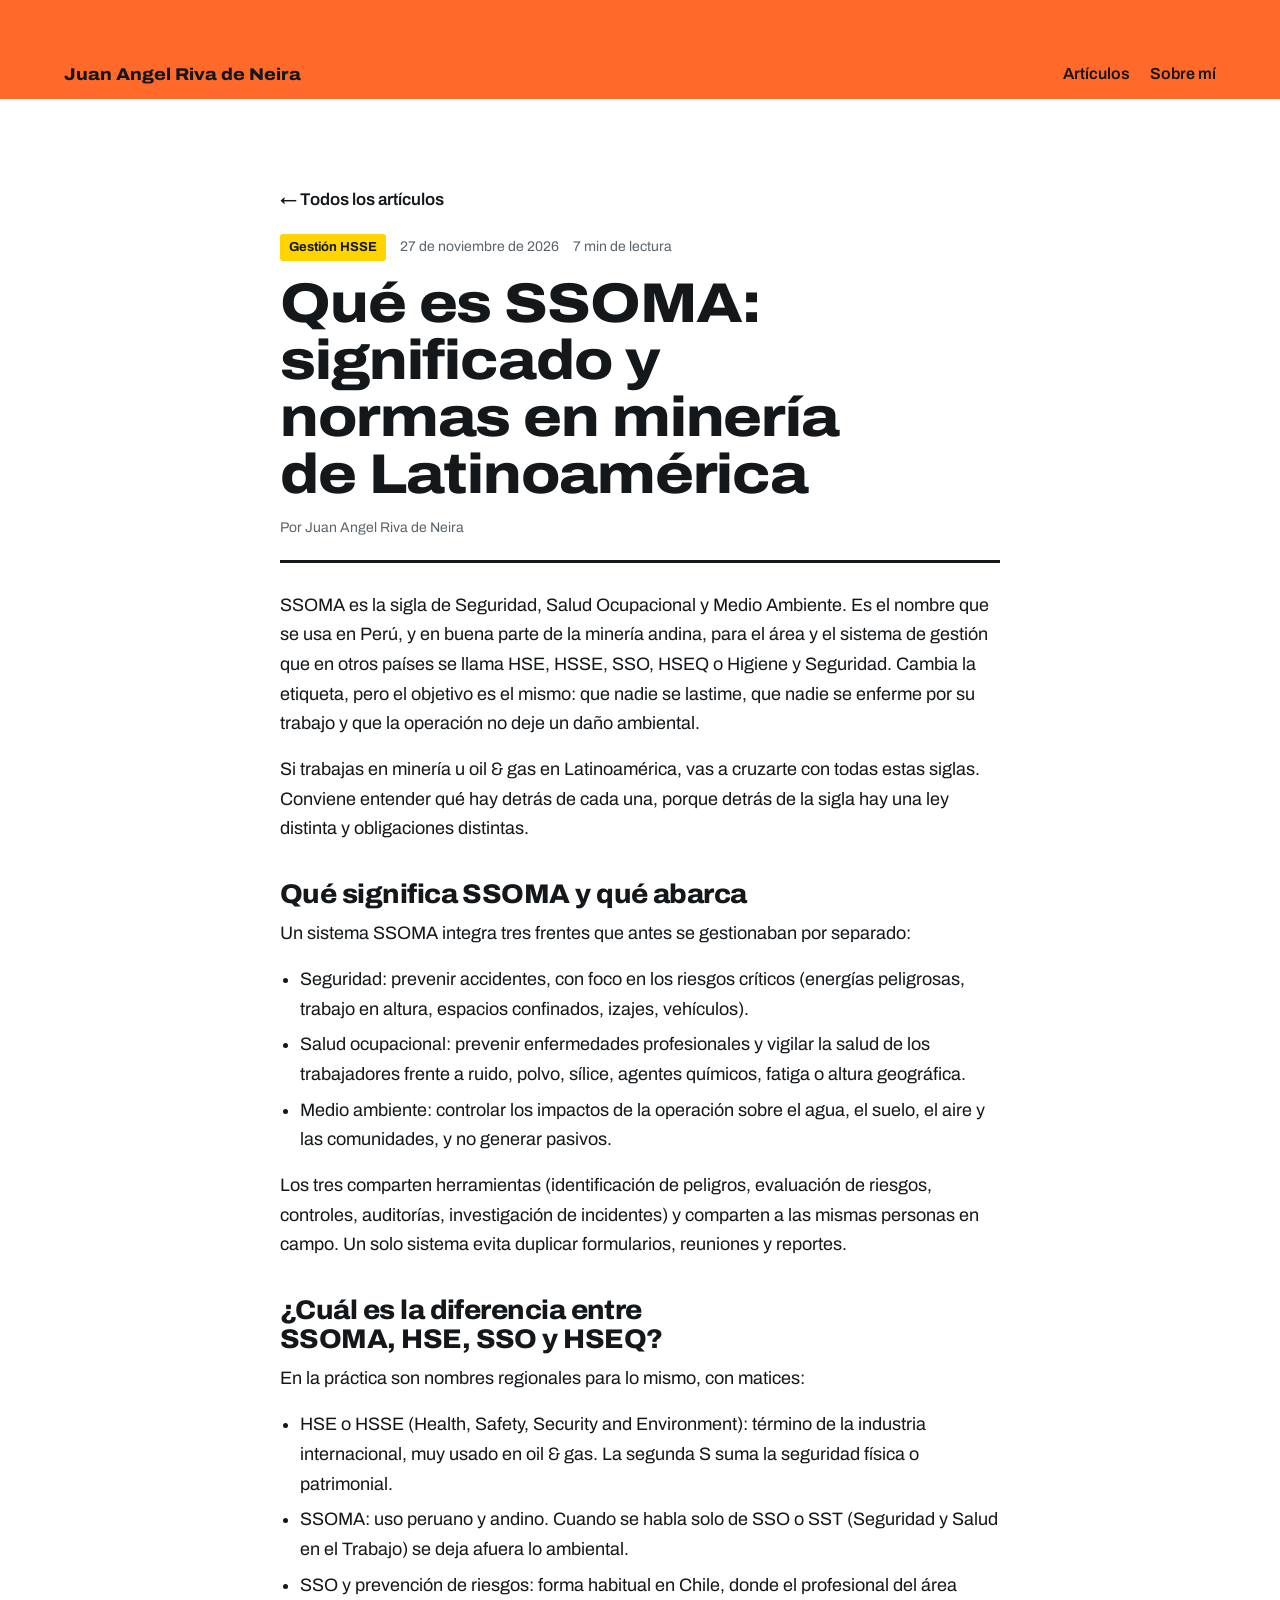
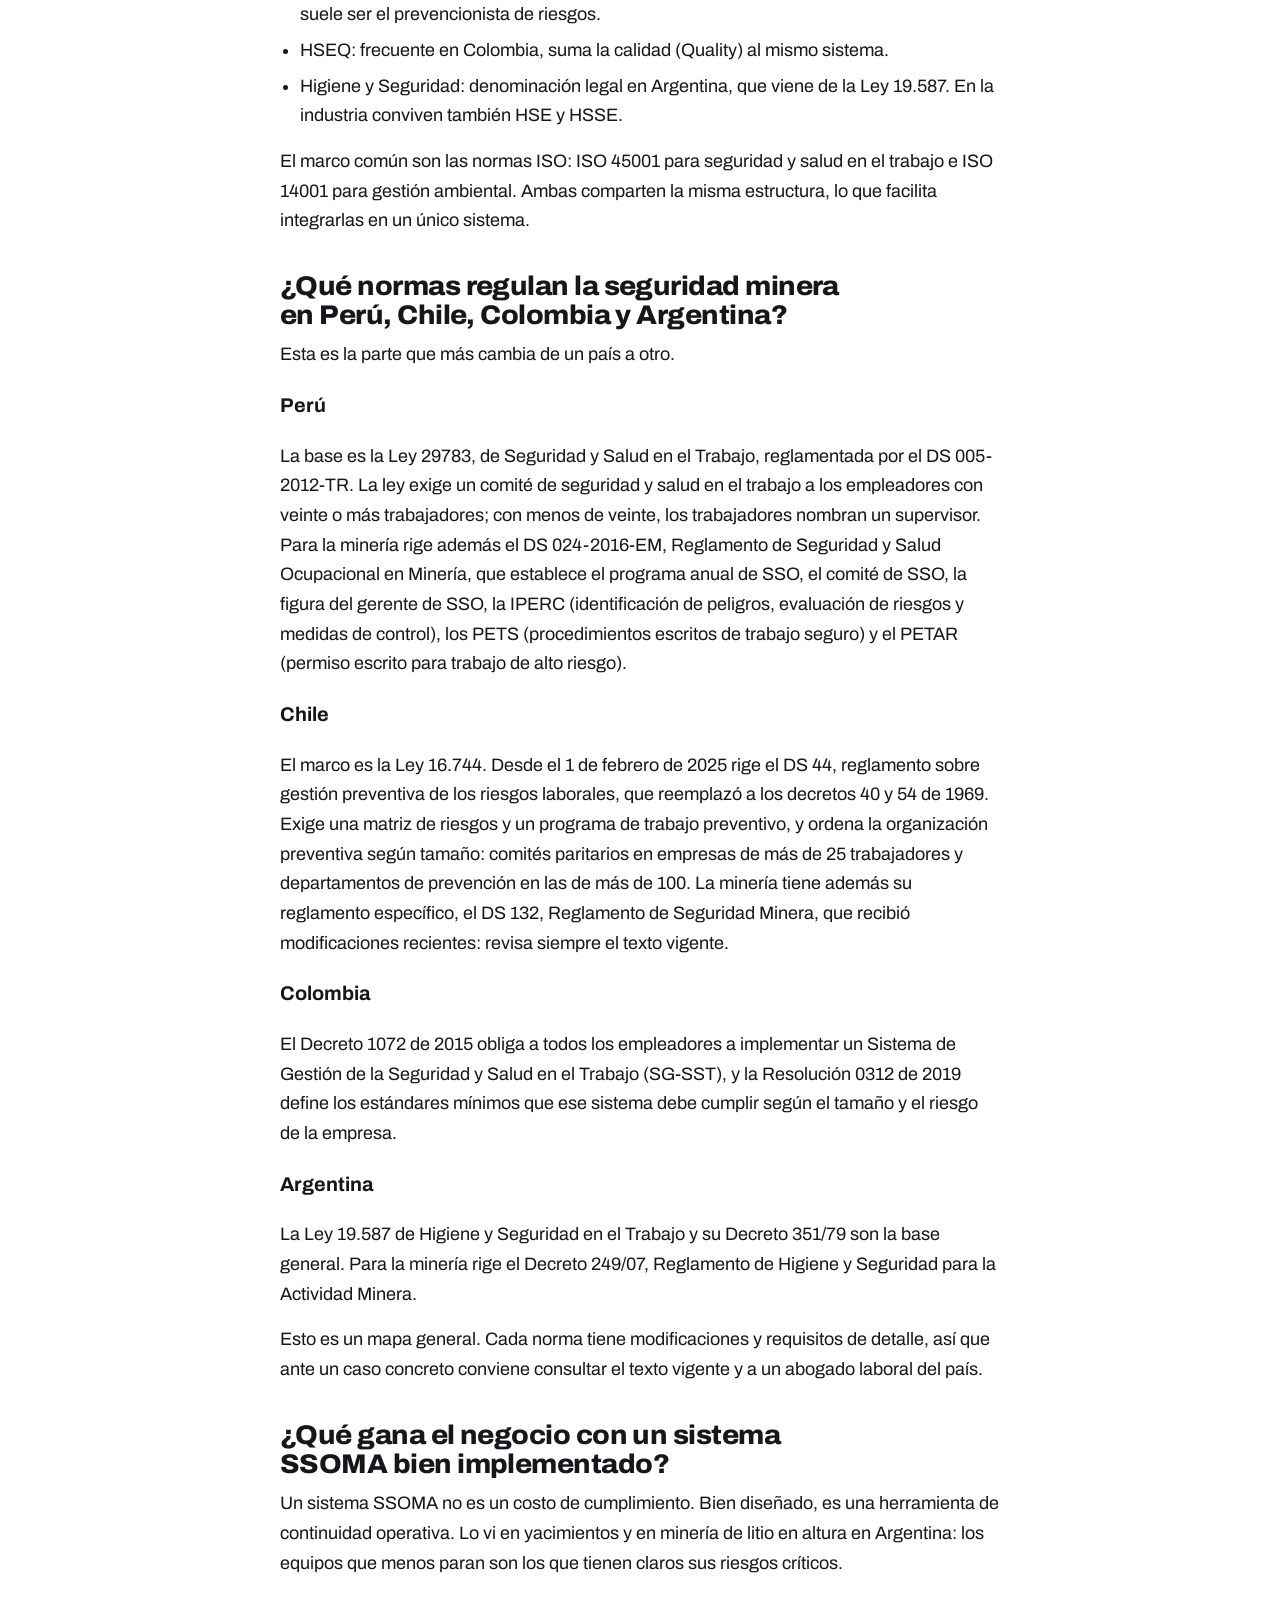
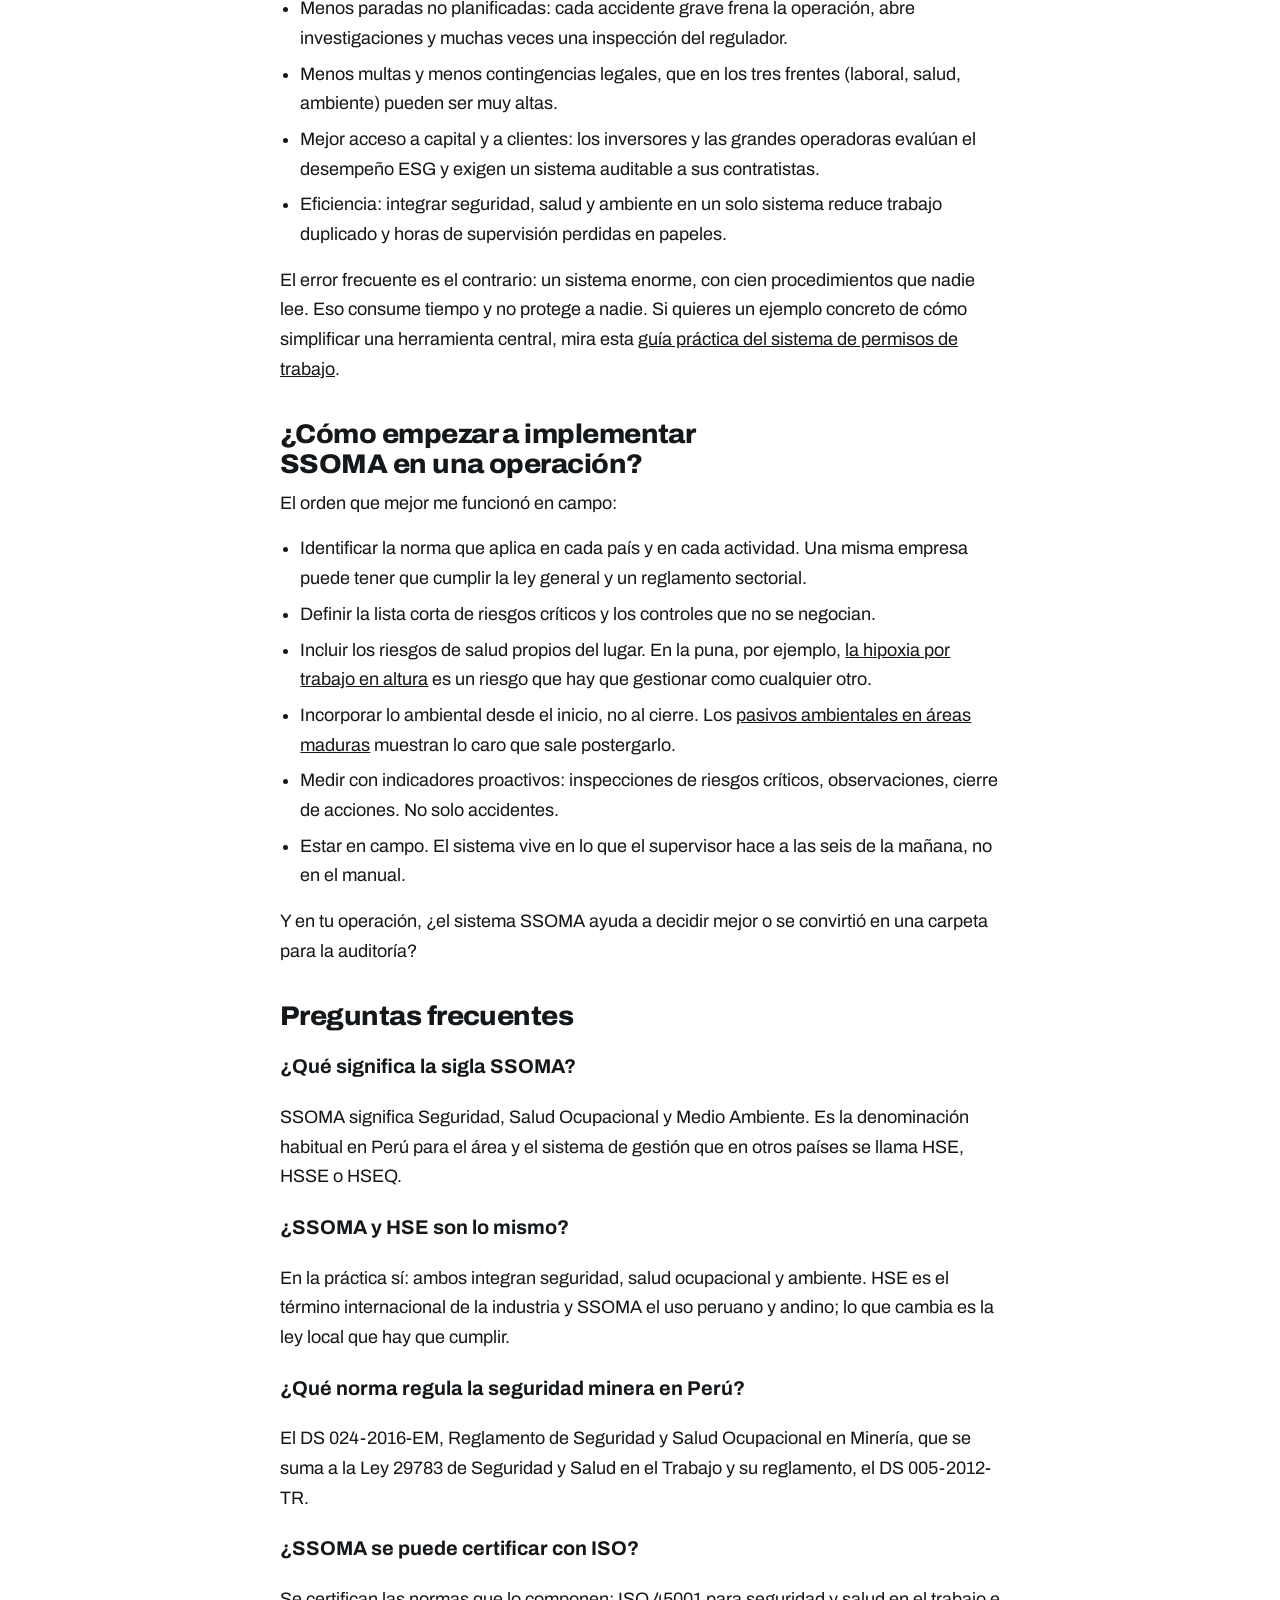
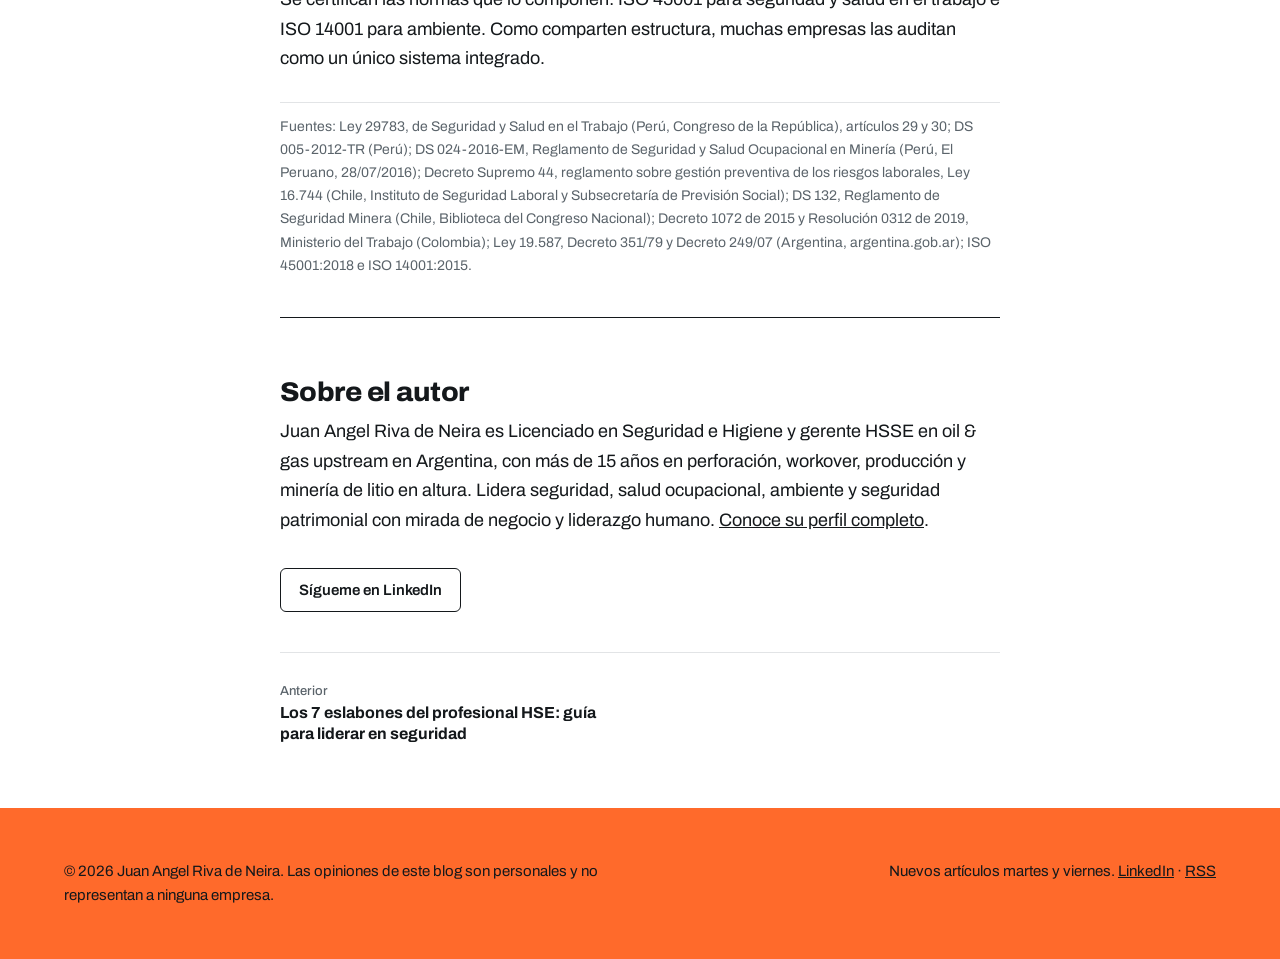
<file: articulos/que-es-ssoma/index.html>
<!DOCTYPE html>
<html lang="es">
<head>
<meta charset="utf-8">
<meta name="viewport" content="width=device-width, initial-scale=1">
<title>Qué es SSOMA: significado y normas en minería de Latinoamérica | Juan Angel Riva de Neira</title>
<meta name="description" content="Qué es SSOMA, en qué se diferencia de HSE, SSO y HSEQ, y qué normas de seguridad minera rigen en Perú, Chile, Colombia y Argentina. Guía de campo.">
<meta name="author" content="Juan Angel Riva de Neira">
<link rel="canonical" href="https://juanangelrivadeneira.github.io/articulos/que-es-ssoma/">
<meta property="og:title" content="Qué es SSOMA: significado y normas en minería de Latinoamérica | Juan Angel Riva de Neira">
<meta property="og:description" content="Qué es SSOMA, en qué se diferencia de HSE, SSO y HSEQ, y qué normas de seguridad minera rigen en Perú, Chile, Colombia y Argentina. Guía de campo.">
<meta property="og:url" content="https://juanangelrivadeneira.github.io/articulos/que-es-ssoma/">
<meta property="og:locale" content="es_LA">
<meta property="og:image" content="https://juanangelrivadeneira.github.io/og.png">
<meta property="og:image:width" content="1200">
<meta property="og:image:height" content="627">
<meta name="twitter:card" content="summary_large_image">
<link rel="alternate" type="application/rss+xml" title="Juan Angel Riva de Neira | HSSE en Oil &amp; Gas y Minería en Latinoamérica" href="https://juanangelrivadeneira.github.io/feed.xml">
<link rel="preconnect" href="https://fonts.googleapis.com">
<link rel="preconnect" href="https://fonts.gstatic.com" crossorigin>
<link href="https://fonts.googleapis.com/css2?family=Archivo:wdth,wght@62..125,400..800&display=swap" rel="stylesheet">
<link rel="stylesheet" href="/styles.css">
<meta property="og:type" content="article"><meta property="article:published_time" content="2026-11-27"><script type="application/ld+json">{"@context": "https://schema.org", "@type": "BlogPosting", "headline": "Qué es SSOMA: significado y normas en minería de Latinoamérica", "description": "Qué es SSOMA, en qué se diferencia de HSE, SSO y HSEQ, y qué normas de seguridad minera rigen en Perú, Chile, Colombia y Argentina. Guía de campo.", "datePublished": "2026-11-27", "dateModified": "2026-11-27", "inLanguage": "es", "author": {"@type": "Person", "@id": "https://juanangelrivadeneira.github.io/#autor", "name": "Juan Angel Riva de Neira", "alternateName": ["Juan Ángel Riva de Neira", "Juan Angel Rivadeneira", "Juan Ángel Rivadeneira", "Juan Riva de Neira"], "givenName": "Juan Angel", "familyName": "Riva de Neira", "url": "https://juanangelrivadeneira.github.io/sobre-mi/", "knowsLanguage": ["es"], "memberOf": {"@type": "Organization", "name": "Mesa cuatripartita de Seguridad Industrial de Neuquén", "description": "Integrante entre 2025 y 2026, en representación de una operadora de hidrocarburos"}, "sameAs": ["https://www.linkedin.com/in/juan-angel-riva-de-neira-060b7a46"], "jobTitle": "Gerente HSSE (Health, Safety, Security & Environment)", "description": "Gerente HSE / HSSE con más de 15 años en Oil & Gas upstream y minería de litio en altura en Argentina. Lidera seguridad, salud ocupacional, ambiente y seguridad patrimonial, incluida la gestión ambiental de las áreas. Une rigor técnico, visión de negocio y liderazgo humano.", "hasOccupation": {"@type": "Occupation", "name": "Gerente HSSE (HSE Manager)", "occupationLocation": {"@type": "Country", "name": "Argentina"}, "skills": "Gestión de riesgos críticos, sistemas de gestión HSE, ISO 45001, gestión ambiental, liderazgo en seguridad"}, "hasCredential": "Licenciado en Seguridad e Higiene, con título habilitante en Argentina", "address": {"@type": "PostalAddress", "addressCountry": "AR"}, "areaServed": ["Latinoamérica", "Argentina", "Chile", "Perú", "Bolivia", "Colombia", "México", "Ecuador", "Brasil"], "knowsAbout": ["Seguridad e Higiene Industrial", "HSE", "HSSE", "Oil & Gas upstream", "Minería", "Minería de litio en altura", "Gestión de riesgos críticos", "Permisos de trabajo", "Aislamiento de energías", "Pasivos ambientales", "Estudios de línea de base ambiental", "Remediación ambiental", "Permisos ambientales", "ISO 45001", "Sistemas de gestión HSE", "Indicadores HSE proactivos", "Seguridad 4.0", "ESG", "Liderazgo en seguridad", "Cultura de seguridad", "Excelencia operacional", "Gestión de contratistas", "Respuesta a emergencias", "Ley 19.587", "Decreto 351/79", "Decreto 249/07", "Ley 25.675", "Normativa HSE en Latinoamérica"]}, "mainEntityOfPage": "https://juanangelrivadeneira.github.io/articulos/que-es-ssoma/", "articleSection": "Gestión HSSE"}</script><script type="application/ld+json">{"@context": "https://schema.org", "@type": "FAQPage", "mainEntity": [{"@type": "Question", "name": "¿Qué significa la sigla SSOMA?", "acceptedAnswer": {"@type": "Answer", "text": "SSOMA significa Seguridad, Salud Ocupacional y Medio Ambiente. Es la denominación habitual en Perú para el área y el sistema de gestión que en otros países se llama HSE, HSSE o HSEQ."}}, {"@type": "Question", "name": "¿SSOMA y HSE son lo mismo?", "acceptedAnswer": {"@type": "Answer", "text": "En la práctica sí: ambos integran seguridad, salud ocupacional y ambiente. HSE es el término internacional de la industria y SSOMA el uso peruano y andino; lo que cambia es la ley local que hay que cumplir."}}, {"@type": "Question", "name": "¿Qué norma regula la seguridad minera en Perú?", "acceptedAnswer": {"@type": "Answer", "text": "El DS 024-2016-EM, Reglamento de Seguridad y Salud Ocupacional en Minería, que se suma a la Ley 29783 de Seguridad y Salud en el Trabajo y su reglamento, el DS 005-2012-TR."}}, {"@type": "Question", "name": "¿SSOMA se puede certificar con ISO?", "acceptedAnswer": {"@type": "Answer", "text": "Se certifican las normas que lo componen: ISO 45001 para seguridad y salud en el trabajo e ISO 14001 para ambiente. Como comparten estructura, muchas empresas las auditan como un único sistema integrado."}}]}</script>
</head>
<body>
<header class="band top">
  <div class="bar">
    <a class="mark" href="/">Juan Angel Riva de Neira</a>
    <nav aria-label="Principal"><a href="/#articulos">Artículos</a><a href="/sobre-mi/">Sobre mí</a></nav>
  </div>
</header>
<main class="band">
  <article class="post">
    <a class="back" href="/#articulos">← Todos los artículos</a>
    <div class="meta" style="border:0;margin:0;padding:0"><span class="tag">Gestión HSSE</span><span>27 de noviembre de 2026</span><span>7 min de lectura</span></div>
    <h1>Qué es SSOMA: significado y normas en minería de Latinoamérica</h1>
    <div class="meta"><span>Por Juan Angel Riva de Neira</span></div>
    <div class="body"><p>SSOMA es la sigla de Seguridad, Salud Ocupacional y Medio Ambiente. Es el nombre que se usa en Perú, y en buena parte de la minería andina, para el área y el sistema de gestión que en otros países se llama HSE, HSSE, SSO, HSEQ o Higiene y Seguridad. Cambia la etiqueta, pero el objetivo es el mismo: que nadie se lastime, que nadie se enferme por su trabajo y que la operación no deje un daño ambiental.</p>
<p>Si trabajas en minería u oil &amp; gas en Latinoamérica, vas a cruzarte con todas estas siglas. Conviene entender qué hay detrás de cada una, porque detrás de la sigla hay una ley distinta y obligaciones distintas.</p>
<h2>Qué significa SSOMA y qué abarca</h2>
<p>Un sistema SSOMA integra tres frentes que antes se gestionaban por separado:</p>
<ul>
<li>Seguridad: prevenir accidentes, con foco en los riesgos críticos (energías peligrosas, trabajo en altura, espacios confinados, izajes, vehículos).</li>
<li>Salud ocupacional: prevenir enfermedades profesionales y vigilar la salud de los trabajadores frente a ruido, polvo, sílice, agentes químicos, fatiga o altura geográfica.</li>
<li>Medio ambiente: controlar los impactos de la operación sobre el agua, el suelo, el aire y las comunidades, y no generar pasivos.</li>
</ul>
<p>Los tres comparten herramientas (identificación de peligros, evaluación de riesgos, controles, auditorías, investigación de incidentes) y comparten a las mismas personas en campo. Un solo sistema evita duplicar formularios, reuniones y reportes.</p>
<h2>¿Cuál es la diferencia entre SSOMA, HSE, SSO y HSEQ?</h2>
<p>En la práctica son nombres regionales para lo mismo, con matices:</p>
<ul>
<li>HSE o HSSE (Health, Safety, Security and Environment): término de la industria internacional, muy usado en oil &amp; gas. La segunda S suma la seguridad física o patrimonial.</li>
<li>SSOMA: uso peruano y andino. Cuando se habla solo de SSO o SST (Seguridad y Salud en el Trabajo) se deja afuera lo ambiental.</li>
<li>SSO y prevención de riesgos: forma habitual en Chile, donde el profesional del área suele ser el prevencionista de riesgos.</li>
<li>HSEQ: frecuente en Colombia, suma la calidad (Quality) al mismo sistema.</li>
<li>Higiene y Seguridad: denominación legal en Argentina, que viene de la Ley 19.587. En la industria conviven también HSE y HSSE.</li>
</ul>
<p>El marco común son las normas ISO: ISO 45001 para seguridad y salud en el trabajo e ISO 14001 para gestión ambiental. Ambas comparten la misma estructura, lo que facilita integrarlas en un único sistema.</p>
<h2>¿Qué normas regulan la seguridad minera en Perú, Chile, Colombia y Argentina?</h2>
<p>Esta es la parte que más cambia de un país a otro.</p>
<h3>Perú</h3>
<p>La base es la Ley 29783, de Seguridad y Salud en el Trabajo, reglamentada por el DS 005-2012-TR. La ley exige un comité de seguridad y salud en el trabajo a los empleadores con veinte o más trabajadores; con menos de veinte, los trabajadores nombran un supervisor. Para la minería rige además el DS 024-2016-EM, Reglamento de Seguridad y Salud Ocupacional en Minería, que establece el programa anual de SSO, el comité de SSO, la figura del gerente de SSO, la IPERC (identificación de peligros, evaluación de riesgos y medidas de control), los PETS (procedimientos escritos de trabajo seguro) y el PETAR (permiso escrito para trabajo de alto riesgo).</p>
<h3>Chile</h3>
<p>El marco es la Ley 16.744. Desde el 1 de febrero de 2025 rige el DS 44, reglamento sobre gestión preventiva de los riesgos laborales, que reemplazó a los decretos 40 y 54 de 1969. Exige una matriz de riesgos y un programa de trabajo preventivo, y ordena la organización preventiva según tamaño: comités paritarios en empresas de más de 25 trabajadores y departamentos de prevención en las de más de 100. La minería tiene además su reglamento específico, el DS 132, Reglamento de Seguridad Minera, que recibió modificaciones recientes: revisa siempre el texto vigente.</p>
<h3>Colombia</h3>
<p>El Decreto 1072 de 2015 obliga a todos los empleadores a implementar un Sistema de Gestión de la Seguridad y Salud en el Trabajo (SG-SST), y la Resolución 0312 de 2019 define los estándares mínimos que ese sistema debe cumplir según el tamaño y el riesgo de la empresa.</p>
<h3>Argentina</h3>
<p>La Ley 19.587 de Higiene y Seguridad en el Trabajo y su Decreto 351/79 son la base general. Para la minería rige el Decreto 249/07, Reglamento de Higiene y Seguridad para la Actividad Minera.</p>
<p>Esto es un mapa general. Cada norma tiene modificaciones y requisitos de detalle, así que ante un caso concreto conviene consultar el texto vigente y a un abogado laboral del país.</p>
<h2>¿Qué gana el negocio con un sistema SSOMA bien implementado?</h2>
<p>Un sistema SSOMA no es un costo de cumplimiento. Bien diseñado, es una herramienta de continuidad operativa. Lo vi en yacimientos y en minería de litio en altura en Argentina: los equipos que menos paran son los que tienen claros sus riesgos críticos.</p>
<ul>
<li>Menos paradas no planificadas: cada accidente grave frena la operación, abre investigaciones y muchas veces una inspección del regulador.</li>
<li>Menos multas y menos contingencias legales, que en los tres frentes (laboral, salud, ambiente) pueden ser muy altas.</li>
<li>Mejor acceso a capital y a clientes: los inversores y las grandes operadoras evalúan el desempeño ESG y exigen un sistema auditable a sus contratistas.</li>
<li>Eficiencia: integrar seguridad, salud y ambiente en un solo sistema reduce trabajo duplicado y horas de supervisión perdidas en papeles.</li>
</ul>
<p>El error frecuente es el contrario: un sistema enorme, con cien procedimientos que nadie lee. Eso consume tiempo y no protege a nadie. Si quieres un ejemplo concreto de cómo simplificar una herramienta central, mira esta <a href="/articulos/guia-sistema-permisos-de-trabajo/">guía práctica del sistema de permisos de trabajo</a>.</p>
<h2>¿Cómo empezar a implementar SSOMA en una operación?</h2>
<p>El orden que mejor me funcionó en campo:</p>
<ul>
<li>Identificar la norma que aplica en cada país y en cada actividad. Una misma empresa puede tener que cumplir la ley general y un reglamento sectorial.</li>
<li>Definir la lista corta de riesgos críticos y los controles que no se negocian.</li>
<li>Incluir los riesgos de salud propios del lugar. En la puna, por ejemplo, <a href="/articulos/hipoxia-trabajo-en-la-puna/">la hipoxia por trabajo en altura</a> es un riesgo que hay que gestionar como cualquier otro.</li>
<li>Incorporar lo ambiental desde el inicio, no al cierre. Los <a href="/articulos/pasivos-ambientales-areas-maduras/">pasivos ambientales en áreas maduras</a> muestran lo caro que sale postergarlo.</li>
<li>Medir con indicadores proactivos: inspecciones de riesgos críticos, observaciones, cierre de acciones. No solo accidentes.</li>
<li>Estar en campo. El sistema vive en lo que el supervisor hace a las seis de la mañana, no en el manual.</li>
</ul>
<p>Y en tu operación, ¿el sistema SSOMA ayuda a decidir mejor o se convirtió en una carpeta para la auditoría?</p>
<h2>Preguntas frecuentes</h2>
<h3>¿Qué significa la sigla SSOMA?</h3>
<p>SSOMA significa Seguridad, Salud Ocupacional y Medio Ambiente. Es la denominación habitual en Perú para el área y el sistema de gestión que en otros países se llama HSE, HSSE o HSEQ.</p>
<h3>¿SSOMA y HSE son lo mismo?</h3>
<p>En la práctica sí: ambos integran seguridad, salud ocupacional y ambiente. HSE es el término internacional de la industria y SSOMA el uso peruano y andino; lo que cambia es la ley local que hay que cumplir.</p>
<h3>¿Qué norma regula la seguridad minera en Perú?</h3>
<p>El DS 024-2016-EM, Reglamento de Seguridad y Salud Ocupacional en Minería, que se suma a la Ley 29783 de Seguridad y Salud en el Trabajo y su reglamento, el DS 005-2012-TR.</p>
<h3>¿SSOMA se puede certificar con ISO?</h3>
<p>Se certifican las normas que lo componen: ISO 45001 para seguridad y salud en el trabajo e ISO 14001 para ambiente. Como comparten estructura, muchas empresas las auditan como un único sistema integrado.</p>
<p class="src">Fuentes: Ley 29783, de Seguridad y Salud en el Trabajo (Perú, Congreso de la República), artículos 29 y 30; DS 005-2012-TR (Perú); DS 024-2016-EM, Reglamento de Seguridad y Salud Ocupacional en Minería (Perú, El Peruano, 28/07/2016); Decreto Supremo 44, reglamento sobre gestión preventiva de los riesgos laborales, Ley 16.744 (Chile, Instituto de Seguridad Laboral y Subsecretaría de Previsión Social); DS 132, Reglamento de Seguridad Minera (Chile, Biblioteca del Congreso Nacional); Decreto 1072 de 2015 y Resolución 0312 de 2019, Ministerio del Trabajo (Colombia); Ley 19.587, Decreto 351/79 y Decreto 249/07 (Argentina, argentina.gob.ar); ISO 45001:2018 e ISO 14001:2015.</p></div>
    <aside class="body" aria-label="Sobre el autor" style="margin-top:40px;padding-top:24px;border-top:1px solid currentColor"><h2>Sobre el autor</h2><p>Juan Angel Riva de Neira es Licenciado en Seguridad e Higiene y gerente HSSE en oil &amp; gas upstream en Argentina, con más de 15 años en perforación, workover, producción y minería de litio en altura. Lidera seguridad, salud ocupacional, ambiente y seguridad patrimonial con mirada de negocio y liderazgo humano. <a href="/sobre-mi/">Conoce su perfil completo</a>.</p></aside>
    <p class="share"><a class="btn" style="display:inline-flex;align-items:center;text-decoration:none" href="https://www.linkedin.com/in/juan-angel-riva-de-neira-060b7a46" rel="me">Sígueme en LinkedIn</a></p>
    <nav class="pn" aria-label="Más artículos"><a href="/articulos/7-eslabones-del-profesional-hse/"><span>Anterior</span>Los 7 eslabones del profesional HSE: guía para liderar en seguridad</a><span></span></nav>
  </article>
</main>
<footer class="band">
  <div class="wrap">
    <p>© 2026 Juan Angel Riva de Neira. Las opiniones de este blog son personales y no representan a ninguna empresa.</p>
    <p>Nuevos artículos martes y viernes. <a href="https://www.linkedin.com/in/juan-angel-riva-de-neira-060b7a46" rel="me">LinkedIn</a> · <a href="/feed.xml">RSS</a></p>
  </div>
</footer>
</body>
</html>
</file>
<file: styles.css>
/* VOICE everyday-professional: a field engineer's blog, direct and sober
   IDEA a high-vis field jacket and a location sign: safety orange, slate Andes, one yellow tag
   PICTURE dusk scene of Patagonian steppe and Andes with an open-pit bench cut and a working pumpjack
   COLOUR white ground, ink near-black, safety orange band, slate mountains, safety yellow tag
   TYPE Archivo expanded 800 for display + Archivo text
   LAYOUT orange band with name and nav over full-bleed scene; below, featured post, list with filters, about, footer; phone stacks */
:root{color-scheme:light dark;--bg:light-dark(#ffffff,#101315);--ink:light-dark(#14181b,#eef0f1);--muted:light-dark(#5b646b,#a3abb1);--band:light-dark(#ff6a2b,#1a1e22);--bandink:light-dark(#14181b,#f3f4f5);--slate:light-dark(#3d4a55,#6b7a86);--rule:light-dark(#e2e4e6,#2a3035);--soft:light-dark(#f4f5f6,#181c20);--y:#ffd400;--o:light-dark(#e8541a,#ff7a40)}
:root[data-theme=light]{color-scheme:light}
:root[data-theme=dark]{color-scheme:dark}
*{box-sizing:border-box;min-width:0}
html{scroll-padding-top:24px}
body{margin:0;background:var(--bg);color:var(--ink);font:17px/1.6 Archivo,system-ui,sans-serif;overflow-x:clip}
a{color:inherit}
.band{padding-block:clamp(28px,4vw,64px);padding-left:max(5vw,16px);padding-right:max(5vw,16px)}
.wrap{max-width:1240px;margin:0 auto}
.top{background:var(--band);color:var(--bandink);padding-bottom:0}
.bar{display:flex;flex-wrap:wrap;justify-content:space-between;align-items:center;gap:12px 24px;max-width:1240px;margin:0 auto 28px}
.mark{font-weight:800;font-stretch:112%;text-decoration:none;font-size:17px}
nav{display:flex;flex-wrap:wrap;gap:4px 20px}
nav a{text-decoration:none;font-weight:600;font-size:16px;padding:10px 0;border-bottom:2px solid transparent}
nav a:hover,nav a:focus-visible{border-color:currentColor;outline:none}
h1{font-size:clamp(40px,7vw,80px);line-height:1.02;letter-spacing:-.02em;font-weight:800;font-stretch:112%;margin:0;text-wrap:balance;max-width:14ch}
.lede{font-size:clamp(17px,1.6vw,20px);max-width:44ch;margin:18px 0 0}
.lede b{font-weight:700}
.hero{display:grid;grid-template-columns:minmax(0,1fr);max-width:1240px;margin:0 auto}
.scene{display:block;width:100%;height:clamp(200px,26vw,330px);margin-top:28px}
.beam{transform-origin:940px 300px;animation:rock 3.6s ease-in-out infinite alternate}
@keyframes rock{from{transform:rotate(-3.5deg)}to{transform:rotate(3.5deg)}}
@media(prefers-reduced-motion:reduce){.beam{animation:none}}
h2{font-size:clamp(28px,3.4vw,40px);line-height:1.08;letter-spacing:-.02em;font-weight:800;font-stretch:108%;margin:0 0 20px;text-wrap:balance}
.feat{display:grid;grid-template-columns:minmax(0,1.4fr) minmax(0,1fr);gap:clamp(20px,4vw,56px);align-items:end;padding-bottom:clamp(24px,3vw,40px);border-bottom:3px solid var(--ink);text-decoration:none}
.feat h3{font-size:clamp(30px,4.2vw,52px);line-height:1.05;letter-spacing:-.02em;font-weight:800;font-stretch:108%;margin:10px 0 0;text-wrap:balance}
.feat p{margin:0;color:var(--muted);font-size:18px}
.feat:hover h3,.feat:focus-visible h3{text-decoration:underline;text-decoration-thickness:3px;text-underline-offset:6px}
.feat:focus-visible,.row:focus-visible{outline:3px solid var(--o);outline-offset:4px}
.meta{display:flex;flex-wrap:wrap;gap:6px 14px;align-items:center;font-size:14px;color:var(--muted)}
.tag{display:inline-block;background:var(--y);color:#14181b;font-weight:700;font-size:13px;padding:3px 9px;border-radius:3px;white-space:nowrap}
.tools{display:flex;flex-wrap:wrap;gap:10px;align-items:center;margin:32px 0 8px}
.chip{font:600 15px Archivo,sans-serif;min-height:44px;padding:0 16px;border:1.5px solid var(--rule);background:var(--bg);color:var(--ink);border-radius:22px;cursor:pointer}
.chip[aria-pressed=true]{background:var(--ink);color:var(--bg);border-color:var(--ink)}
.chip:focus-visible,input:focus-visible,.btn:focus-visible{outline:3px solid var(--o);outline-offset:2px}
.search{margin-left:auto;flex:1 1 220px;max-width:320px}
.search input{width:100%;font:16px Archivo,sans-serif;min-height:44px;padding:0 14px;border:1.5px solid var(--rule);border-radius:6px;background:var(--bg);color:var(--ink)}
.list{list-style:none;margin:0;padding:0}
.row{display:grid;grid-template-columns:minmax(9em,auto) minmax(0,1fr) auto;gap:8px 32px;align-items:baseline;padding:22px 0;border-bottom:1px solid var(--rule);text-decoration:none}
.row h2{margin:0;font-size:22px;line-height:1.2;font-weight:700;letter-spacing:-.01em}
.row p{margin:6px 0 0;color:var(--muted);font-size:16px;max-width:70ch}
.row:hover h2{text-decoration:underline;text-underline-offset:4px}
.when{font-size:14px;color:var(--muted);white-space:nowrap}
.mins{font-size:14px;color:var(--muted);white-space:nowrap}
.empty{padding:28px 0;color:var(--muted)}
.about{background:var(--soft)}
.agrid{display:grid;grid-template-columns:minmax(0,1.3fr) minmax(0,1fr);gap:clamp(24px,5vw,72px)}
.agrid p{margin:0 0 14px;max-width:62ch}
.facts{list-style:none;margin:0;padding:0;border-top:3px solid var(--ink)}
.facts li{padding:14px 0;border-bottom:1px solid var(--rule);display:grid;grid-template-columns:5.5em minmax(0,1fr);gap:12px;align-items:baseline}
.facts b{font-size:26px;font-weight:800;font-stretch:112%;line-height:1;color:var(--o)}
footer{background:var(--band);color:var(--bandink);font-size:15px}
footer .wrap{display:flex;flex-wrap:wrap;gap:8px 32px;justify-content:space-between}
footer p{margin:0;max-width:60ch}
/* article view */
.post{max-width:720px;margin:0 auto}
.back{display:inline-flex;align-items:center;min-height:44px;font-weight:600;text-decoration:none;margin-bottom:12px}
.back:hover{text-decoration:underline}
.post h1{font-size:clamp(34px,5.4vw,56px);max-width:none;margin:14px 0 14px}
.post .meta{margin-bottom:28px;padding-bottom:20px;border-bottom:3px solid var(--ink)}
.body h2{font-size:clamp(22px,2.4vw,27px);margin:36px 0 10px;font-stretch:104%}
.body p,.body li{font-size:18px;line-height:1.65}
.body p{margin:0 0 16px}
.body ul{padding-left:1.2em;margin:0 0 16px}
.body li{margin-bottom:6px}
.body .src{font-size:14px;color:var(--muted);border-top:1px solid var(--rule);padding-top:12px;margin-top:28px}
.share{display:flex;flex-wrap:wrap;gap:12px;align-items:center;margin:32px 0 0}
.btn{font:600 15px Archivo,sans-serif;min-height:44px;padding:0 18px;border:1.5px solid var(--ink);background:var(--bg);color:var(--ink);border-radius:6px;cursor:pointer}
.btn:hover{background:var(--ink);color:var(--bg)}
.pn{display:grid;grid-template-columns:minmax(0,1fr) minmax(0,1fr);gap:16px;margin-top:40px;border-top:1px solid var(--rule);padding-top:20px}
.pn a{text-decoration:none;font-weight:700;line-height:1.3}
.pn a span{display:block;font-size:13px;font-weight:500;color:var(--muted);margin-bottom:4px}
.pn a:last-child{text-align:right}
.pn a:hover{text-decoration:underline}
[hidden]{display:none!important}
@media(max-width:760px){.feat,.agrid{grid-template-columns:minmax(0,1fr)}.row{grid-template-columns:minmax(0,1fr) auto}.row .when{grid-column:1/-1;grid-row:1}.search{margin-left:0;max-width:none}}
@media(max-width:480px){.row{grid-template-columns:minmax(0,1fr)}.mins{display:none}.facts li{grid-template-columns:4.5em minmax(0,1fr)}}
</file>
